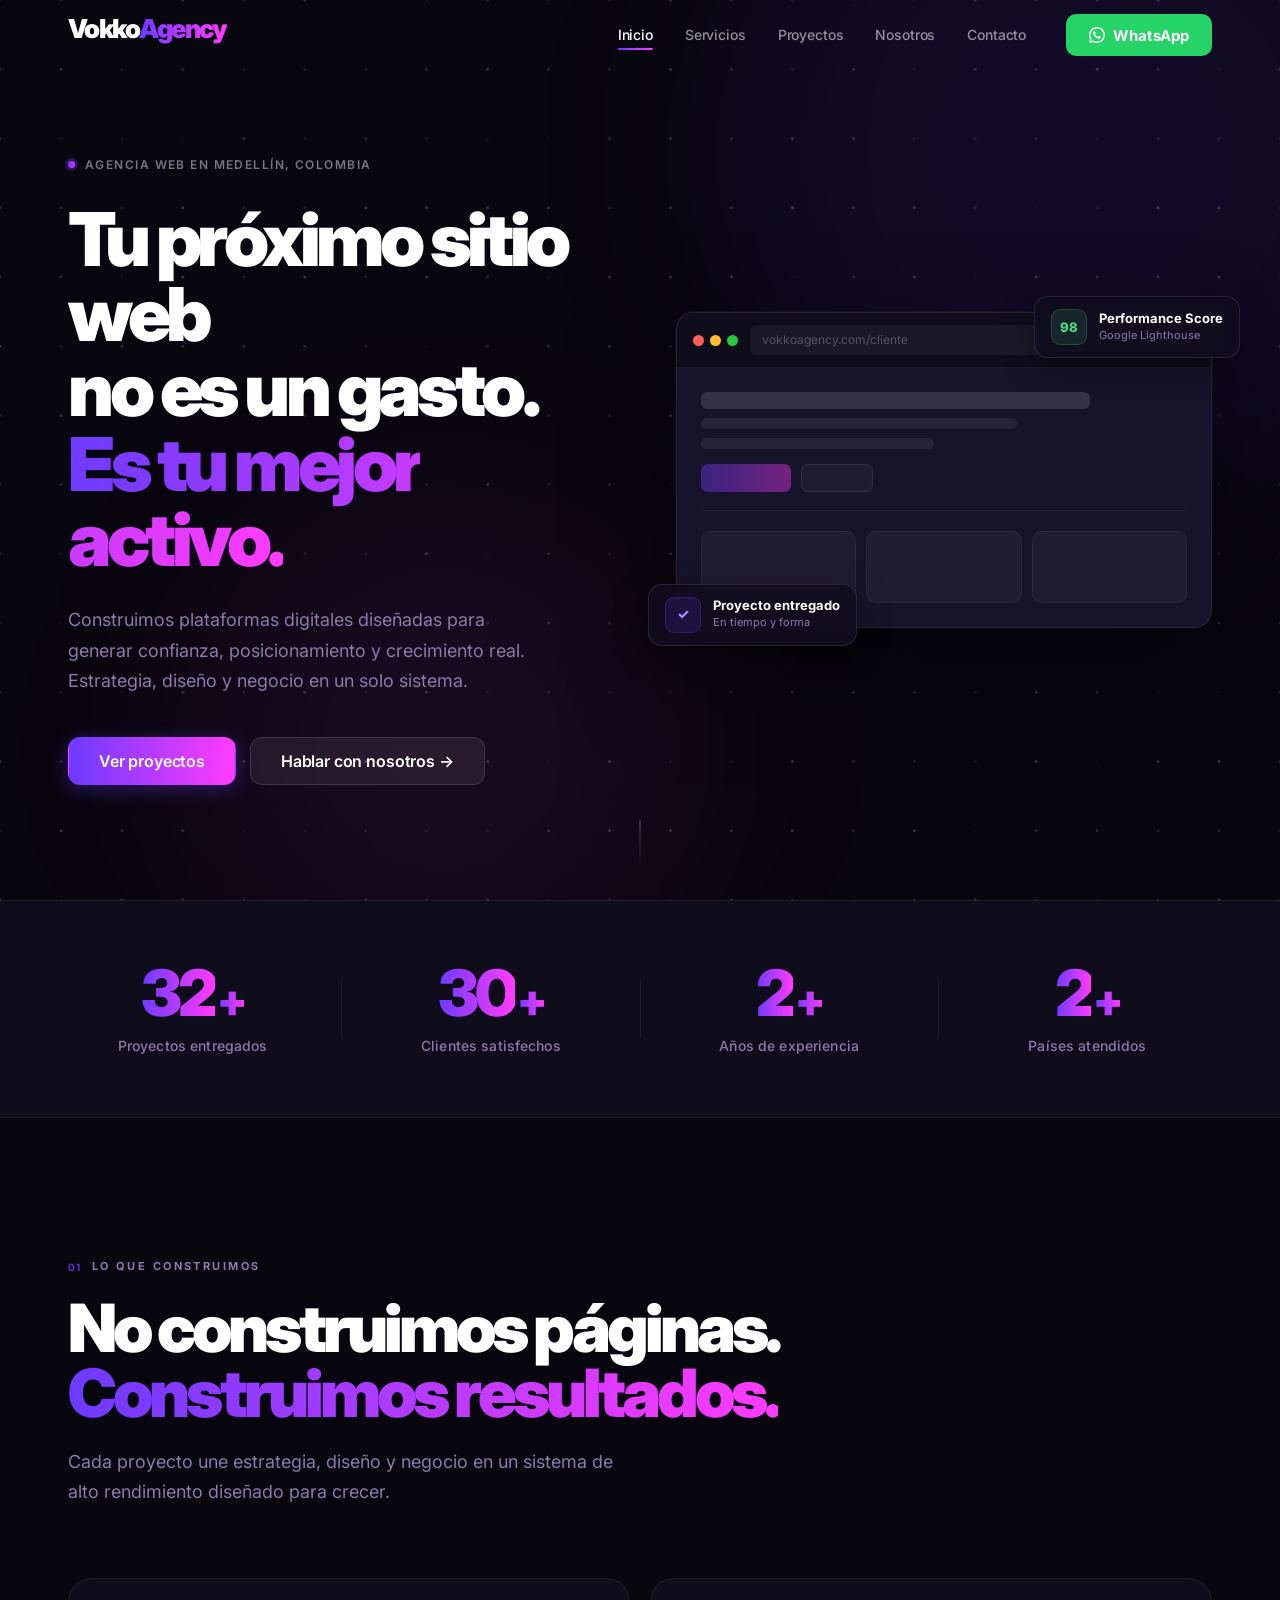
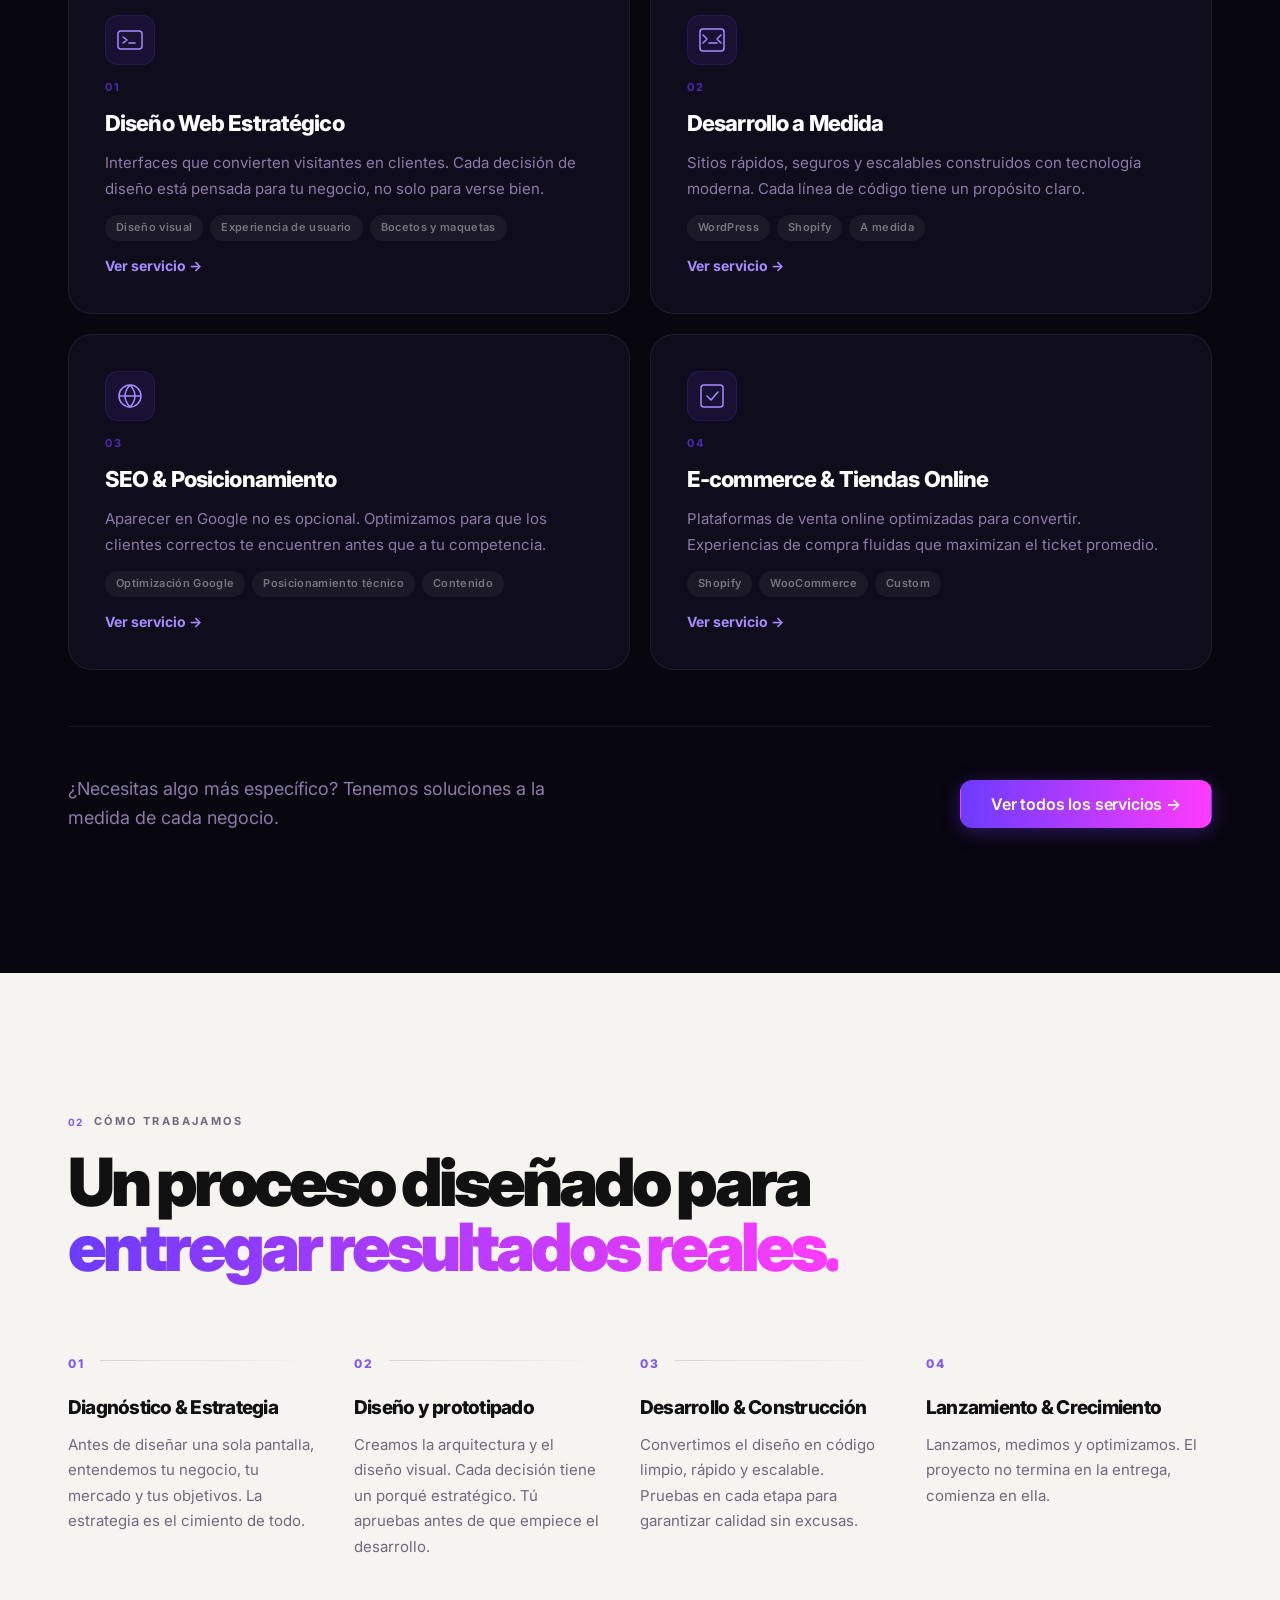
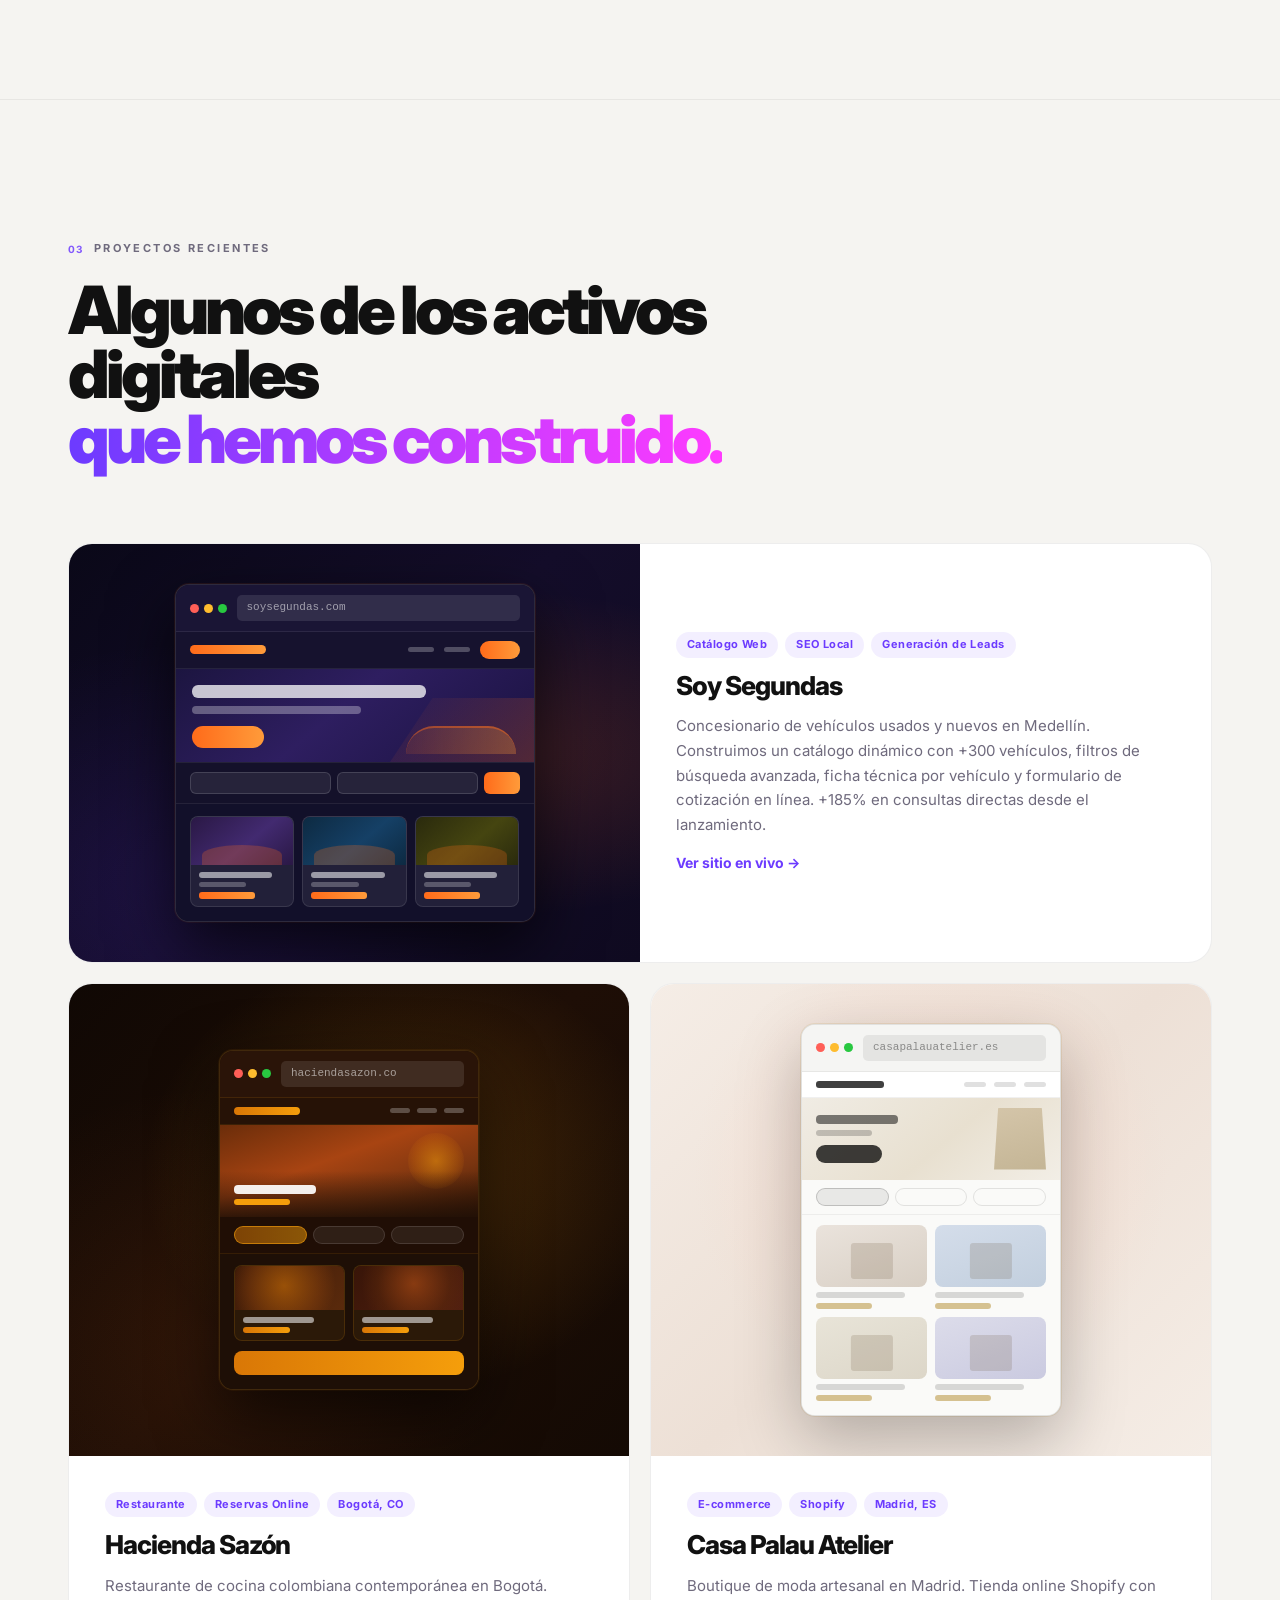
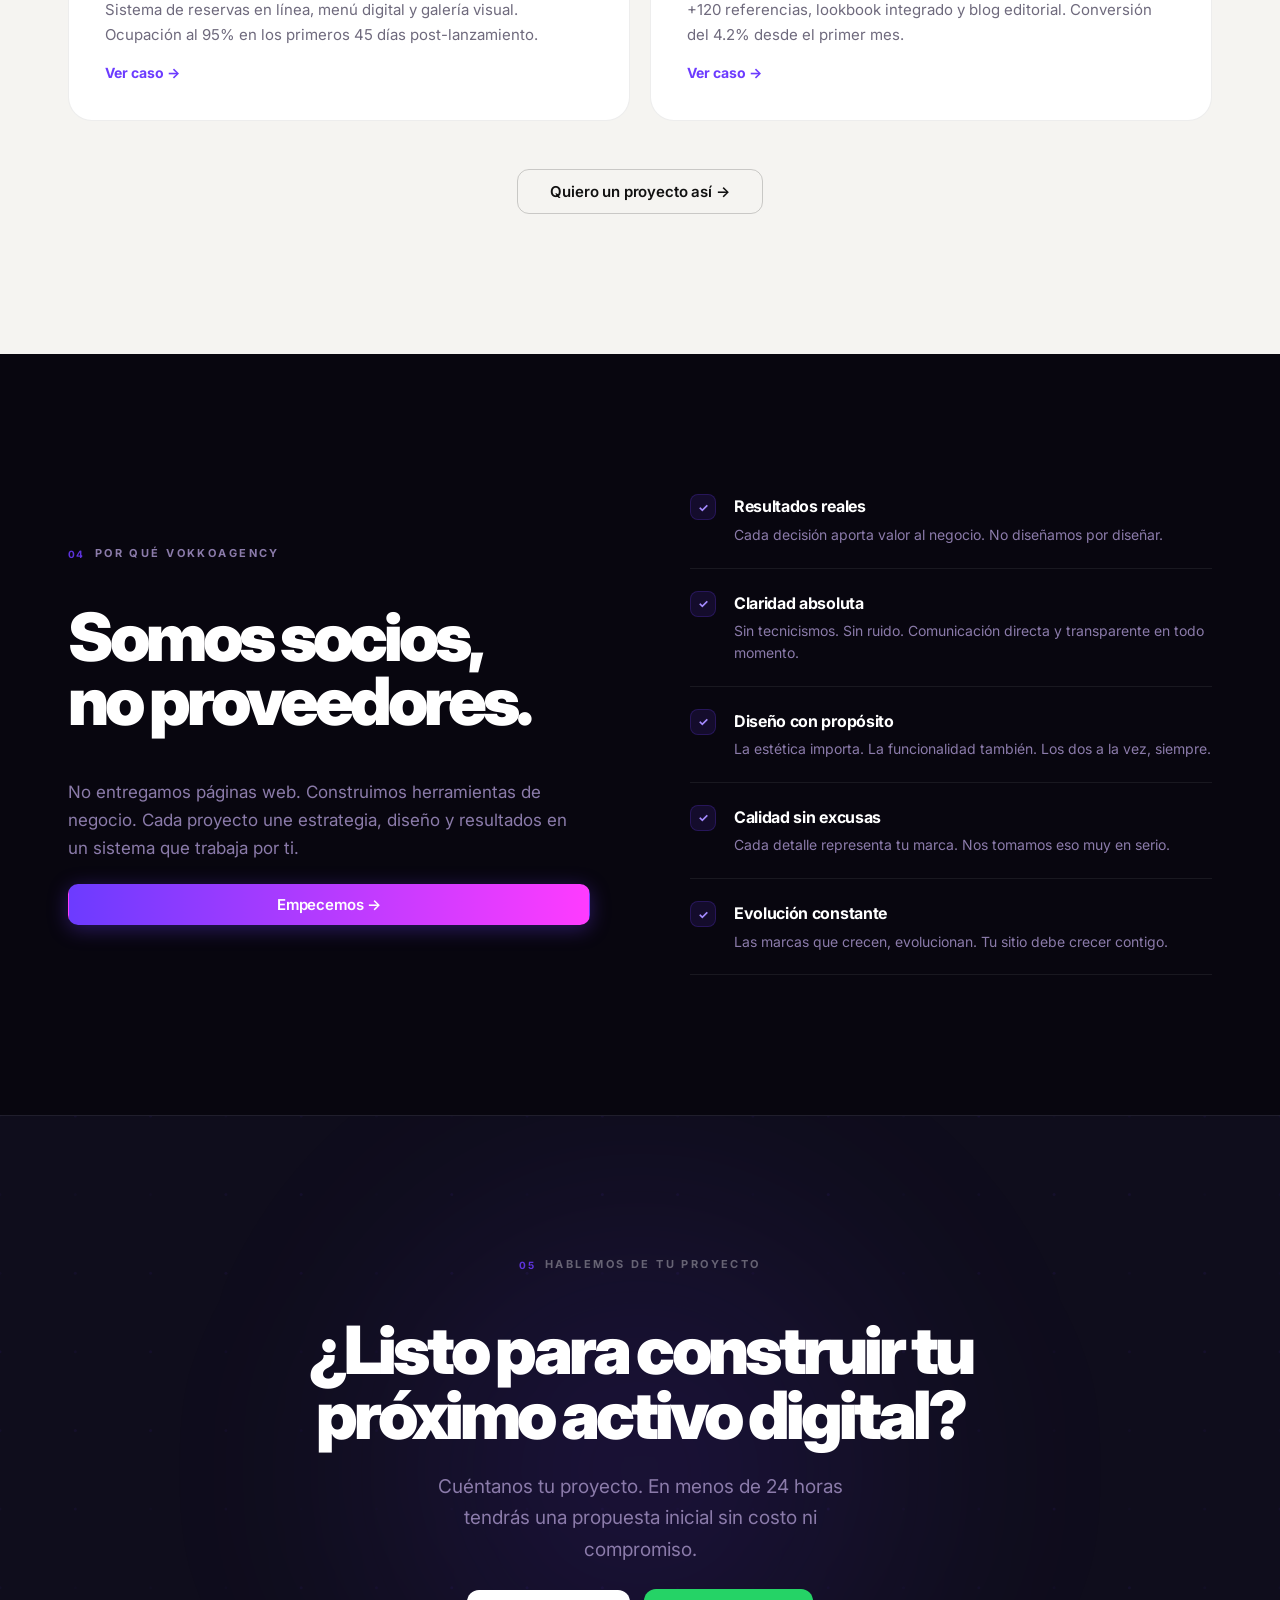
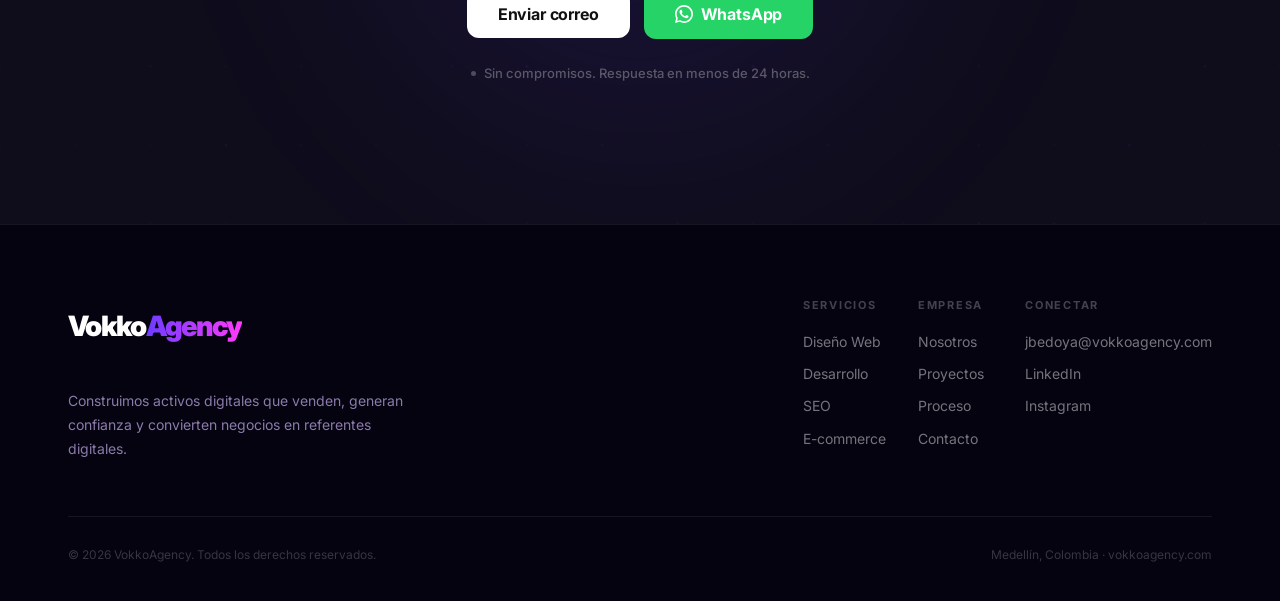
<file: index.html>
<!DOCTYPE html>
<html lang="es">
<head>
  <meta charset="UTF-8" />
  <meta name="viewport" content="width=device-width, initial-scale=1.0" />

  <!-- SEO Primary -->
  <title>VokkoAgency | Diseño y Desarrollo Web en Medellín, Colombia</title>
  <meta name="description" content="VokkoAgency: Diseñamos y construimos sitios web que venden, generan confianza y convierten negocios en referentes digitales. Agencia web líder en Medellín, Colombia y Latinoamérica." />
  <meta name="keywords" content="agencia web medellín, diseño web colombia, desarrollo web profesional, sitios web que convierten, agencia digital colombia, SEO medellín, e-commerce colombia" />
  <meta name="author" content="VokkoAgency" />
  <meta name="robots" content="index, follow" />
  <link rel="canonical" href="https://vokkoagency.com/" />

  <!-- Open Graph -->
  <meta property="og:type" content="website" />
  <meta property="og:url" content="https://vokkoagency.com/" />
  <meta property="og:title" content="VokkoAgency | Diseño y Desarrollo Web en Colombia" />
  <meta property="og:description" content="Construimos plataformas digitales que generan confianza, posicionamiento y crecimiento. Estrategia, diseño y negocio en un solo sistema." />
  <meta property="og:image" content="https://vokkoagency.com/assets/og-image.jpg" />
  <meta property="og:locale" content="es_CO" />
  <meta property="og:site_name" content="VokkoAgency" />

  <!-- Twitter Card -->
  <meta name="twitter:card" content="summary_large_image" />
  <meta name="twitter:title" content="VokkoAgency | Diseño y Desarrollo Web" />
  <meta name="twitter:description" content="Construimos plataformas digitales que generan confianza, posicionamiento y crecimiento." />
  <meta name="twitter:image" content="https://vokkoagency.com/assets/og-image.jpg" />

  <!-- Fonts -->
  <link rel="preconnect" href="https://fonts.googleapis.com" />
  <link rel="preconnect" href="https://fonts.gstatic.com" crossorigin />
  <link href="https://fonts.googleapis.com/css2?family=Inter:wght@300;400;500;600;700;900&display=swap" rel="stylesheet" />

  <!-- Schema.org Structured Data -->
  <script type="application/ld+json">
  {
    "@context": "https://schema.org",
    "@type": "ProfessionalService",
    "name": "VokkoAgency",
    "description": "Agencia de diseño y desarrollo web en Medellín, Colombia. Construimos sitios web que venden, generan confianza y convierten negocios en referentes digitales.",
    "url": "https://vokkoagency.com",
    "email": "jbedoya@vokkoagency.com",
    "areaServed": ["Colombia", "Latinoamérica"],
    "address": {
      "@type": "PostalAddress",
      "addressLocality": "Medellín",
      "addressRegion": "Antioquia",
      "addressCountry": "CO"
    },
    "knowsAbout": ["Diseño Web", "Desarrollo Web", "SEO", "UX/UI", "E-commerce"],
    "serviceType": ["Web Design", "Web Development", "SEO", "E-commerce", "UX/UI Design"],
    "sameAs": [
      "https://www.instagram.com/vokkoagency",
      "https://www.linkedin.com/company/vokkoagency"
    ]
  }
  </script>

  <link rel="stylesheet" href="css/style.css" />
</head>
<body>

  <!-- ====================================================
       NAVIGATION
  ===================================================== -->
  <header class="nav" id="nav" role="banner">
    <div class="nav-inner">
      <a href="index.html" class="nav-logo" aria-label="VokkoAgency — Inicio">
        <span class="logo-vokko">Vokko</span><span class="logo-agency">Agency</span>
      </a>

      <nav class="nav-links" aria-label="Navegación principal">
        <a href="index.html" class="nav-active">Inicio</a>
        <a href="servicios.html">Servicios</a>
        <a href="proyectos.html">Proyectos</a>
        <a href="nosotros.html">Nosotros</a>
        <a href="contacto.html">Contacto</a>
      </nav>

      <div class="nav-actions">
        <a href="https://wa.me/573013296309" class="btn btn-whatsapp" target="_blank" rel="noopener noreferrer">
          <svg width="16" height="16" viewBox="0 0 24 24" fill="currentColor" aria-hidden="true"><path d="M17.472 14.382c-.297-.149-1.758-.867-2.03-.967-.273-.099-.471-.148-.67.15-.197.297-.767.966-.94 1.164-.173.199-.347.223-.644.075-.297-.15-1.255-.463-2.39-1.475-.883-.788-1.48-1.761-1.653-2.059-.173-.297-.018-.458.13-.606.134-.133.298-.347.446-.52.149-.174.198-.298.298-.497.099-.198.05-.371-.025-.52-.075-.149-.669-1.612-.916-2.207-.242-.579-.487-.5-.669-.51-.173-.008-.371-.01-.57-.01-.198 0-.52.074-.792.372-.272.297-1.04 1.016-1.04 2.479 0 1.462 1.065 2.875 1.213 3.074.149.198 2.096 3.2 5.077 4.487.709.306 1.262.489 1.694.625.712.227 1.36.195 1.871.118.571-.085 1.758-.719 2.006-1.413.248-.694.248-1.289.173-1.413-.074-.124-.272-.198-.57-.347z"/><path d="M12.005 0C5.376 0 0 5.372 0 11.997c0 2.117.554 4.104 1.523 5.828L.057 23.925l6.256-1.439A11.938 11.938 0 0012.005 24C18.63 24 24 18.625 24 11.997 24 5.372 18.63 0 12.005 0zm0 21.818a9.814 9.814 0 01-5.003-1.368l-.358-.213-3.714.854.882-3.617-.235-.372A9.79 9.79 0 012.19 11.997c0-5.42 4.399-9.82 9.815-9.82 5.418 0 9.818 4.4 9.818 9.82 0 5.417-4.4 9.821-9.818 9.821z"/></svg>
          WhatsApp
        </a>
      </div>

      <button class="nav-hamburger" id="hamburger" aria-label="Abrir menú" aria-expanded="false">
        <span></span>
        <span></span>
        <span></span>
      </button>
    </div>

    <div class="nav-mobile" id="mobileMenu" role="navigation" aria-label="Menú móvil">
      <a href="index.html">Inicio</a>
      <a href="servicios.html">Servicios</a>
      <a href="proyectos.html">Proyectos</a>
      <a href="nosotros.html">Nosotros</a>
      <a href="contacto.html">Contacto</a>
      <a href="https://wa.me/573013296309" class="btn btn-whatsapp mobile-cta" target="_blank" rel="noopener noreferrer">WhatsApp</a>
    </div>
  </header>

  <!-- ====================================================
       HERO
  ===================================================== -->
  <main>
    <section class="hero" id="inicio" aria-labelledby="hero-heading">
      <div class="hero-bg">
        <div class="hero-dots" id="heroDots" aria-hidden="true"></div>
        <div class="hero-glow hero-glow-1" aria-hidden="true"></div>
        <div class="hero-glow hero-glow-2" aria-hidden="true"></div>
      </div>

      <div class="container">
        <div class="hero-content">
          <div class="hero-eyebrow reveal">
            <span class="dot-pulse" aria-hidden="true"></span>
            Agencia Web en Medellín, Colombia
          </div>

          <h1 class="hero-title reveal" id="hero-heading">
            Tu próximo sitio web<br>
            no es un gasto.<br>
            <span class="text-gradient">Es tu mejor activo.</span>
          </h1>

          <p class="hero-description reveal">
            Construimos plataformas digitales diseñadas para generar confianza, posicionamiento y crecimiento real. Estrategia, diseño y negocio en un solo sistema.
          </p>

          <div class="hero-ctas reveal">
            <a href="proyectos.html" class="btn btn-primary btn-lg">Ver proyectos</a>
            <a href="contacto.html" class="btn btn-ghost btn-lg">Hablar con nosotros →</a>
          </div>
        </div>

        <div class="hero-visual reveal" aria-hidden="true">
          <div class="browser-mockup">
            <div class="browser-bar">
              <div class="browser-dots">
                <span></span><span></span><span></span>
              </div>
              <div class="browser-url">vokkoagency.com/cliente</div>
            </div>
            <div class="browser-content">
              <div class="mock-hero-block">
                <div class="mock-line mock-line-title"></div>
                <div class="mock-line mock-line-sub"></div>
                <div class="mock-line mock-line-sub short"></div>
                <div class="mock-cta-row">
                  <div class="mock-btn mock-btn-primary"></div>
                  <div class="mock-btn mock-btn-ghost"></div>
                </div>
              </div>
              <div class="mock-cards">
                <div class="mock-card"></div>
                <div class="mock-card"></div>
                <div class="mock-card"></div>
              </div>
            </div>
          </div>

          <div class="float-badge float-badge-1">
            <span class="badge-icon badge-icon-check">✓</span>
            <div>
              <div class="badge-label">Proyecto entregado</div>
              <div class="badge-sub">En tiempo y forma</div>
            </div>
          </div>

          <div class="float-badge float-badge-2">
            <span class="badge-icon badge-icon-score">98</span>
            <div>
              <div class="badge-label">Performance Score</div>
              <div class="badge-sub">Google Lighthouse</div>
            </div>
          </div>
        </div>
      </div>

      <div class="hero-scroll-hint" aria-hidden="true">
        <div class="scroll-line"></div>
      </div>
    </section>

    <!-- ====================================================
         STATS BAR
    ===================================================== -->
    <section class="stats-bar" aria-label="Cifras clave">
      <div class="container">
        <div class="stats-grid">

          <div class="stat-item reveal">
            <div class="stat-value">
              <span class="stat-number" data-target="33">0</span><span class="stat-suffix">+</span>
            </div>
            <div class="stat-label">Proyectos entregados</div>
          </div>

          <div class="stat-divider" aria-hidden="true"></div>

          <div class="stat-item reveal">
            <div class="stat-value">
              <span class="stat-number" data-target="31">0</span><span class="stat-suffix">+</span>
            </div>
            <div class="stat-label">Clientes satisfechos</div>
          </div>

          <div class="stat-divider" aria-hidden="true"></div>

          <div class="stat-item reveal">
            <div class="stat-value">
              <span class="stat-number" data-target="3">0</span><span class="stat-suffix">+</span>
            </div>
            <div class="stat-label">Años de experiencia</div>
          </div>

          <div class="stat-divider" aria-hidden="true"></div>

          <div class="stat-item reveal">
            <div class="stat-value">
              <span class="stat-number" data-target="3">0</span><span class="stat-suffix">+</span>
            </div>
            <div class="stat-label">Países atendidos</div>
          </div>

        </div>
      </div>
    </section>

    <!-- ====================================================
         SERVICES
    ===================================================== -->
    <section class="services" id="servicios" aria-labelledby="services-heading">
      <div class="container">
        <div class="section-header reveal">
          <div class="section-eyebrow">
            <span class="eyebrow-number" aria-hidden="true">01</span>
            Lo que construimos
          </div>
          <h2 class="section-title" id="services-heading">
            No construimos páginas.<br>
            <span class="text-gradient">Construimos resultados.</span>
          </h2>
          <p class="section-description">
            Cada proyecto une estrategia, diseño y negocio en un sistema de alto rendimiento diseñado para crecer.
          </p>
        </div>

        <div class="services-grid" role="list">

          <article class="service-card reveal" role="listitem" data-delay="0">
            <div class="service-icon" aria-hidden="true">
              <svg width="28" height="28" viewBox="0 0 28 28" fill="none" xmlns="http://www.w3.org/2000/svg">
                <rect x="2" y="5" width="24" height="18" rx="3" stroke="currentColor" stroke-width="1.5"/>
                <path d="M7 11L11 14L7 17M13 17H19" stroke="currentColor" stroke-width="1.5" stroke-linecap="round" stroke-linejoin="round"/>
              </svg>
            </div>
            <span class="service-number" aria-hidden="true">01</span>
            <h3 class="service-title">Diseño Web Estratégico</h3>
            <p class="service-description">Interfaces que convierten visitantes en clientes. Cada decisión de diseño está pensada para tu negocio, no solo para verse bien.</p>
            <div class="service-tags" aria-label="Especialidades">
              <span>Diseño visual</span>
              <span>Experiencia de usuario</span>
              <span>Bocetos y maquetas</span>
            </div>
            <a href="servicios.html" class="service-link">Ver servicio →</a>
          </article>

          <article class="service-card reveal" role="listitem" data-delay="1">
            <div class="service-icon" aria-hidden="true">
              <svg width="28" height="28" viewBox="0 0 28 28" fill="none" xmlns="http://www.w3.org/2000/svg">
                <path d="M5 9L9 13L5 17M11 17H19M23 9L19 13L23 17" stroke="currentColor" stroke-width="1.5" stroke-linecap="round" stroke-linejoin="round"/>
                <rect x="2" y="3" width="24" height="22" rx="3" stroke="currentColor" stroke-width="1.5"/>
              </svg>
            </div>
            <span class="service-number" aria-hidden="true">02</span>
            <h3 class="service-title">Desarrollo a Medida</h3>
            <p class="service-description">Sitios rápidos, seguros y escalables construidos con tecnología moderna. Cada línea de código tiene un propósito claro.</p>
            <div class="service-tags" aria-label="Plataformas">
              <span>WordPress</span>
              <span>Shopify</span>
              <span>A medida</span>
            </div>
            <a href="servicios.html" class="service-link">Ver servicio →</a>
          </article>

          <article class="service-card reveal" role="listitem" data-delay="2">
            <div class="service-icon" aria-hidden="true">
              <svg width="28" height="28" viewBox="0 0 28 28" fill="none" xmlns="http://www.w3.org/2000/svg">
                <circle cx="14" cy="14" r="11" stroke="currentColor" stroke-width="1.5"/>
                <path d="M14 3C14 3 9 8.5 9 14C9 19.5 14 25 14 25" stroke="currentColor" stroke-width="1.5"/>
                <path d="M14 3C14 3 19 8.5 19 14C19 19.5 14 25 14 25" stroke="currentColor" stroke-width="1.5"/>
                <path d="M3 14H25" stroke="currentColor" stroke-width="1.5"/>
              </svg>
            </div>
            <span class="service-number" aria-hidden="true">03</span>
            <h3 class="service-title">SEO & Posicionamiento</h3>
            <p class="service-description">Aparecer en Google no es opcional. Optimizamos para que los clientes correctos te encuentren antes que a tu competencia.</p>
            <div class="service-tags" aria-label="Especialidades">
              <span>Optimización Google</span>
              <span>Posicionamiento técnico</span>
              <span>Contenido</span>
            </div>
            <a href="servicios.html" class="service-link">Ver servicio →</a>
          </article>

          <article class="service-card reveal" role="listitem" data-delay="3">
            <div class="service-icon" aria-hidden="true">
              <svg width="28" height="28" viewBox="0 0 28 28" fill="none" xmlns="http://www.w3.org/2000/svg">
                <rect x="3" y="3" width="22" height="22" rx="3" stroke="currentColor" stroke-width="1.5"/>
                <path d="M9 14L13 18L20 10" stroke="currentColor" stroke-width="1.5" stroke-linecap="round" stroke-linejoin="round"/>
              </svg>
            </div>
            <span class="service-number" aria-hidden="true">04</span>
            <h3 class="service-title">E-commerce & Tiendas Online</h3>
            <p class="service-description">Plataformas de venta online optimizadas para convertir. Experiencias de compra fluidas que maximizan el ticket promedio.</p>
            <div class="service-tags" aria-label="Plataformas">
              <span>Shopify</span>
              <span>WooCommerce</span>
              <span>Custom</span>
            </div>
            <a href="servicios.html" class="service-link">Ver servicio →</a>
          </article>

        </div>

        <div class="services-footer reveal">
          <p class="services-footer-text">¿Necesitas algo más específico? Tenemos soluciones a la medida de cada negocio.</p>
          <a href="servicios.html" class="btn btn-primary btn-lg">Ver todos los servicios →</a>
        </div>

      </div>
    </section>

    <!-- ====================================================
         PROCESS
    ===================================================== -->
    <section class="process" id="proceso" aria-labelledby="process-heading">
      <div class="container">
        <div class="section-header reveal">
          <div class="section-eyebrow">
            <span class="eyebrow-number" aria-hidden="true">02</span>
            Cómo trabajamos
          </div>
          <h2 class="section-title" id="process-heading">
            Un proceso diseñado para<br>
            <span class="text-gradient">entregar resultados reales.</span>
          </h2>
        </div>

        <ol class="process-steps" aria-label="Pasos del proceso">

          <li class="process-step reveal">
            <div class="step-header">
              <div class="step-number" aria-label="Paso 1">01</div>
              <div class="step-connector" aria-hidden="true"></div>
            </div>
            <div class="step-content">
              <h3 class="step-title">Diagnóstico & Estrategia</h3>
              <p class="step-description">Antes de diseñar una sola pantalla, entendemos tu negocio, tu mercado y tus objetivos. La estrategia es el cimiento de todo.</p>
            </div>
          </li>

          <li class="process-step reveal">
            <div class="step-header">
              <div class="step-number" aria-label="Paso 2">02</div>
              <div class="step-connector" aria-hidden="true"></div>
            </div>
            <div class="step-content">
              <h3 class="step-title">Diseño y prototipado</h3>
              <p class="step-description">Creamos la arquitectura y el diseño visual. Cada decisión tiene un porqué estratégico. Tú apruebas antes de que empiece el desarrollo.</p>
            </div>
          </li>

          <li class="process-step reveal">
            <div class="step-header">
              <div class="step-number" aria-label="Paso 3">03</div>
              <div class="step-connector" aria-hidden="true"></div>
            </div>
            <div class="step-content">
              <h3 class="step-title">Desarrollo & Construcción</h3>
              <p class="step-description">Convertimos el diseño en código limpio, rápido y escalable. Pruebas en cada etapa para garantizar calidad sin excusas.</p>
            </div>
          </li>

          <li class="process-step reveal">
            <div class="step-header">
              <div class="step-number" aria-label="Paso 4">04</div>
            </div>
            <div class="step-content">
              <h3 class="step-title">Lanzamiento & Crecimiento</h3>
              <p class="step-description">Lanzamos, medimos y optimizamos. El proyecto no termina en la entrega, comienza en ella.</p>
            </div>
          </li>

        </ol>
      </div>
    </section>

    <!-- ====================================================
         PROJECTS
    ===================================================== -->
    <section class="projects" id="proyectos" aria-labelledby="projects-heading">
      <div class="container">
        <div class="section-header reveal">
          <div class="section-eyebrow">
            <span class="eyebrow-number" aria-hidden="true">03</span>
            Proyectos recientes
          </div>
          <h2 class="section-title" id="projects-heading">
            Algunos de los activos digitales<br>
            <span class="text-gradient">que hemos construido.</span>
          </h2>
        </div>

        <div class="projects-grid">

          <!-- Proyecto 1: Soy Segundas (REAL) -->
          <article class="project-card project-featured reveal">
            <div class="project-visual pv-segundas" aria-hidden="true">
              <div class="project-mockup pm-segundas">
                <!-- Browser chrome -->
                <div class="pm-bar">
                  <div class="pm-bar-dots"><span></span><span></span><span></span></div>
                  <div class="pm-bar-url">soysegundas.com</div>
                </div>
                <!-- Site navigation -->
                <div class="pm-seg-nav">
                  <div class="pm-seg-logo"></div>
                  <div class="pm-seg-navlinks">
                    <div class="pm-seg-navlink"></div>
                    <div class="pm-seg-navlink"></div>
                    <div class="pm-seg-navbtn"></div>
                  </div>
                </div>
                <!-- Hero section -->
                <div class="pm-car-hero">
                  <div class="pm-car-title"></div>
                  <div class="pm-car-sub"></div>
                  <div class="pm-car-cta"></div>
                </div>
                <!-- Search/filter bar -->
                <div class="pm-seg-search">
                  <div class="pm-seg-filter"></div>
                  <div class="pm-seg-filter"></div>
                  <div class="pm-seg-searchbtn"></div>
                </div>
                <!-- Vehicle cards -->
                <div class="pm-seg-grid">
                  <div class="pm-seg-card">
                    <div class="pm-seg-car-img"></div>
                    <div class="pm-seg-card-info">
                      <div class="pm-seg-car-name"></div>
                      <div class="pm-seg-car-year"></div>
                      <div class="pm-seg-car-price"></div>
                    </div>
                  </div>
                  <div class="pm-seg-card">
                    <div class="pm-seg-car-img pm-seg-car-img-2"></div>
                    <div class="pm-seg-card-info">
                      <div class="pm-seg-car-name"></div>
                      <div class="pm-seg-car-year"></div>
                      <div class="pm-seg-car-price"></div>
                    </div>
                  </div>
                  <div class="pm-seg-card">
                    <div class="pm-seg-car-img pm-seg-car-img-3"></div>
                    <div class="pm-seg-card-info">
                      <div class="pm-seg-car-name"></div>
                      <div class="pm-seg-car-year"></div>
                      <div class="pm-seg-car-price"></div>
                    </div>
                  </div>
                </div>
              </div>
            </div>
            <div class="project-info">
              <div class="project-tags">
                <span>Catálogo Web</span>
                <span>SEO Local</span>
                <span>Generación de Leads</span>
              </div>
              <h3 class="project-title">Soy Segundas</h3>
              <p class="project-desc">Concesionario de vehículos usados y nuevos en Medellín. Construimos un catálogo dinámico con +300 vehículos, filtros de búsqueda avanzada, ficha técnica por vehículo y formulario de cotización en línea. +185% en consultas directas desde el lanzamiento.</p>
              <a href="https://soysegundas.com/" target="_blank" rel="noopener noreferrer" class="project-link">Ver sitio en vivo →</a>
            </div>
          </article>

          <!-- Proyecto 2: Hacienda Sazón (ejemplo de trabajo) -->
          <article class="project-card reveal">
            <div class="project-visual pv-sazon" aria-hidden="true">
              <div class="project-mockup pm-sazon">
                <!-- Browser chrome -->
                <div class="pm-bar pm-bar-dark">
                  <div class="pm-bar-dots"><span></span><span></span><span></span></div>
                  <div class="pm-bar-url">haciendasazon.co</div>
                </div>
                <!-- Restaurant nav -->
                <div class="pm-saz-nav">
                  <div class="pm-saz-logo"></div>
                  <div class="pm-saz-navlinks">
                    <div class="pm-saz-navlink"></div>
                    <div class="pm-saz-navlink"></div>
                    <div class="pm-saz-navlink"></div>
                  </div>
                </div>
                <!-- Hero food image -->
                <div class="pm-saz-hero">
                  <div class="pm-saz-hero-text">
                    <div class="pm-saz-hero-title"></div>
                    <div class="pm-saz-hero-sub"></div>
                  </div>
                </div>
                <!-- Category tabs -->
                <div class="pm-saz-cats">
                  <div class="pm-saz-cat active"></div>
                  <div class="pm-saz-cat"></div>
                  <div class="pm-saz-cat"></div>
                </div>
                <!-- Food cards + Reserve button -->
                <div class="pm-saz-body">
                  <div class="pm-saz-foodgrid">
                    <div class="pm-saz-foodcard">
                      <div class="pm-saz-food-img"></div>
                      <div class="pm-saz-food-info">
                        <div class="pm-saz-food-name"></div>
                        <div class="pm-saz-food-price"></div>
                      </div>
                    </div>
                    <div class="pm-saz-foodcard">
                      <div class="pm-saz-food-img pm-saz-food-img-2"></div>
                      <div class="pm-saz-food-info">
                        <div class="pm-saz-food-name"></div>
                        <div class="pm-saz-food-price"></div>
                      </div>
                    </div>
                  </div>
                  <div class="pm-saz-reserve"></div>
                </div>
              </div>
            </div>
            <div class="project-info">
              <div class="project-tags">
                <span>Restaurante</span>
                <span>Reservas Online</span>
                <span>Bogotá, CO</span>
              </div>
              <h3 class="project-title">Hacienda Sazón</h3>
              <p class="project-desc">Restaurante de cocina colombiana contemporánea en Bogotá. Sistema de reservas en línea, menú digital y galería visual. Ocupación al 95% en los primeros 45 días post-lanzamiento.</p>
              <a href="contacto.html" class="project-link">Ver caso →</a>
            </div>
          </article>

          <!-- Proyecto 3: Casa Palau Atelier (ejemplo de trabajo) -->
          <article class="project-card reveal">
            <div class="project-visual pv-palau" aria-hidden="true">
              <div class="project-mockup pm-palau">
                <!-- Browser chrome -->
                <div class="pm-bar pm-bar-light">
                  <div class="pm-bar-dots pm-bar-dots-light"><span></span><span></span><span></span></div>
                  <div class="pm-bar-url pm-bar-url-light">casapalauatelier.es</div>
                </div>
                <!-- Boutique nav -->
                <div class="pm-pal-nav">
                  <div class="pm-pal-logo"></div>
                  <div class="pm-pal-navlinks">
                    <div class="pm-pal-navlink"></div>
                    <div class="pm-pal-navlink"></div>
                    <div class="pm-pal-navlink"></div>
                  </div>
                </div>
                <!-- Fashion banner -->
                <div class="pm-pal-banner">
                  <div class="pm-pal-banner-text">
                    <div class="pm-pal-banner-title"></div>
                    <div class="pm-pal-banner-sub"></div>
                    <div class="pm-pal-banner-cta"></div>
                  </div>
                </div>
                <!-- Filter bar -->
                <div class="pm-pal-filters">
                  <div class="pm-pal-filter active"></div>
                  <div class="pm-pal-filter"></div>
                  <div class="pm-pal-filter"></div>
                </div>
                <!-- Product grid -->
                <div class="pm-pal-body">
                  <div class="pm-pal-grid">
                    <div class="pm-pal-productcard">
                      <div class="pm-pal-product-img pm-pal-product-img-1"></div>
                      <div class="pm-pal-product-name"></div>
                      <div class="pm-pal-product-price"></div>
                    </div>
                    <div class="pm-pal-productcard">
                      <div class="pm-pal-product-img pm-pal-product-img-2"></div>
                      <div class="pm-pal-product-name"></div>
                      <div class="pm-pal-product-price"></div>
                    </div>
                    <div class="pm-pal-productcard">
                      <div class="pm-pal-product-img pm-pal-product-img-3"></div>
                      <div class="pm-pal-product-name"></div>
                      <div class="pm-pal-product-price"></div>
                    </div>
                    <div class="pm-pal-productcard">
                      <div class="pm-pal-product-img pm-pal-product-img-4"></div>
                      <div class="pm-pal-product-name"></div>
                      <div class="pm-pal-product-price"></div>
                    </div>
                  </div>
                </div>
              </div>
            </div>
            <div class="project-info">
              <div class="project-tags">
                <span>E-commerce</span>
                <span>Shopify</span>
                <span>Madrid, ES</span>
              </div>
              <h3 class="project-title">Casa Palau Atelier</h3>
              <p class="project-desc">Boutique de moda artesanal en Madrid. Tienda online Shopify con +120 referencias, lookbook integrado y blog editorial. Conversión del 4.2% desde el primer mes.</p>
              <a href="contacto.html" class="project-link">Ver caso →</a>
            </div>
          </article>

        </div>

        <div class="projects-cta reveal">
          <a href="contacto.html" class="btn btn-outline">Quiero un proyecto así →</a>
        </div>
      </div>
    </section>

    <!-- ====================================================
         WHY VOKKO
    ===================================================== -->
    <section class="why-vokko" id="nosotros" aria-labelledby="why-heading">
      <div class="container">
        <div class="why-grid">

          <div class="why-left reveal">
            <div class="section-eyebrow">
              <span class="eyebrow-number" aria-hidden="true">04</span>
              Por qué VokkoAgency
            </div>
            <h2 class="section-title" id="why-heading">
              Somos socios,<br>
              no proveedores.
            </h2>
            <p class="section-description">
              No entregamos páginas web. Construimos herramientas de negocio. Cada proyecto une estrategia, diseño y resultados en un sistema que trabaja por ti.
            </p>
            <a href="contacto.html" class="btn btn-primary">Empecemos →</a>
          </div>

          <div class="why-right">
            <ul class="values-list" aria-label="Nuestros valores">

              <li class="value-item reveal">
                <div class="value-check" aria-hidden="true">✓</div>
                <div>
                  <div class="value-name">Resultados reales</div>
                  <div class="value-desc">Cada decisión aporta valor al negocio. No diseñamos por diseñar.</div>
                </div>
              </li>

              <li class="value-item reveal">
                <div class="value-check" aria-hidden="true">✓</div>
                <div>
                  <div class="value-name">Claridad absoluta</div>
                  <div class="value-desc">Sin tecnicismos. Sin ruido. Comunicación directa y transparente en todo momento.</div>
                </div>
              </li>

              <li class="value-item reveal">
                <div class="value-check" aria-hidden="true">✓</div>
                <div>
                  <div class="value-name">Diseño con propósito</div>
                  <div class="value-desc">La estética importa. La funcionalidad también. Los dos a la vez, siempre.</div>
                </div>
              </li>

              <li class="value-item reveal">
                <div class="value-check" aria-hidden="true">✓</div>
                <div>
                  <div class="value-name">Calidad sin excusas</div>
                  <div class="value-desc">Cada detalle representa tu marca. Nos tomamos eso muy en serio.</div>
                </div>
              </li>

              <li class="value-item reveal">
                <div class="value-check" aria-hidden="true">✓</div>
                <div>
                  <div class="value-name">Evolución constante</div>
                  <div class="value-desc">Las marcas que crecen, evolucionan. Tu sitio debe crecer contigo.</div>
                </div>
              </li>

            </ul>
          </div>

        </div>
      </div>
    </section>

    <!-- ====================================================
         CTA SECTION
    ===================================================== -->
    <section class="cta-section" id="contacto" aria-labelledby="cta-heading">
      <div class="cta-bg" aria-hidden="true">
        <div class="cta-glow"></div>
        <div class="cta-dots" id="ctaDots"></div>
      </div>
      <div class="container">
        <div class="cta-content reveal">
          <div class="section-eyebrow eyebrow-muted">
            <span class="eyebrow-number" aria-hidden="true">05</span>
            Hablemos de tu proyecto
          </div>
          <h2 class="cta-title" id="cta-heading">
            ¿Listo para construir tu<br>
            próximo activo digital?
          </h2>
          <p class="cta-description">
            Cuéntanos tu proyecto. En menos de 24 horas tendrás una propuesta inicial sin costo ni compromiso.
          </p>
          <div class="cta-actions">
            <a href="mailto:jbedoya@vokkoagency.com" class="btn btn-white btn-lg">Enviar correo</a>
            <a href="https://wa.me/573013296309" class="btn btn-whatsapp btn-lg" target="_blank" rel="noopener noreferrer">
              <svg width="18" height="18" viewBox="0 0 24 24" fill="currentColor" aria-hidden="true"><path d="M17.472 14.382c-.297-.149-1.758-.867-2.03-.967-.273-.099-.471-.148-.67.15-.197.297-.767.966-.94 1.164-.173.199-.347.223-.644.075-.297-.15-1.255-.463-2.39-1.475-.883-.788-1.48-1.761-1.653-2.059-.173-.297-.018-.458.13-.606.134-.133.298-.347.446-.52.149-.174.198-.298.298-.497.099-.198.05-.371-.025-.52-.075-.149-.669-1.612-.916-2.207-.242-.579-.487-.5-.669-.51-.173-.008-.371-.01-.57-.01-.198 0-.52.074-.792.372-.272.297-1.04 1.016-1.04 2.479 0 1.462 1.065 2.875 1.213 3.074.149.198 2.096 3.2 5.077 4.487.709.306 1.262.489 1.694.625.712.227 1.36.195 1.871.118.571-.085 1.758-.719 2.006-1.413.248-.694.248-1.289.173-1.413-.074-.124-.272-.198-.57-.347z"/><path d="M12.005 0C5.376 0 0 5.372 0 11.997c0 2.117.554 4.104 1.523 5.828L.057 23.925l6.256-1.439A11.938 11.938 0 0012.005 24C18.63 24 24 18.625 24 11.997 24 5.372 18.63 0 12.005 0zm0 21.818a9.814 9.814 0 01-5.003-1.368l-.358-.213-3.714.854.882-3.617-.235-.372A9.79 9.79 0 012.19 11.997c0-5.42 4.399-9.82 9.815-9.82 5.418 0 9.818 4.4 9.818 9.82 0 5.417-4.4 9.821-9.818 9.821z"/></svg>
              WhatsApp
            </a>
          </div>
          <p class="cta-note">
            <span class="dot-dot" aria-hidden="true"></span>
            Sin compromisos. Respuesta en menos de 24 horas.
          </p>
        </div>
      </div>
    </section>

  </main>

  <!-- ====================================================
       FOOTER
  ===================================================== -->
  <footer class="footer" role="contentinfo">
    <div class="container">
      <div class="footer-top">

        <div class="footer-brand">
          <a href="index.html" class="nav-logo footer-logo" aria-label="VokkoAgency">
            <span class="logo-vokko">Vokko</span><span class="logo-agency">Agency</span>
          </a>
          <p class="footer-tagline">
            Construimos activos digitales que venden, generan confianza y convierten negocios en referentes digitales.
          </p>
        </div>

        <nav class="footer-links" aria-label="Links del pie de página">
          <div class="footer-col">
            <div class="footer-col-title">Servicios</div>
            <a href="servicios.html">Diseño Web</a>
            <a href="servicios.html">Desarrollo</a>
            <a href="servicios.html">SEO</a>
            <a href="servicios.html">E-commerce</a>
          </div>
          <div class="footer-col">
            <div class="footer-col-title">Empresa</div>
            <a href="nosotros.html">Nosotros</a>
            <a href="proyectos.html">Proyectos</a>
            <a href="index.html#proceso">Proceso</a>
            <a href="contacto.html">Contacto</a>
          </div>
          <div class="footer-col">
            <div class="footer-col-title">Conectar</div>
            <a href="mailto:jbedoya@vokkoagency.com">jbedoya@vokkoagency.com</a>
            <a href="#" rel="noopener noreferrer">LinkedIn</a>
            <a href="#" rel="noopener noreferrer">Instagram</a>
          </div>
        </nav>

      </div>

      <div class="footer-bottom">
        <p class="footer-legal">© 2026 VokkoAgency. Todos los derechos reservados.</p>
        <p class="footer-location">Medellín, Colombia · vokkoagency.com</p>
      </div>
    </div>
  </footer>

  <script src="js/main.js"></script>
</body>
</html>
</file>
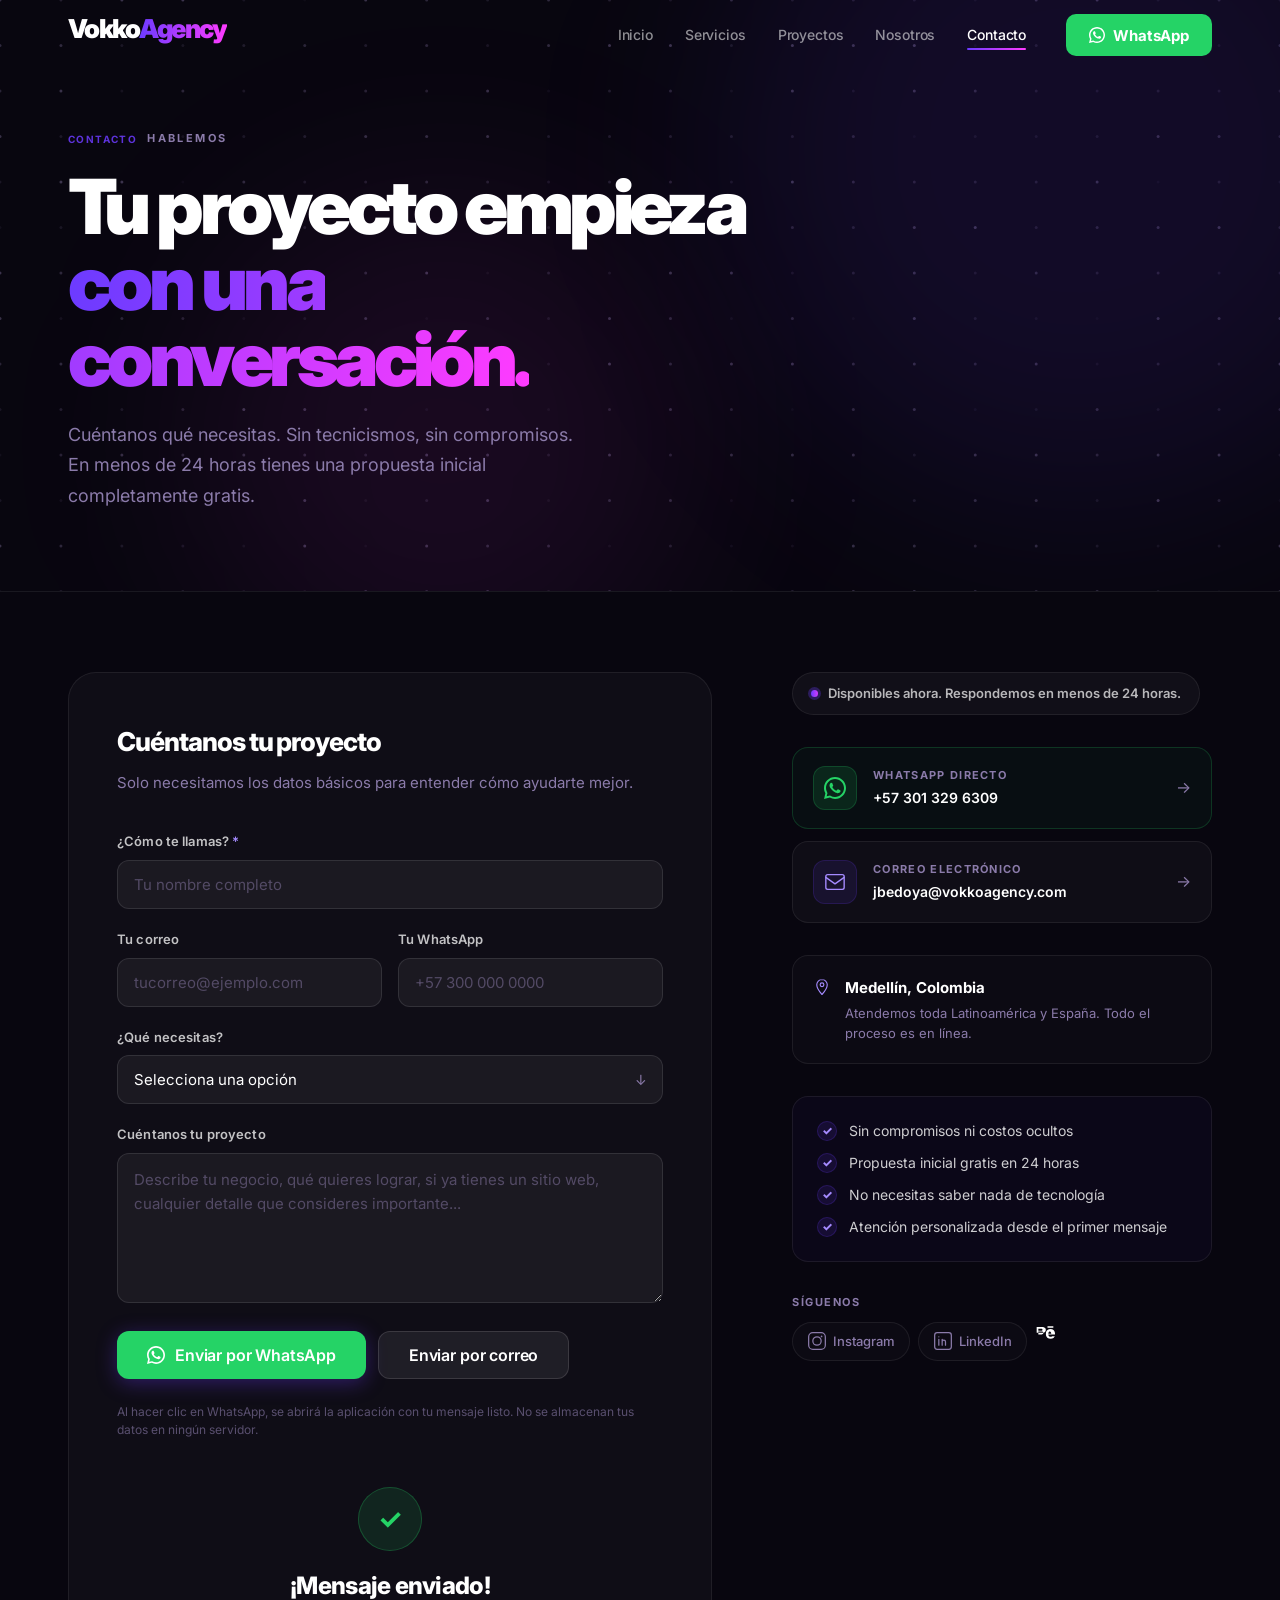
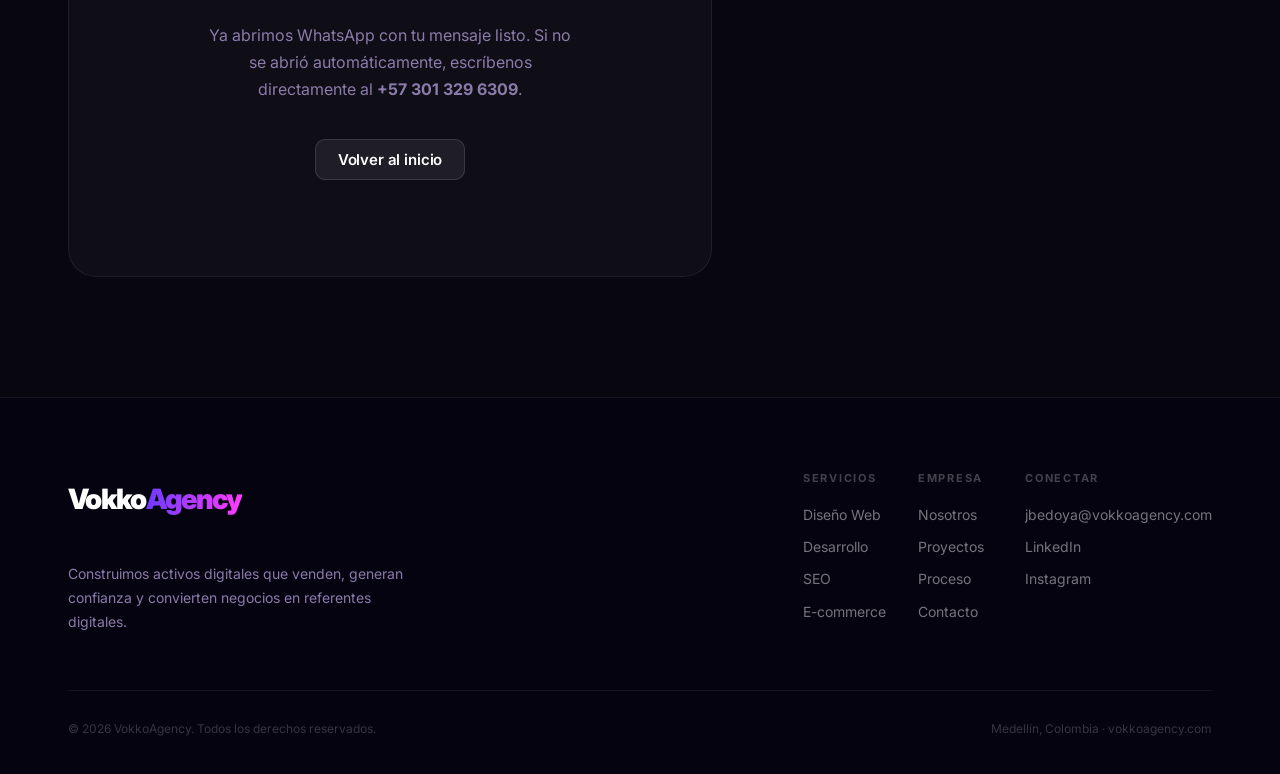
<file: contacto.html>
<!DOCTYPE html>
<html lang="es">
<head>
  <meta charset="UTF-8" />
  <meta name="viewport" content="width=device-width, initial-scale=1.0" />

  <title>Contacto | VokkoAgency · Hablemos de tu Proyecto</title>
  <meta name="description" content="¿Listo para tener el sitio web que tu negocio merece? Cuéntanos tu proyecto. En menos de 24 horas tienes una propuesta inicial sin costo ni compromiso." />
  <meta name="robots" content="index, follow" />
  <link rel="canonical" href="https://vokkoagency.com/contacto.html" />

  <meta property="og:type" content="website" />
  <meta property="og:url" content="https://vokkoagency.com/contacto.html" />
  <meta property="og:title" content="Contacto | VokkoAgency" />
  <meta property="og:description" content="Cuéntanos tu proyecto. En menos de 24 horas tienes una propuesta inicial sin costo ni compromiso." />

  <link rel="preconnect" href="https://fonts.googleapis.com" />
  <link rel="preconnect" href="https://fonts.gstatic.com" crossorigin />
  <link href="https://fonts.googleapis.com/css2?family=Inter:wght@300;400;500;600;700;900&display=swap" rel="stylesheet" />

  <link rel="stylesheet" href="css/style.css" />
  <link rel="stylesheet" href="css/contacto.css" />
</head>
<body>

  <!-- NAV -->
  <header class="nav" id="nav" role="banner">
    <div class="nav-inner">
      <a href="index.html" class="nav-logo" aria-label="VokkoAgency — Inicio">
        <span class="logo-vokko">Vokko</span><span class="logo-agency">Agency</span>
      </a>
      <nav class="nav-links" aria-label="Navegación principal">
        <a href="index.html">Inicio</a>
        <a href="servicios.html">Servicios</a>
        <a href="proyectos.html">Proyectos</a>
        <a href="nosotros.html">Nosotros</a>
        <a href="contacto.html" class="nav-active">Contacto</a>
      </nav>
      <div class="nav-actions">
        <a href="https://wa.me/573013296309" class="btn btn-whatsapp" target="_blank" rel="noopener noreferrer">
          <svg width="16" height="16" viewBox="0 0 24 24" fill="currentColor" aria-hidden="true"><path d="M17.472 14.382c-.297-.149-1.758-.867-2.03-.967-.273-.099-.471-.148-.67.15-.197.297-.767.966-.94 1.164-.173.199-.347.223-.644.075-.297-.15-1.255-.463-2.39-1.475-.883-.788-1.48-1.761-1.653-2.059-.173-.297-.018-.458.13-.606.134-.133.298-.347.446-.52.149-.174.198-.298.298-.497.099-.198.05-.371-.025-.52-.075-.149-.669-1.612-.916-2.207-.242-.579-.487-.5-.669-.51-.173-.008-.371-.01-.57-.01-.198 0-.52.074-.792.372-.272.297-1.04 1.016-1.04 2.479 0 1.462 1.065 2.875 1.213 3.074.149.198 2.096 3.2 5.077 4.487.709.306 1.262.489 1.694.625.712.227 1.36.195 1.871.118.571-.085 1.758-.719 2.006-1.413.248-.694.248-1.289.173-1.413-.074-.124-.272-.198-.57-.347z"/><path d="M12.005 0C5.376 0 0 5.372 0 11.997c0 2.117.554 4.104 1.523 5.828L.057 23.925l6.256-1.439A11.938 11.938 0 0012.005 24C18.63 24 24 18.625 24 11.997 24 5.372 18.63 0 12.005 0zm0 21.818a9.814 9.814 0 01-5.003-1.368l-.358-.213-3.714.854.882-3.617-.235-.372A9.79 9.79 0 012.19 11.997c0-5.42 4.399-9.82 9.815-9.82 5.418 0 9.818 4.4 9.818 9.82 0 5.417-4.4 9.821-9.818 9.821z"/></svg>
          WhatsApp
        </a>
      </div>
      <button class="nav-hamburger" id="hamburger" aria-label="Abrir menú" aria-expanded="false">
        <span></span><span></span><span></span>
      </button>
    </div>
    <div class="nav-mobile" id="mobileMenu" role="navigation" aria-label="Menú móvil">
      <a href="index.html">Inicio</a>
      <a href="servicios.html">Servicios</a>
      <a href="proyectos.html">Proyectos</a>
      <a href="nosotros.html">Nosotros</a>
      <a href="contacto.html">Contacto</a>
      <a href="https://wa.me/573013296309" class="btn btn-whatsapp mobile-cta" target="_blank" rel="noopener noreferrer">WhatsApp</a>
    </div>
  </header>

  <main>

    <!-- =============================================
         HERO
    ============================================== -->
    <section class="contact-hero">
      <div class="hero-bg" aria-hidden="true">
        <div class="hero-dots" id="heroDots"></div>
        <div class="hero-glow hero-glow-1"></div>
        <div class="hero-glow hero-glow-2"></div>
      </div>
      <div class="container">
        <div class="contact-hero-content reveal">
          <div class="section-eyebrow">
            <span class="eyebrow-number">Contacto</span>
            Hablemos
          </div>
          <h1 class="contact-hero-title">
            Tu proyecto empieza<br>
            <span class="text-gradient">con una conversación.</span>
          </h1>
          <p class="contact-hero-desc">
            Cuéntanos qué necesitas. Sin tecnicismos, sin compromisos. En menos de 24 horas tienes una propuesta inicial completamente gratis.
          </p>
        </div>
      </div>
    </section>

    <!-- =============================================
         FORMULARIO + INFO
    ============================================== -->
    <section class="contact-section">
      <div class="container">
        <div class="contact-grid">

          <!-- FORMULARIO -->
          <div class="contact-form-wrap reveal">
            <div class="contact-form-header">
              <h2 class="contact-form-title">Cuéntanos tu proyecto</h2>
              <p class="contact-form-subtitle">Solo necesitamos los datos básicos para entender cómo ayudarte mejor.</p>
            </div>

            <form id="contactForm" class="contact-form" novalidate>

              <div class="form-group">
                <label class="form-label" for="nombre">¿Cómo te llamas? <span class="form-required">*</span></label>
                <input
                  class="form-input"
                  type="text"
                  id="nombre"
                  name="nombre"
                  placeholder="Tu nombre completo"
                  autocomplete="name"
                  required
                />
                <span class="form-error" id="error-nombre">Por favor escribe tu nombre.</span>
              </div>

              <div class="form-row">
                <div class="form-group">
                  <label class="form-label" for="correo">Tu correo</label>
                  <input
                    class="form-input"
                    type="email"
                    id="correo"
                    name="correo"
                    placeholder="tucorreo@ejemplo.com"
                    autocomplete="email"
                  />
                </div>
                <div class="form-group">
                  <label class="form-label" for="whatsapp">Tu WhatsApp</label>
                  <input
                    class="form-input"
                    type="tel"
                    id="whatsapp"
                    name="whatsapp"
                    placeholder="+57 300 000 0000"
                    autocomplete="tel"
                  />
                </div>
              </div>

              <div class="form-group">
                <label class="form-label" for="servicio">¿Qué necesitas?</label>
                <div class="select-wrap">
                  <select class="form-input form-select" id="servicio" name="servicio">
                    <option value="">Selecciona una opción</option>
                    <option value="Diseño web">Diseño web</option>
                    <option value="Desarrollo web">Desarrollo web</option>
                    <option value="Posicionamiento en Google">Posicionamiento en Google</option>
                    <option value="Tienda online">Tienda online</option>
                    <option value="Varias cosas a la vez">Varias cosas a la vez</option>
                    <option value="No estoy seguro/a todavía">No estoy seguro/a todavía</option>
                  </select>
                  <div class="select-arrow" aria-hidden="true">↓</div>
                </div>
              </div>

              <div class="form-group">
                <label class="form-label" for="mensaje">Cuéntanos tu proyecto</label>
                <textarea
                  class="form-input form-textarea"
                  id="mensaje"
                  name="mensaje"
                  rows="5"
                  placeholder="Describe tu negocio, qué quieres lograr, si ya tienes un sitio web, cualquier detalle que consideres importante..."
                ></textarea>
              </div>

              <div class="form-actions">
                <button type="submit" class="btn btn-primary btn-lg form-submit">
                  <svg width="18" height="18" viewBox="0 0 24 24" fill="currentColor" aria-hidden="true"><path d="M17.472 14.382c-.297-.149-1.758-.867-2.03-.967-.273-.099-.471-.148-.67.15-.197.297-.767.966-.94 1.164-.173.199-.347.223-.644.075-.297-.15-1.255-.463-2.39-1.475-.883-.788-1.48-1.761-1.653-2.059-.173-.297-.018-.458.13-.606.134-.133.298-.347.446-.52.149-.174.198-.298.298-.497.099-.198.05-.371-.025-.52-.075-.149-.669-1.612-.916-2.207-.242-.579-.487-.5-.669-.51-.173-.008-.371-.01-.57-.01-.198 0-.52.074-.792.372-.272.297-1.04 1.016-1.04 2.479 0 1.462 1.065 2.875 1.213 3.074.149.198 2.096 3.2 5.077 4.487.709.306 1.262.489 1.694.625.712.227 1.36.195 1.871.118.571-.085 1.758-.719 2.006-1.413.248-.694.248-1.289.173-1.413-.074-.124-.272-.198-.57-.347z"/><path d="M12.005 0C5.376 0 0 5.372 0 11.997c0 2.117.554 4.104 1.523 5.828L.057 23.925l6.256-1.439A11.938 11.938 0 0012.005 24C18.63 24 24 18.625 24 11.997 24 5.372 18.63 0 12.005 0zm0 21.818a9.814 9.814 0 01-5.003-1.368l-.358-.213-3.714.854.882-3.617-.235-.372A9.79 9.79 0 012.19 11.997c0-5.42 4.399-9.82 9.815-9.82 5.418 0 9.818 4.4 9.818 9.82 0 5.417-4.4 9.821-9.818 9.821z"/></svg>
                  Enviar por WhatsApp
                </button>
                <a id="mailtoLink" href="mailto:jbedoya@vokkoagency.com" class="btn btn-ghost btn-lg">
                  Enviar por correo
                </a>
              </div>

              <p class="form-note">Al hacer clic en WhatsApp, se abrirá la aplicación con tu mensaje listo. No se almacenan tus datos en ningún servidor.</p>

            </form>

            <!-- Confirmation message (hidden by default) -->
            <div class="form-success" id="formSuccess" aria-live="polite" hidden>
              <div class="success-icon" aria-hidden="true">✓</div>
              <h3 class="success-title">¡Mensaje enviado!</h3>
              <p class="success-desc">Ya abrimos WhatsApp con tu mensaje listo. Si no se abrió automáticamente, escríbenos directamente al <strong>+57 301 329 6309</strong>.</p>
              <a href="index.html" class="btn btn-ghost" style="margin-top:20px;">Volver al inicio</a>
            </div>

          </div>

          <!-- INFO -->
          <div class="contact-info reveal">

            <div class="info-status">
              <span class="dot-pulse" aria-hidden="true"></span>
              Disponibles ahora. Respondemos en menos de 24 horas.
            </div>

            <div class="info-channels">

              <a href="https://wa.me/573013296309" class="info-channel info-channel-wa" target="_blank" rel="noopener noreferrer" aria-label="Escribir por WhatsApp">
                <div class="info-channel-icon info-icon-wa" aria-hidden="true">
                  <svg width="22" height="22" viewBox="0 0 24 24" fill="currentColor"><path d="M17.472 14.382c-.297-.149-1.758-.867-2.03-.967-.273-.099-.471-.148-.67.15-.197.297-.767.966-.94 1.164-.173.199-.347.223-.644.075-.297-.15-1.255-.463-2.39-1.475-.883-.788-1.48-1.761-1.653-2.059-.173-.297-.018-.458.13-.606.134-.133.298-.347.446-.52.149-.174.198-.298.298-.497.099-.198.05-.371-.025-.52-.075-.149-.669-1.612-.916-2.207-.242-.579-.487-.5-.669-.51-.173-.008-.371-.01-.57-.01-.198 0-.52.074-.792.372-.272.297-1.04 1.016-1.04 2.479 0 1.462 1.065 2.875 1.213 3.074.149.198 2.096 3.2 5.077 4.487.709.306 1.262.489 1.694.625.712.227 1.36.195 1.871.118.571-.085 1.758-.719 2.006-1.413.248-.694.248-1.289.173-1.413-.074-.124-.272-.198-.57-.347z"/><path d="M12.005 0C5.376 0 0 5.372 0 11.997c0 2.117.554 4.104 1.523 5.828L.057 23.925l6.256-1.439A11.938 11.938 0 0012.005 24C18.63 24 24 18.625 24 11.997 24 5.372 18.63 0 12.005 0zm0 21.818a9.814 9.814 0 01-5.003-1.368l-.358-.213-3.714.854.882-3.617-.235-.372A9.79 9.79 0 012.19 11.997c0-5.42 4.399-9.82 9.815-9.82 5.418 0 9.818 4.4 9.818 9.82 0 5.417-4.4 9.821-9.818 9.821z"/></svg>
                </div>
                <div class="info-channel-body">
                  <div class="info-channel-label">WhatsApp directo</div>
                  <div class="info-channel-value">+57 301 329 6309</div>
                </div>
                <div class="info-channel-arrow" aria-hidden="true">→</div>
              </a>

              <a href="mailto:jbedoya@vokkoagency.com" class="info-channel info-channel-email" aria-label="Enviar correo">
                <div class="info-channel-icon info-icon-email" aria-hidden="true">
                  <svg width="22" height="22" viewBox="0 0 24 24" fill="none" stroke="currentColor" stroke-width="1.5" stroke-linecap="round" stroke-linejoin="round"><rect x="2" y="4" width="20" height="16" rx="2"/><path d="M2 7l10 7 10-7"/></svg>
                </div>
                <div class="info-channel-body">
                  <div class="info-channel-label">Correo electrónico</div>
                  <div class="info-channel-value">jbedoya@vokkoagency.com</div>
                </div>
                <div class="info-channel-arrow" aria-hidden="true">→</div>
              </a>

            </div>

            <div class="info-location">
              <div class="info-loc-icon" aria-hidden="true">
                <svg width="18" height="18" viewBox="0 0 24 24" fill="none" stroke="currentColor" stroke-width="1.5" stroke-linecap="round" stroke-linejoin="round"><path d="M12 2C8.13 2 5 5.13 5 9c0 5.25 7 13 7 13s7-7.75 7-13c0-3.87-3.13-7-7-7z"/><circle cx="12" cy="9" r="2.5"/></svg>
              </div>
              <div>
                <div class="info-loc-name">Medellín, Colombia</div>
                <div class="info-loc-sub">Atendemos toda Latinoamérica y España. Todo el proceso es en línea.</div>
              </div>
            </div>

            <div class="info-trust">
              <div class="trust-item">
                <span class="trust-check" aria-hidden="true">✓</span>
                <span>Sin compromisos ni costos ocultos</span>
              </div>
              <div class="trust-item">
                <span class="trust-check" aria-hidden="true">✓</span>
                <span>Propuesta inicial gratis en 24 horas</span>
              </div>
              <div class="trust-item">
                <span class="trust-check" aria-hidden="true">✓</span>
                <span>No necesitas saber nada de tecnología</span>
              </div>
              <div class="trust-item">
                <span class="trust-check" aria-hidden="true">✓</span>
                <span>Atención personalizada desde el primer mensaje</span>
              </div>
            </div>

            <div class="info-social">
              <div class="info-social-label">Síguenos</div>
              <div class="info-social-links">
                <a href="#" class="info-social-link" rel="noopener noreferrer" aria-label="Instagram">
                  <svg width="20" height="20" viewBox="0 0 24 24" fill="none" stroke="currentColor" stroke-width="1.5" stroke-linecap="round" stroke-linejoin="round"><rect x="2" y="2" width="20" height="20" rx="5"/><circle cx="12" cy="12" r="5"/><circle cx="17.5" cy="6.5" r="1" fill="currentColor" stroke="none"/></svg>
                  Instagram
                </a>
                <a href="#" class="info-social-link" rel="noopener noreferrer" aria-label="LinkedIn">
                  <svg width="20" height="20" viewBox="0 0 24 24" fill="none" stroke="currentColor" stroke-width="1.5" stroke-linecap="round" stroke-linejoin="round"><rect x="2" y="2" width="20" height="20" rx="3"/><path d="M7 10v7M7 7v.01M11 17v-4c0-1.1.9-2 2-2s2 .9 2 2v4M11 10v7"/></svg>
                  LinkedIn
                </a>
                  <svg width="20" height="20" viewBox="0 0 24 24" fill="currentColor"><path d="M22 7h-7V5h7v2zm1.726 10c-.442 1.297-2.029 3-5.101 3-3.074 0-5.564-1.729-5.564-5.675 0-3.91 2.325-5.92 5.466-5.92 3.082 0 4.964 1.782 5.375 4.426.078.506.109 1.188.095 2.14H15.97c.13 3.211 3.483 3.312 4.588 2.029H23.726zm-7.726-3h3.543c-.148-1.547-1.045-2.5-1.743-2.5-.83 0-1.573.658-1.8 2.5zM9.621 6.096C11.747 6.557 13 7.74 13 9.456c0 2.56-2.166 3.544-4.543 3.544H2V6h6c1.064 0 1.279.022 1.621.096zM4 8v2.5h3.5C8.604 10.5 9 9.87 9 9.25c0-.621-.396-1.25-1.5-1.25H4zm0 4.5V15h3.892C9.004 15 10 14.386 10 13.25c0-1.135-.996-1.75-2.108-1.75H4z"/></svg>
                </a>
              </div>
            </div>

          </div>

        </div>
      </div>
    </section>

  </main>

  <!-- FOOTER -->
  <footer class="footer" role="contentinfo">
    <div class="container">
      <div class="footer-top">
        <div class="footer-brand">
          <a href="index.html" class="nav-logo footer-logo" aria-label="VokkoAgency">
            <span class="logo-vokko">Vokko</span><span class="logo-agency">Agency</span>
          </a>
          <p class="footer-tagline">Construimos activos digitales que venden, generan confianza y convierten negocios en referentes digitales.</p>
        </div>
        <nav class="footer-links" aria-label="Links del pie de página">
          <div class="footer-col">
            <div class="footer-col-title">Servicios</div>
            <a href="servicios.html">Diseño Web</a>
            <a href="servicios.html">Desarrollo</a>
            <a href="servicios.html">SEO</a>
            <a href="servicios.html">E-commerce</a>
          </div>
          <div class="footer-col">
            <div class="footer-col-title">Empresa</div>
            <a href="nosotros.html">Nosotros</a>
            <a href="proyectos.html">Proyectos</a>
            <a href="index.html#proceso">Proceso</a>
            <a href="contacto.html">Contacto</a>
          </div>
          <div class="footer-col">
            <div class="footer-col-title">Conectar</div>
            <a href="mailto:jbedoya@vokkoagency.com">jbedoya@vokkoagency.com</a>
            <a href="#" rel="noopener noreferrer">LinkedIn</a>
            <a href="#" rel="noopener noreferrer">Instagram</a>
          </div>
        </nav>
      </div>
      <div class="footer-bottom">
        <p class="footer-legal">© 2026 VokkoAgency. Todos los derechos reservados.</p>
        <p class="footer-location">Medellín, Colombia · vokkoagency.com</p>
      </div>
    </div>
  </footer>

  <script src="js/main.js"></script>
  <script src="js/contacto.js"></script>
</body>
</html>
</file>
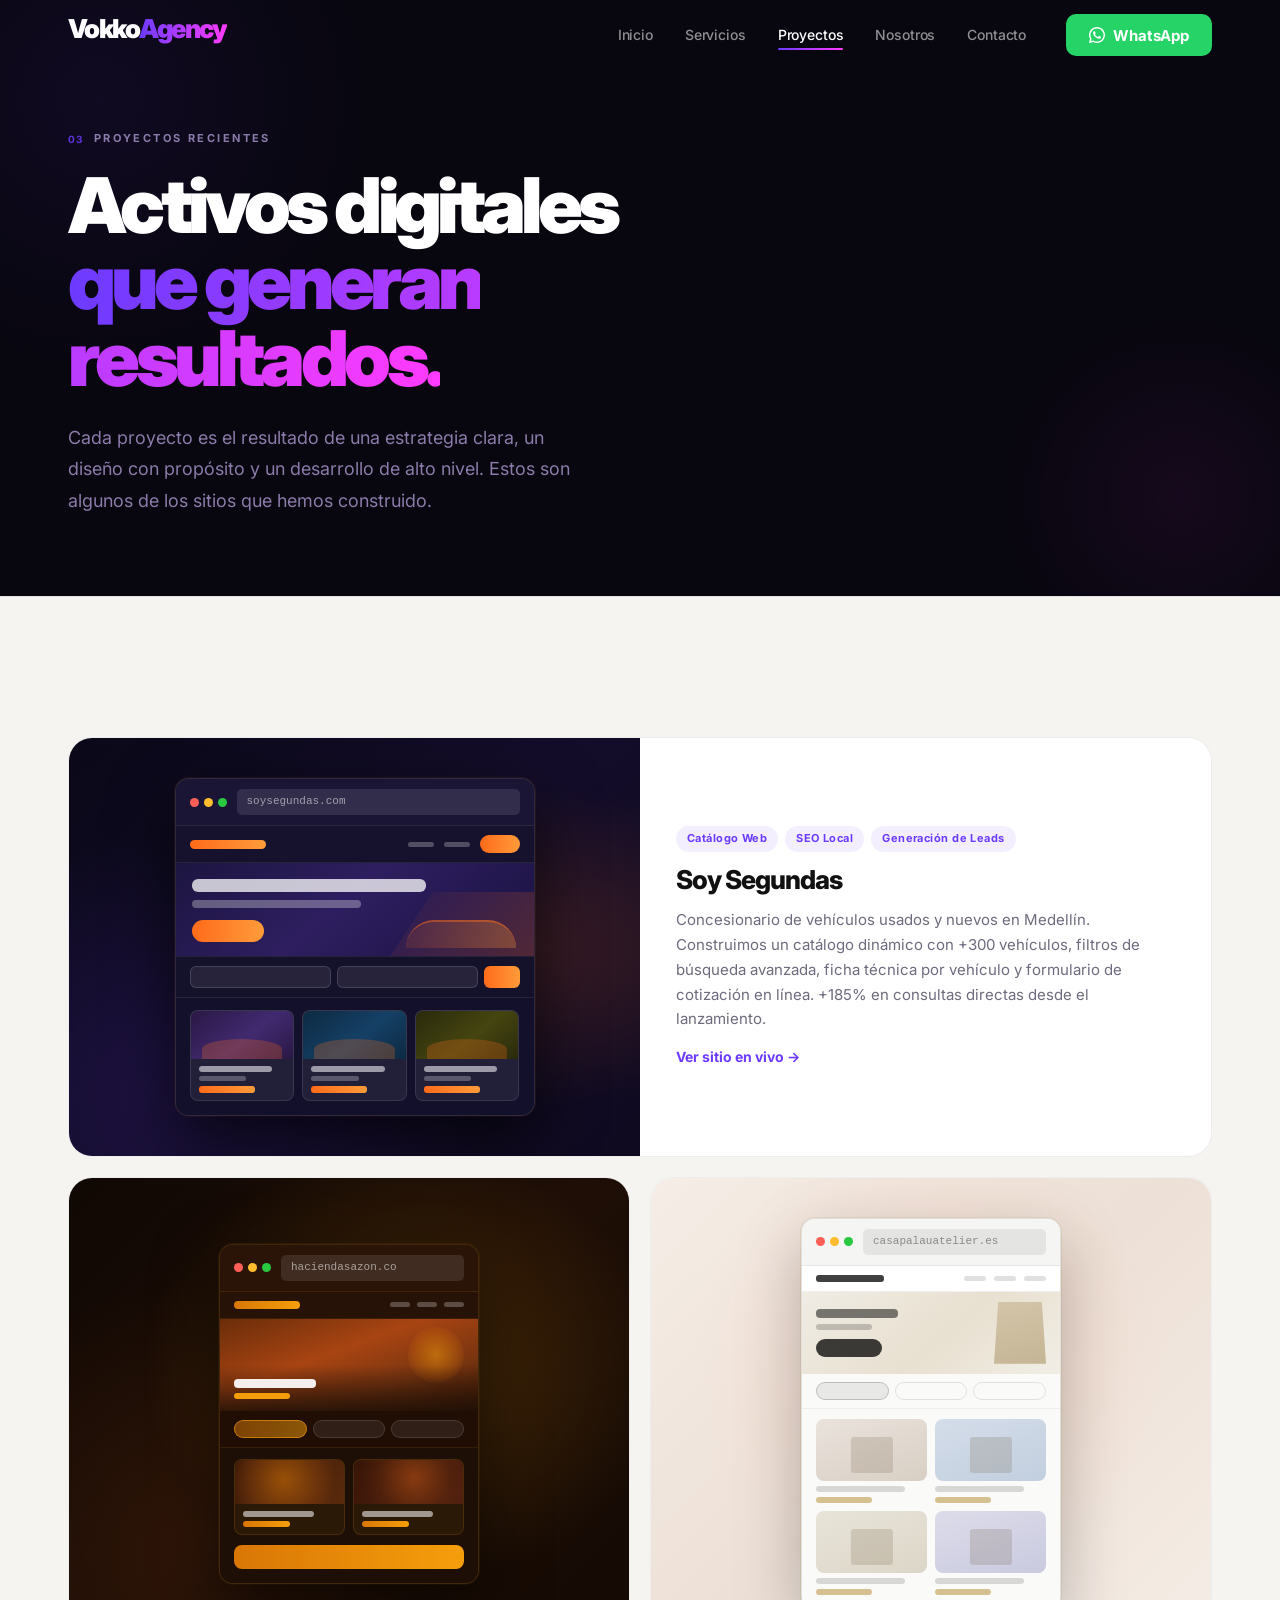
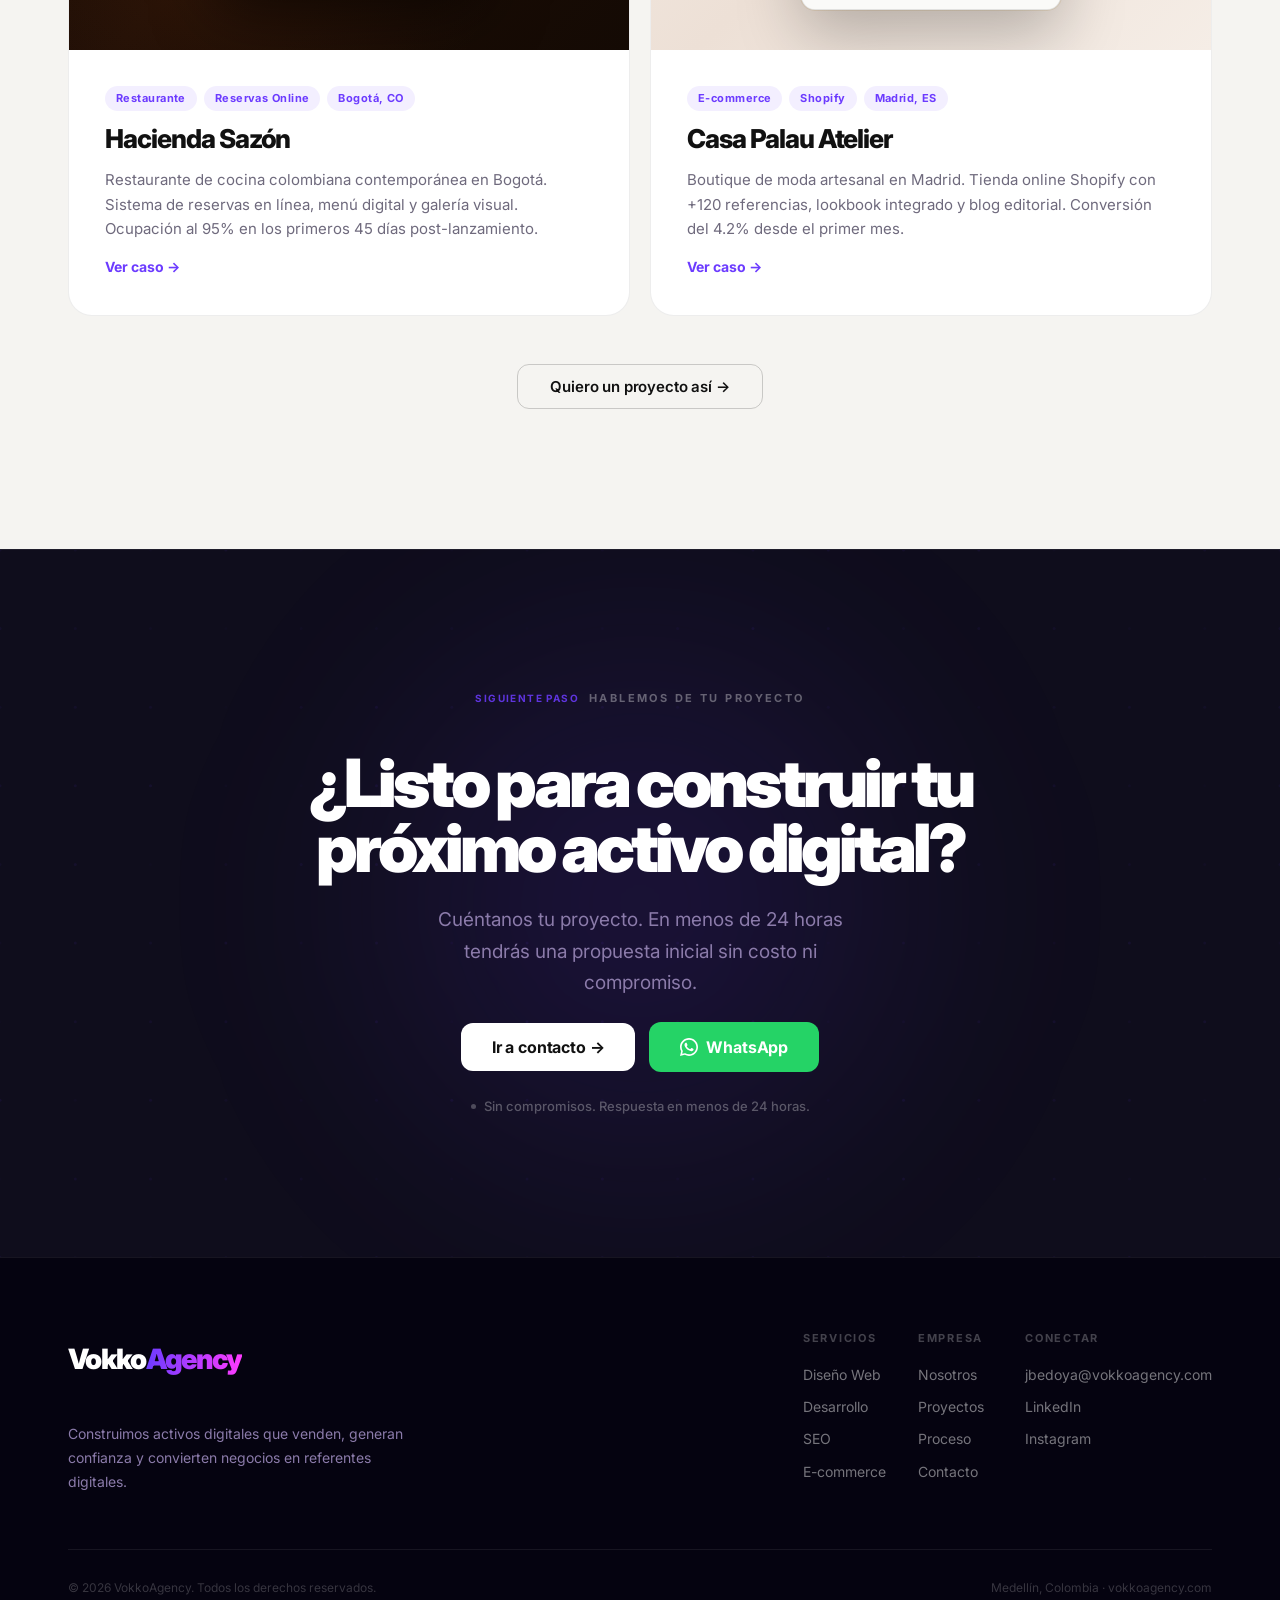
<file: proyectos.html>
<!DOCTYPE html>
<html lang="es">
<head>
  <meta charset="UTF-8" />
  <meta name="viewport" content="width=device-width, initial-scale=1.0" />

  <title>Proyectos | VokkoAgency · Activos digitales que generan resultados</title>
  <meta name="description" content="Conoce los proyectos desarrollados por VokkoAgency: catálogos web, tiendas online, plataformas digitales para restaurantes y negocios en Colombia y Latinoamérica." />
  <meta name="robots" content="index, follow" />
  <link rel="canonical" href="https://vokkoagency.com/proyectos.html" />

  <meta property="og:type" content="website" />
  <meta property="og:url" content="https://vokkoagency.com/proyectos.html" />
  <meta property="og:title" content="Proyectos | VokkoAgency · Activos digitales con resultados" />
  <meta property="og:description" content="Catálogos web, tiendas online y plataformas digitales construidas por VokkoAgency para negocios en Colombia y Latinoamérica." />
  <meta property="og:locale" content="es_CO" />
  <meta property="og:site_name" content="VokkoAgency" />

  <link rel="preconnect" href="https://fonts.googleapis.com" />
  <link rel="preconnect" href="https://fonts.gstatic.com" crossorigin />
  <link href="https://fonts.googleapis.com/css2?family=Inter:wght@300;400;500;600;700;900&display=swap" rel="stylesheet" />

  <link rel="stylesheet" href="css/style.css" />
</head>
<body>

  <!-- NAV -->
  <header class="nav" id="nav" role="banner">
    <div class="nav-inner">
      <a href="index.html" class="nav-logo" aria-label="VokkoAgency — Inicio">
        <span class="logo-vokko">Vokko</span><span class="logo-agency">Agency</span>
      </a>
      <nav class="nav-links" aria-label="Navegación principal">
        <a href="index.html">Inicio</a>
        <a href="servicios.html">Servicios</a>
        <a href="proyectos.html" class="nav-active">Proyectos</a>
        <a href="nosotros.html">Nosotros</a>
        <a href="contacto.html">Contacto</a>
      </nav>
      <div class="nav-actions">
        <a href="https://wa.me/573013296309" class="btn btn-whatsapp" target="_blank" rel="noopener noreferrer">
          <svg width="16" height="16" viewBox="0 0 24 24" fill="currentColor" aria-hidden="true"><path d="M17.472 14.382c-.297-.149-1.758-.867-2.03-.967-.273-.099-.471-.148-.67.15-.197.297-.767.966-.94 1.164-.173.199-.347.223-.644.075-.297-.15-1.255-.463-2.39-1.475-.883-.788-1.48-1.761-1.653-2.059-.173-.297-.018-.458.13-.606.134-.133.298-.347.446-.52.149-.174.198-.298.298-.497.099-.198.05-.371-.025-.52-.075-.149-.669-1.612-.916-2.207-.242-.579-.487-.5-.669-.51-.173-.008-.371-.01-.57-.01-.198 0-.52.074-.792.372-.272.297-1.04 1.016-1.04 2.479 0 1.462 1.065 2.875 1.213 3.074.149.198 2.096 3.2 5.077 4.487.709.306 1.262.489 1.694.625.712.227 1.36.195 1.871.118.571-.085 1.758-.719 2.006-1.413.248-.694.248-1.289.173-1.413-.074-.124-.272-.198-.57-.347z"/><path d="M12.005 0C5.376 0 0 5.372 0 11.997c0 2.117.554 4.104 1.523 5.828L.057 23.925l6.256-1.439A11.938 11.938 0 0012.005 24C18.63 24 24 18.625 24 11.997 24 5.372 18.63 0 12.005 0zm0 21.818a9.814 9.814 0 01-5.003-1.368l-.358-.213-3.714.854.882-3.617-.235-.372A9.79 9.79 0 012.19 11.997c0-5.42 4.399-9.82 9.815-9.82 5.418 0 9.818 4.4 9.818 9.82 0 5.417-4.4 9.821-9.818 9.821z"/></svg>
          WhatsApp
        </a>
      </div>
      <button class="nav-hamburger" id="hamburger" aria-label="Abrir menú" aria-expanded="false">
        <span></span><span></span><span></span>
      </button>
    </div>
    <div class="nav-mobile" id="mobileMenu" role="navigation" aria-label="Menú móvil">
      <a href="index.html">Inicio</a>
      <a href="servicios.html">Servicios</a>
      <a href="proyectos.html" class="nav-active">Proyectos</a>
      <a href="nosotros.html">Nosotros</a>
      <a href="contacto.html">Contacto</a>
      <a href="https://wa.me/573013296309" class="btn btn-whatsapp mobile-cta" target="_blank" rel="noopener noreferrer">WhatsApp</a>
    </div>
  </header>

  <main>

    <!-- ====================================================
         HERO
    ===================================================== -->
    <section class="proy-hero" aria-labelledby="proy-heading">
      <div class="container">
        <div class="proy-hero-content">
          <div class="section-eyebrow reveal">
            <span class="eyebrow-number" aria-hidden="true">03</span>
            Proyectos recientes
          </div>
          <h1 class="proy-hero-title reveal">
            Activos digitales<br>
            <span class="text-gradient">que generan resultados.</span>
          </h1>
          <p class="proy-hero-desc reveal">
            Cada proyecto es el resultado de una estrategia clara, un diseño con propósito y un desarrollo de alto nivel. Estos son algunos de los sitios que hemos construido.
          </p>
        </div>
      </div>
    </section>

    <!-- ====================================================
         PROJECTS GRID
    ===================================================== -->
    <section class="projects" id="proyectos" aria-labelledby="projects-heading">
      <div class="container">

        <div class="projects-grid">

          <!-- Proyecto 1: Soy Segundas (REAL) -->
          <article class="project-card project-featured reveal">
            <div class="project-visual pv-segundas" aria-hidden="true">
              <div class="project-mockup pm-segundas">
                <div class="pm-bar">
                  <div class="pm-bar-dots"><span></span><span></span><span></span></div>
                  <div class="pm-bar-url">soysegundas.com</div>
                </div>
                <div class="pm-seg-nav">
                  <div class="pm-seg-logo"></div>
                  <div class="pm-seg-navlinks">
                    <div class="pm-seg-navlink"></div>
                    <div class="pm-seg-navlink"></div>
                    <div class="pm-seg-navbtn"></div>
                  </div>
                </div>
                <div class="pm-car-hero">
                  <div class="pm-car-title"></div>
                  <div class="pm-car-sub"></div>
                  <div class="pm-car-cta"></div>
                </div>
                <div class="pm-seg-search">
                  <div class="pm-seg-filter"></div>
                  <div class="pm-seg-filter"></div>
                  <div class="pm-seg-searchbtn"></div>
                </div>
                <div class="pm-seg-grid">
                  <div class="pm-seg-card">
                    <div class="pm-seg-car-img"></div>
                    <div class="pm-seg-card-info">
                      <div class="pm-seg-car-name"></div>
                      <div class="pm-seg-car-year"></div>
                      <div class="pm-seg-car-price"></div>
                    </div>
                  </div>
                  <div class="pm-seg-card">
                    <div class="pm-seg-car-img pm-seg-car-img-2"></div>
                    <div class="pm-seg-card-info">
                      <div class="pm-seg-car-name"></div>
                      <div class="pm-seg-car-year"></div>
                      <div class="pm-seg-car-price"></div>
                    </div>
                  </div>
                  <div class="pm-seg-card">
                    <div class="pm-seg-car-img pm-seg-car-img-3"></div>
                    <div class="pm-seg-card-info">
                      <div class="pm-seg-car-name"></div>
                      <div class="pm-seg-car-year"></div>
                      <div class="pm-seg-car-price"></div>
                    </div>
                  </div>
                </div>
              </div>
            </div>
            <div class="project-info">
              <div class="project-tags">
                <span>Catálogo Web</span>
                <span>SEO Local</span>
                <span>Generación de Leads</span>
              </div>
              <h2 class="project-title">Soy Segundas</h2>
              <p class="project-desc">Concesionario de vehículos usados y nuevos en Medellín. Construimos un catálogo dinámico con +300 vehículos, filtros de búsqueda avanzada, ficha técnica por vehículo y formulario de cotización en línea. +185% en consultas directas desde el lanzamiento.</p>
              <a href="https://soysegundas.com/" target="_blank" rel="noopener noreferrer" class="project-link">Ver sitio en vivo →</a>
            </div>
          </article>

          <!-- Proyecto 2: Hacienda Sazón -->
          <article class="project-card reveal">
            <div class="project-visual pv-sazon" aria-hidden="true">
              <div class="project-mockup pm-sazon">
                <div class="pm-bar pm-bar-dark">
                  <div class="pm-bar-dots"><span></span><span></span><span></span></div>
                  <div class="pm-bar-url">haciendasazon.co</div>
                </div>
                <div class="pm-saz-nav">
                  <div class="pm-saz-logo"></div>
                  <div class="pm-saz-navlinks">
                    <div class="pm-saz-navlink"></div>
                    <div class="pm-saz-navlink"></div>
                    <div class="pm-saz-navlink"></div>
                  </div>
                </div>
                <div class="pm-saz-hero">
                  <div class="pm-saz-hero-text">
                    <div class="pm-saz-hero-title"></div>
                    <div class="pm-saz-hero-sub"></div>
                  </div>
                </div>
                <div class="pm-saz-cats">
                  <div class="pm-saz-cat active"></div>
                  <div class="pm-saz-cat"></div>
                  <div class="pm-saz-cat"></div>
                </div>
                <div class="pm-saz-body">
                  <div class="pm-saz-foodgrid">
                    <div class="pm-saz-foodcard">
                      <div class="pm-saz-food-img"></div>
                      <div class="pm-saz-food-info">
                        <div class="pm-saz-food-name"></div>
                        <div class="pm-saz-food-price"></div>
                      </div>
                    </div>
                    <div class="pm-saz-foodcard">
                      <div class="pm-saz-food-img pm-saz-food-img-2"></div>
                      <div class="pm-saz-food-info">
                        <div class="pm-saz-food-name"></div>
                        <div class="pm-saz-food-price"></div>
                      </div>
                    </div>
                  </div>
                  <div class="pm-saz-reserve"></div>
                </div>
              </div>
            </div>
            <div class="project-info">
              <div class="project-tags">
                <span>Restaurante</span>
                <span>Reservas Online</span>
                <span>Bogotá, CO</span>
              </div>
              <h2 class="project-title">Hacienda Sazón</h2>
              <p class="project-desc">Restaurante de cocina colombiana contemporánea en Bogotá. Sistema de reservas en línea, menú digital y galería visual. Ocupación al 95% en los primeros 45 días post-lanzamiento.</p>
              <a href="contacto.html" class="project-link">Ver caso →</a>
            </div>
          </article>

          <!-- Proyecto 3: Casa Palau Atelier -->
          <article class="project-card reveal">
            <div class="project-visual pv-palau" aria-hidden="true">
              <div class="project-mockup pm-palau">
                <div class="pm-bar pm-bar-light">
                  <div class="pm-bar-dots pm-bar-dots-light"><span></span><span></span><span></span></div>
                  <div class="pm-bar-url pm-bar-url-light">casapalauatelier.es</div>
                </div>
                <div class="pm-pal-nav">
                  <div class="pm-pal-logo"></div>
                  <div class="pm-pal-navlinks">
                    <div class="pm-pal-navlink"></div>
                    <div class="pm-pal-navlink"></div>
                    <div class="pm-pal-navlink"></div>
                  </div>
                </div>
                <div class="pm-pal-banner">
                  <div class="pm-pal-banner-text">
                    <div class="pm-pal-banner-title"></div>
                    <div class="pm-pal-banner-sub"></div>
                    <div class="pm-pal-banner-cta"></div>
                  </div>
                </div>
                <div class="pm-pal-filters">
                  <div class="pm-pal-filter active"></div>
                  <div class="pm-pal-filter"></div>
                  <div class="pm-pal-filter"></div>
                </div>
                <div class="pm-pal-body">
                  <div class="pm-pal-grid">
                    <div class="pm-pal-productcard">
                      <div class="pm-pal-product-img pm-pal-product-img-1"></div>
                      <div class="pm-pal-product-name"></div>
                      <div class="pm-pal-product-price"></div>
                    </div>
                    <div class="pm-pal-productcard">
                      <div class="pm-pal-product-img pm-pal-product-img-2"></div>
                      <div class="pm-pal-product-name"></div>
                      <div class="pm-pal-product-price"></div>
                    </div>
                    <div class="pm-pal-productcard">
                      <div class="pm-pal-product-img pm-pal-product-img-3"></div>
                      <div class="pm-pal-product-name"></div>
                      <div class="pm-pal-product-price"></div>
                    </div>
                    <div class="pm-pal-productcard">
                      <div class="pm-pal-product-img pm-pal-product-img-4"></div>
                      <div class="pm-pal-product-name"></div>
                      <div class="pm-pal-product-price"></div>
                    </div>
                  </div>
                </div>
              </div>
            </div>
            <div class="project-info">
              <div class="project-tags">
                <span>E-commerce</span>
                <span>Shopify</span>
                <span>Madrid, ES</span>
              </div>
              <h2 class="project-title">Casa Palau Atelier</h2>
              <p class="project-desc">Boutique de moda artesanal en Madrid. Tienda online Shopify con +120 referencias, lookbook integrado y blog editorial. Conversión del 4.2% desde el primer mes.</p>
              <a href="contacto.html" class="project-link">Ver caso →</a>
            </div>
          </article>

        </div>

        <div class="projects-cta reveal">
          <a href="contacto.html" class="btn btn-outline">Quiero un proyecto así →</a>
        </div>
      </div>
    </section>

    <!-- ====================================================
         CTA
    ===================================================== -->
    <section class="cta-section" id="contacto" aria-labelledby="cta-proy-heading">
      <div class="cta-bg" aria-hidden="true">
        <div class="cta-glow"></div>
        <div class="cta-dots" id="ctaDots"></div>
      </div>
      <div class="container">
        <div class="cta-content reveal">
          <div class="section-eyebrow eyebrow-muted">
            <span class="eyebrow-number" aria-hidden="true">Siguiente paso</span>
            Hablemos de tu proyecto
          </div>
          <h2 class="cta-title" id="cta-proy-heading">
            ¿Listo para construir tu<br>
            próximo activo digital?
          </h2>
          <p class="cta-description">
            Cuéntanos tu proyecto. En menos de 24 horas tendrás una propuesta inicial sin costo ni compromiso.
          </p>
          <div class="cta-actions">
            <a href="contacto.html" class="btn btn-white btn-lg">Ir a contacto →</a>
            <a href="https://wa.me/573013296309" class="btn btn-whatsapp btn-lg" target="_blank" rel="noopener noreferrer">
              <svg width="18" height="18" viewBox="0 0 24 24" fill="currentColor" aria-hidden="true"><path d="M17.472 14.382c-.297-.149-1.758-.867-2.03-.967-.273-.099-.471-.148-.67.15-.197.297-.767.966-.94 1.164-.173.199-.347.223-.644.075-.297-.15-1.255-.463-2.39-1.475-.883-.788-1.48-1.761-1.653-2.059-.173-.297-.018-.458.13-.606.134-.133.298-.347.446-.52.149-.174.198-.298.298-.497.099-.198.05-.371-.025-.52-.075-.149-.669-1.612-.916-2.207-.242-.579-.487-.5-.669-.51-.173-.008-.371-.01-.57-.01-.198 0-.52.074-.792.372-.272.297-1.04 1.016-1.04 2.479 0 1.462 1.065 2.875 1.213 3.074.149.198 2.096 3.2 5.077 4.487.709.306 1.262.489 1.694.625.712.227 1.36.195 1.871.118.571-.085 1.758-.719 2.006-1.413.248-.694.248-1.289.173-1.413-.074-.124-.272-.198-.57-.347z"/><path d="M12.005 0C5.376 0 0 5.372 0 11.997c0 2.117.554 4.104 1.523 5.828L.057 23.925l6.256-1.439A11.938 11.938 0 0012.005 24C18.63 24 24 18.625 24 11.997 24 5.372 18.63 0 12.005 0zm0 21.818a9.814 9.814 0 01-5.003-1.368l-.358-.213-3.714.854.882-3.617-.235-.372A9.79 9.79 0 012.19 11.997c0-5.42 4.399-9.82 9.815-9.82 5.418 0 9.818 4.4 9.818 9.82 0 5.417-4.4 9.821-9.818 9.821z"/></svg>
              WhatsApp
            </a>
          </div>
          <p class="cta-note">
            <span class="dot-dot" aria-hidden="true"></span>
            Sin compromisos. Respuesta en menos de 24 horas.
          </p>
        </div>
      </div>
    </section>

  </main>

  <!-- FOOTER -->
  <footer class="footer" role="contentinfo">
    <div class="container">
      <div class="footer-top">
        <div class="footer-brand">
          <a href="index.html" class="nav-logo footer-logo" aria-label="VokkoAgency">
            <span class="logo-vokko">Vokko</span><span class="logo-agency">Agency</span>
          </a>
          <p class="footer-tagline">Construimos activos digitales que venden, generan confianza y convierten negocios en referentes digitales.</p>
        </div>
        <nav class="footer-links" aria-label="Links del pie de página">
          <div class="footer-col">
            <div class="footer-col-title">Servicios</div>
            <a href="servicios.html">Diseño Web</a>
            <a href="servicios.html">Desarrollo</a>
            <a href="servicios.html">SEO</a>
            <a href="servicios.html">E-commerce</a>
          </div>
          <div class="footer-col">
            <div class="footer-col-title">Empresa</div>
            <a href="nosotros.html">Nosotros</a>
            <a href="proyectos.html">Proyectos</a>
            <a href="index.html#proceso">Proceso</a>
            <a href="contacto.html">Contacto</a>
          </div>
          <div class="footer-col">
            <div class="footer-col-title">Conectar</div>
            <a href="mailto:jbedoya@vokkoagency.com">jbedoya@vokkoagency.com</a>
            <a href="#" rel="noopener noreferrer">LinkedIn</a>
            <a href="#" rel="noopener noreferrer">Instagram</a>
          </div>
        </nav>
      </div>
      <div class="footer-bottom">
        <p class="footer-legal">© 2026 VokkoAgency. Todos los derechos reservados.</p>
        <p class="footer-location">Medellín, Colombia · vokkoagency.com</p>
      </div>
    </div>
  </footer>

  <script src="js/main.js"></script>
</body>
</html>
</file>
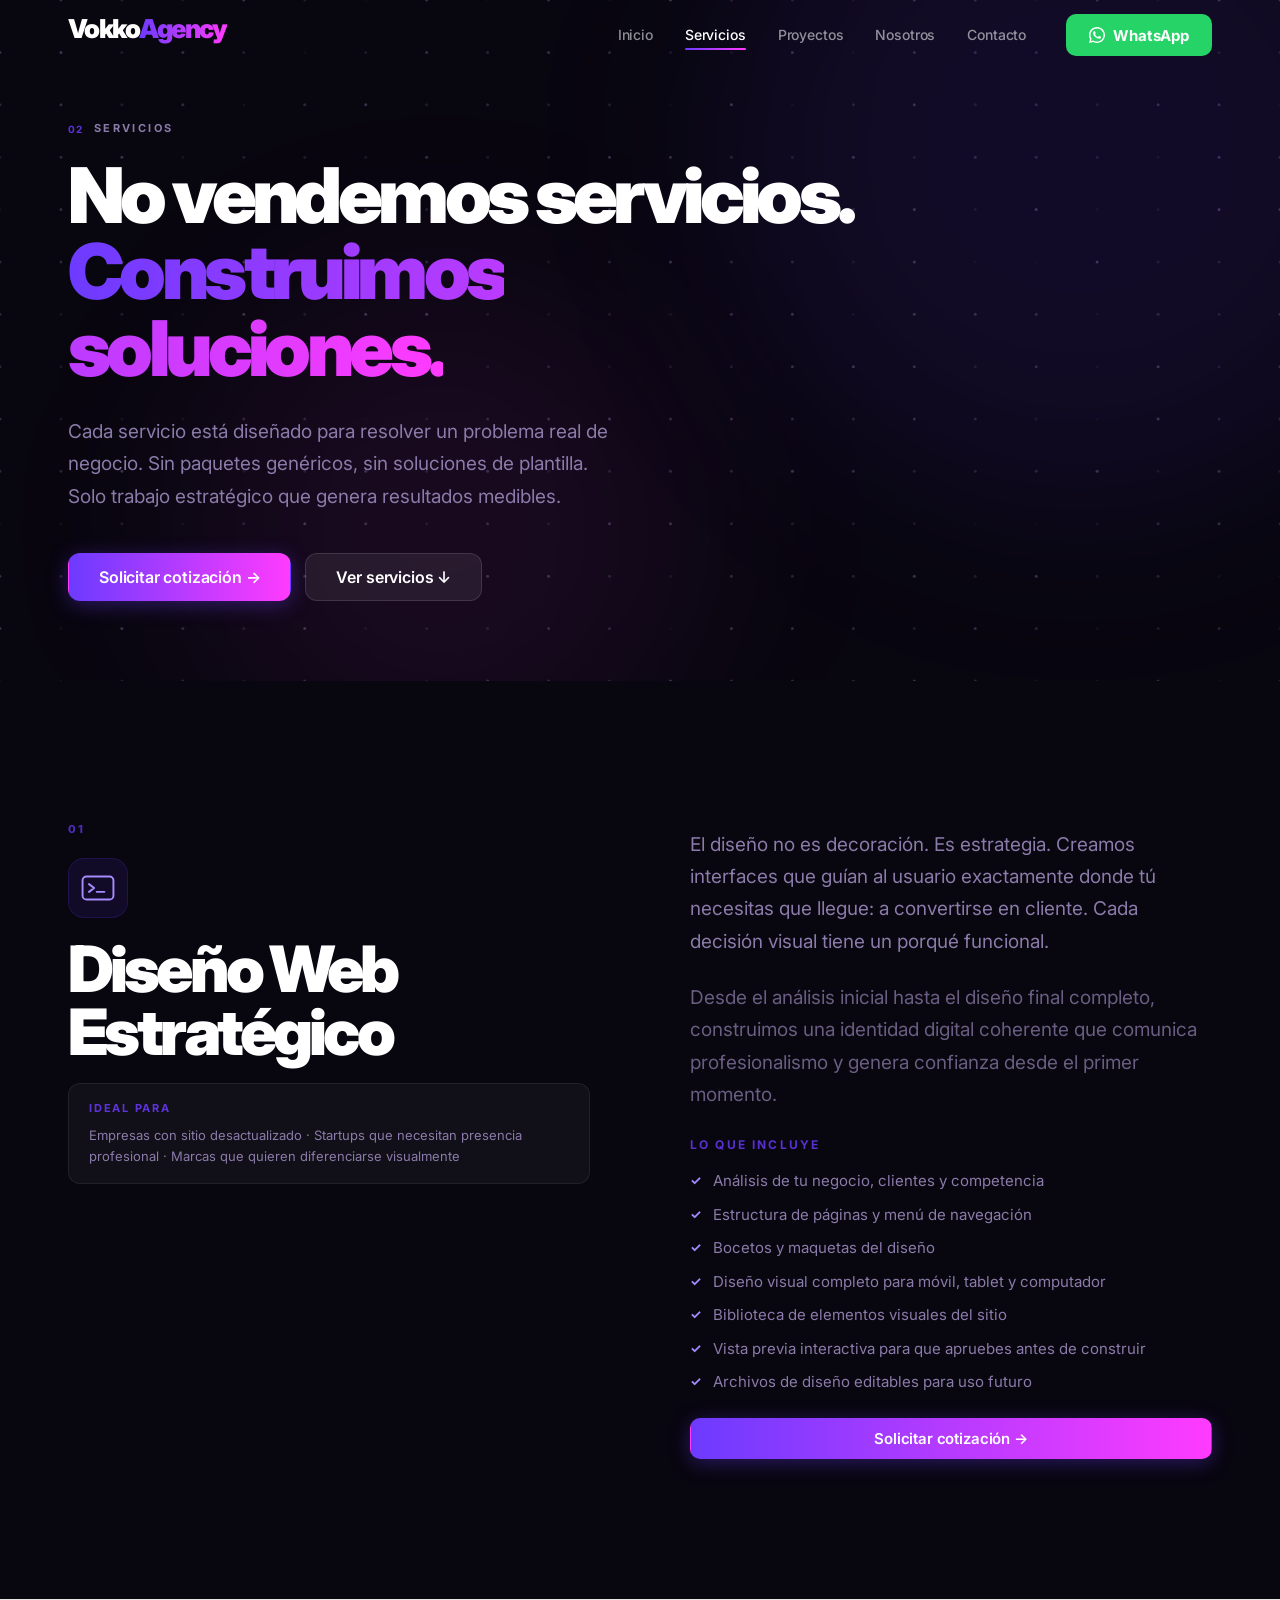
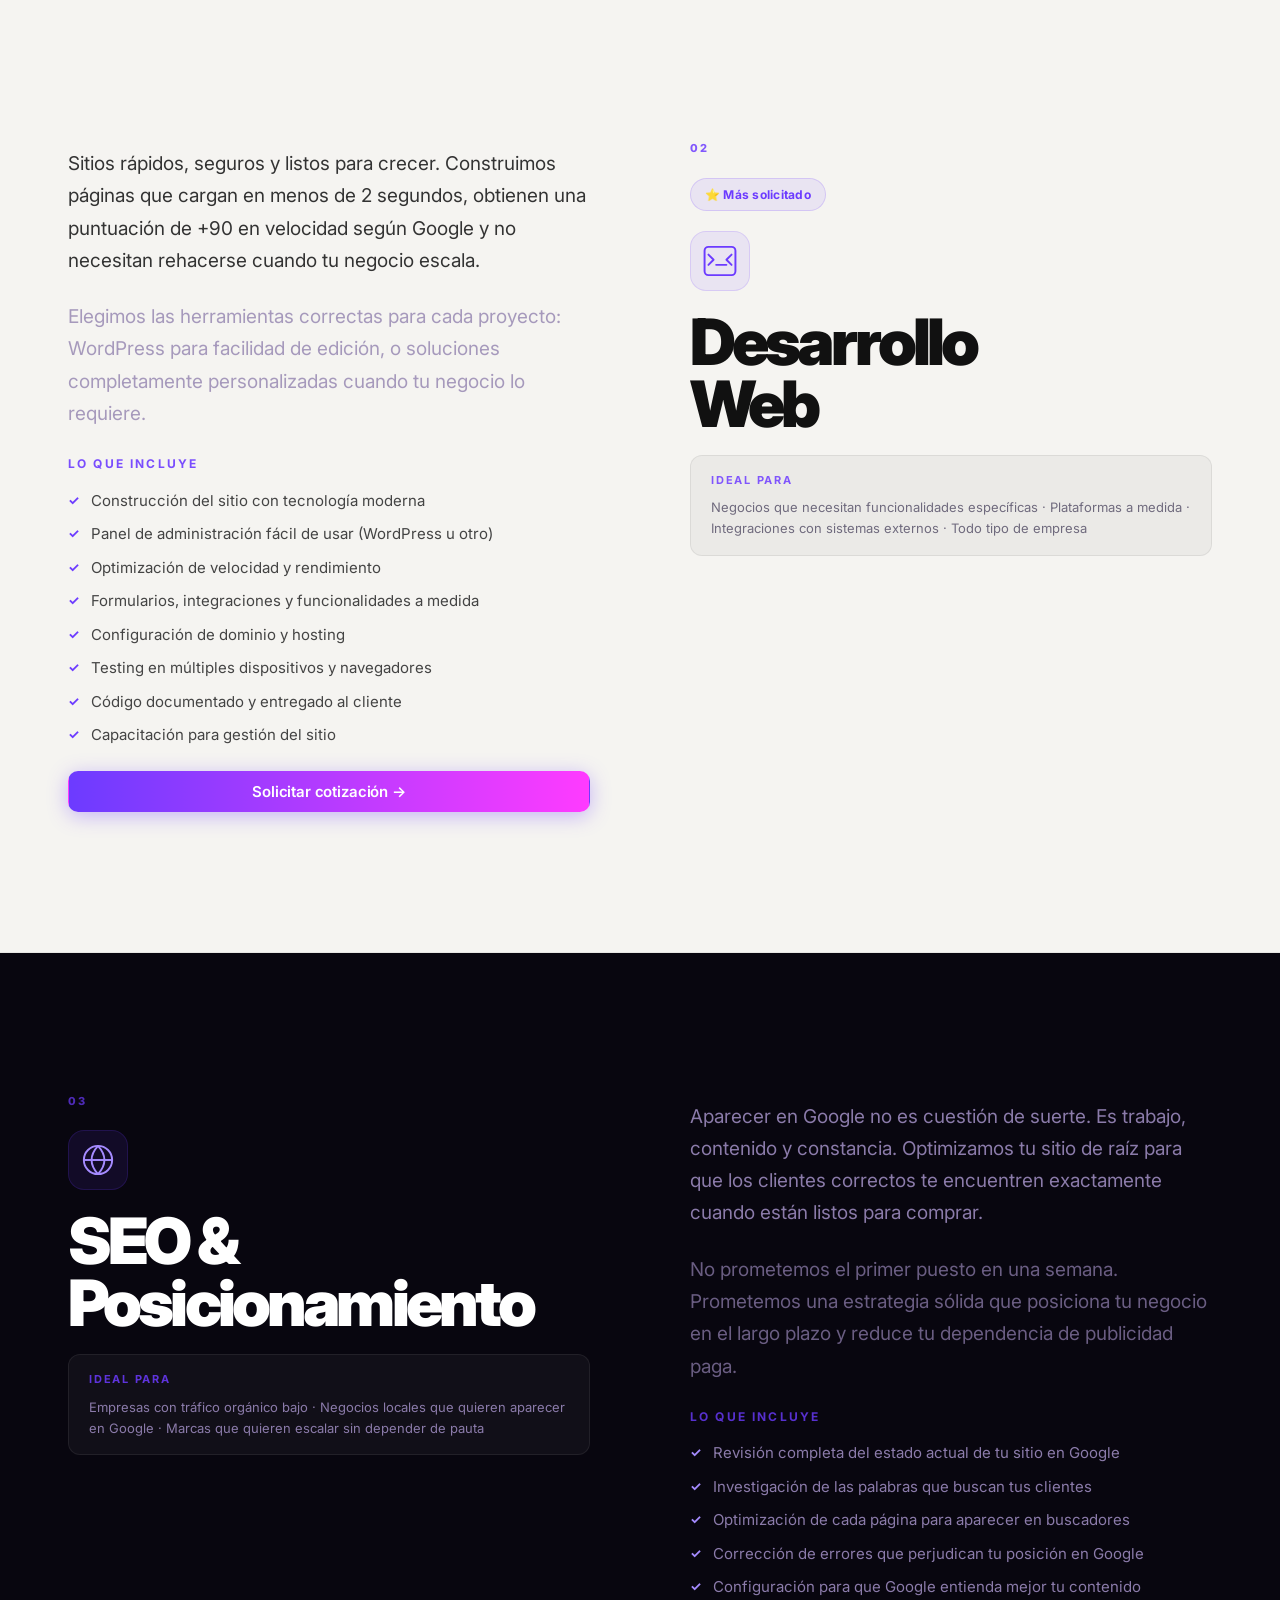
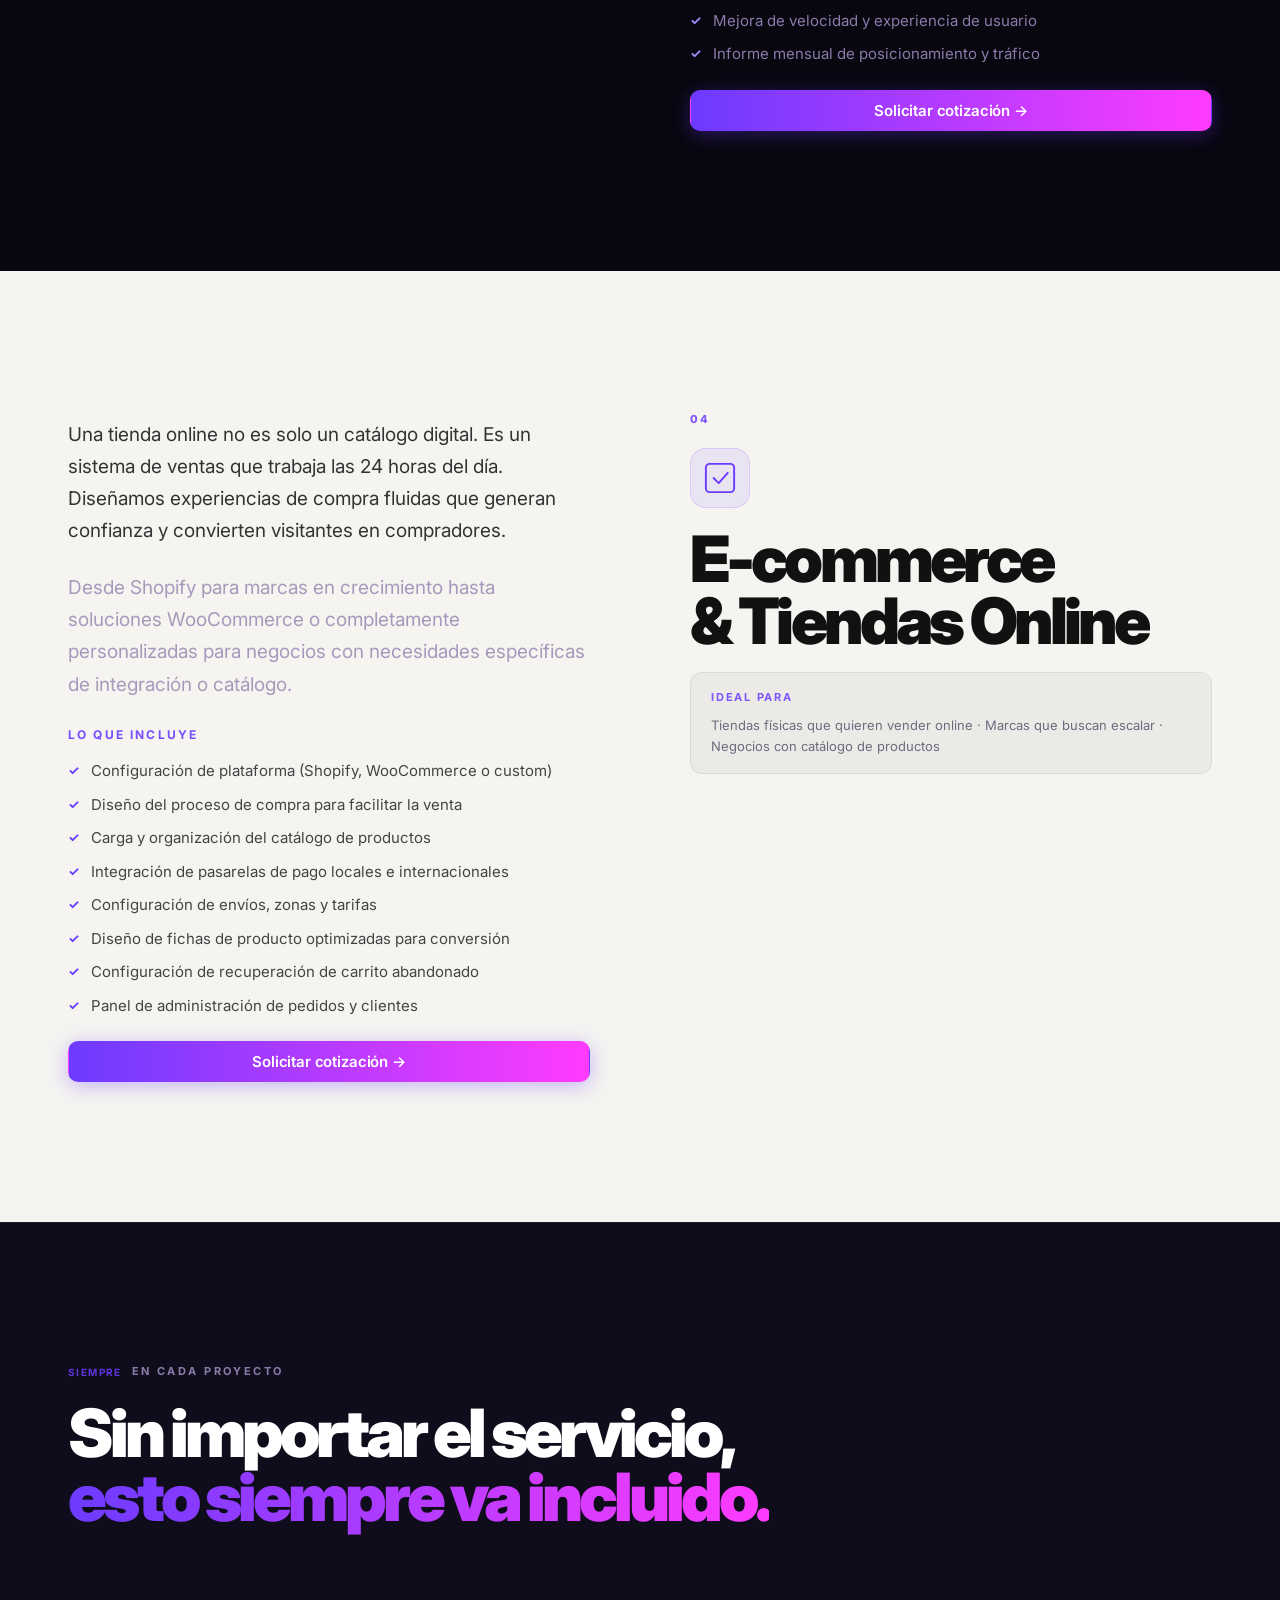
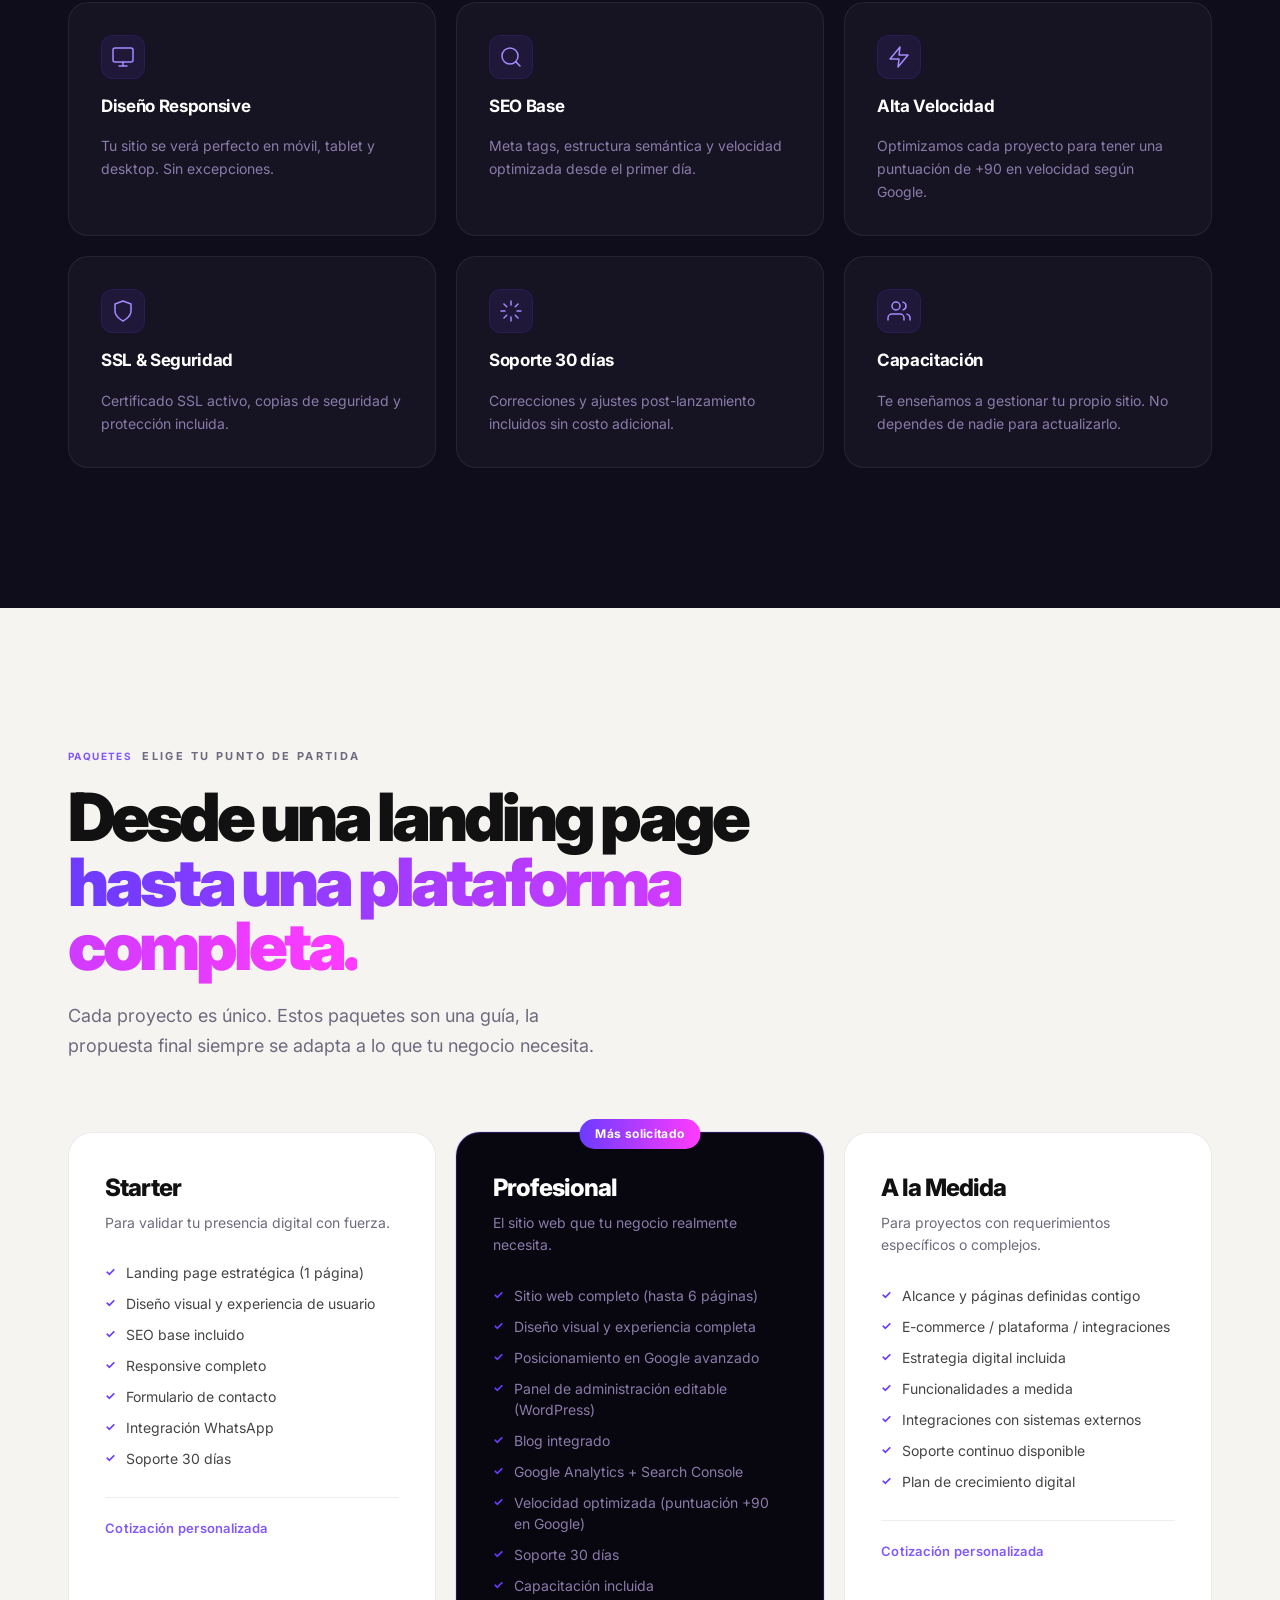
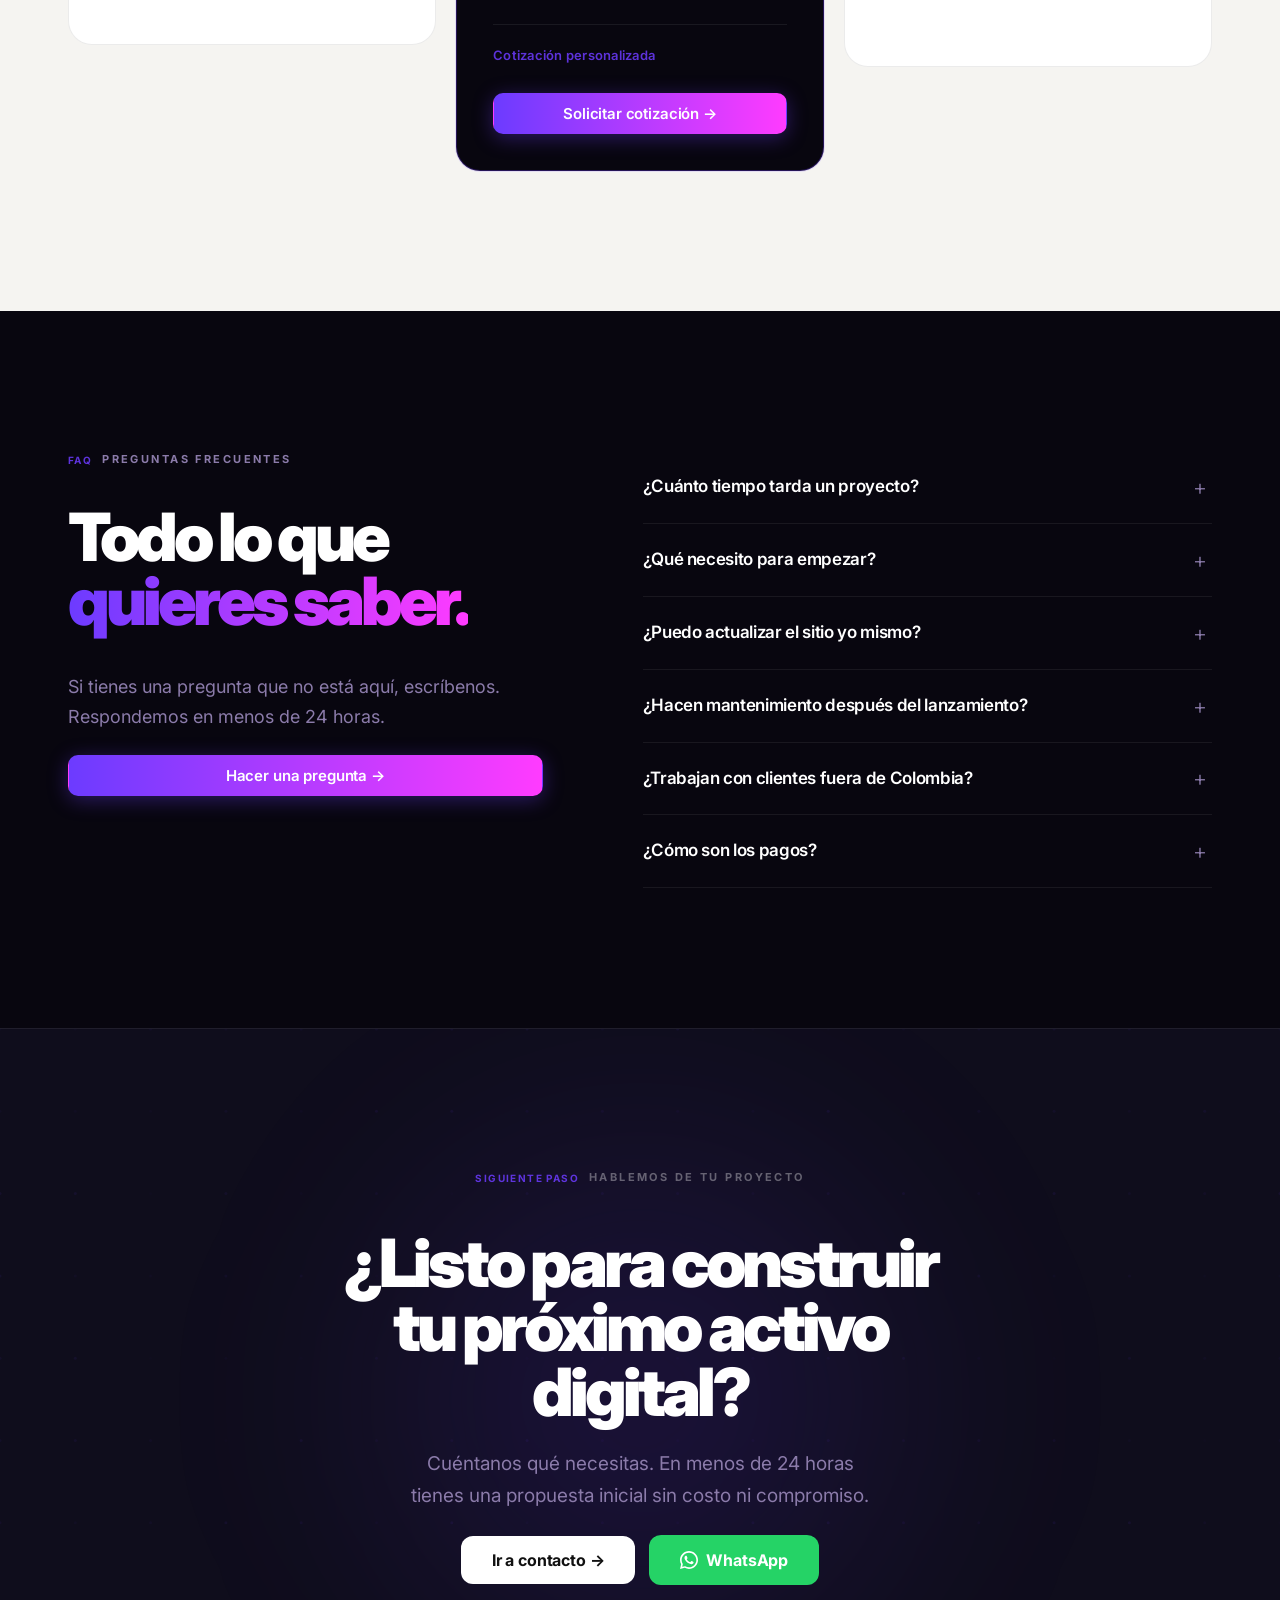
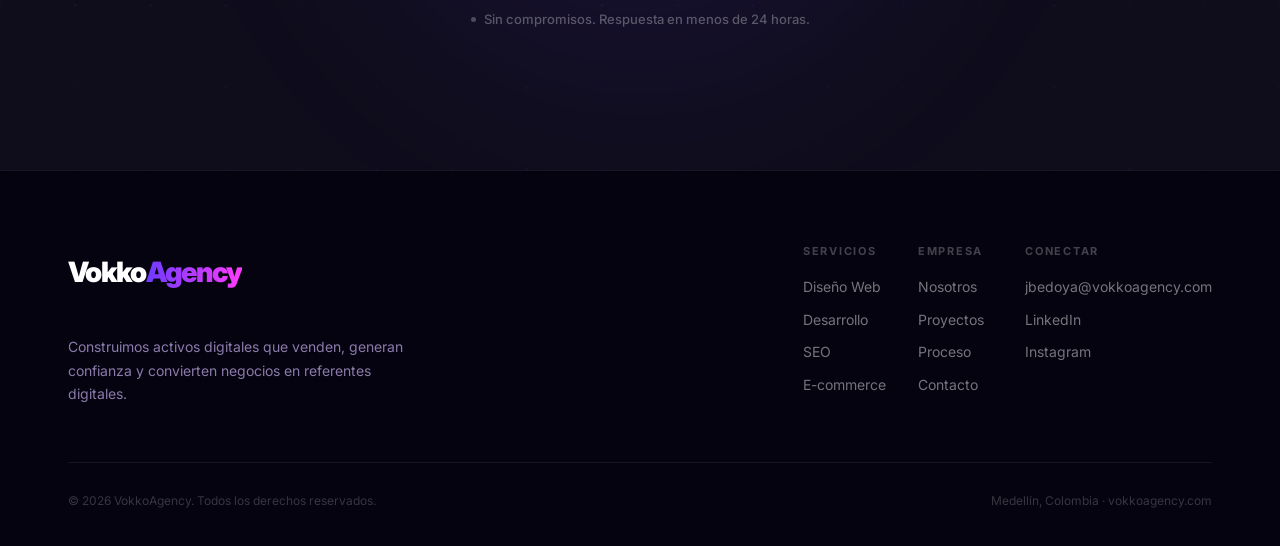
<file: servicios.html>
<!DOCTYPE html>
<html lang="es">
<head>
  <meta charset="UTF-8" />
  <meta name="viewport" content="width=device-width, initial-scale=1.0" />

  <title>Servicios | VokkoAgency · Diseño y Desarrollo Web en Colombia</title>
  <meta name="description" content="Diseño web estratégico, desarrollo web a medida, SEO y e-commerce. Descubre todos los servicios de VokkoAgency y construye el activo digital que tu negocio necesita." />
  <meta name="robots" content="index, follow" />
  <link rel="canonical" href="https://vokkoagency.com/servicios.html" />

  <meta property="og:type" content="website" />
  <meta property="og:url" content="https://vokkoagency.com/servicios.html" />
  <meta property="og:title" content="Servicios | VokkoAgency" />
  <meta property="og:description" content="Diseño web, desarrollo a medida, SEO y e-commerce. Soluciones digitales que generan resultados reales." />

  <link rel="preconnect" href="https://fonts.googleapis.com" />
  <link rel="preconnect" href="https://fonts.gstatic.com" crossorigin />
  <link href="https://fonts.googleapis.com/css2?family=Inter:wght@300;400;500;600;700;900&display=swap" rel="stylesheet" />

  <link rel="stylesheet" href="css/style.css" />
  <link rel="stylesheet" href="css/servicios.css" />
</head>
<body>

  <!-- NAV -->
  <header class="nav" id="nav" role="banner">
    <div class="nav-inner">
      <a href="index.html" class="nav-logo" aria-label="VokkoAgency — Inicio">
        <span class="logo-vokko">Vokko</span><span class="logo-agency">Agency</span>
      </a>
      <nav class="nav-links" aria-label="Navegación principal">
        <a href="index.html">Inicio</a>
        <a href="servicios.html" class="nav-active">Servicios</a>
        <a href="proyectos.html">Proyectos</a>
        <a href="nosotros.html">Nosotros</a>
        <a href="contacto.html">Contacto</a>
      </nav>
      <div class="nav-actions">
        <a href="https://wa.me/573013296309" class="btn btn-whatsapp" target="_blank" rel="noopener noreferrer">
          <svg width="16" height="16" viewBox="0 0 24 24" fill="currentColor" aria-hidden="true"><path d="M17.472 14.382c-.297-.149-1.758-.867-2.03-.967-.273-.099-.471-.148-.67.15-.197.297-.767.966-.94 1.164-.173.199-.347.223-.644.075-.297-.15-1.255-.463-2.39-1.475-.883-.788-1.48-1.761-1.653-2.059-.173-.297-.018-.458.13-.606.134-.133.298-.347.446-.52.149-.174.198-.298.298-.497.099-.198.05-.371-.025-.52-.075-.149-.669-1.612-.916-2.207-.242-.579-.487-.5-.669-.51-.173-.008-.371-.01-.57-.01-.198 0-.52.074-.792.372-.272.297-1.04 1.016-1.04 2.479 0 1.462 1.065 2.875 1.213 3.074.149.198 2.096 3.2 5.077 4.487.709.306 1.262.489 1.694.625.712.227 1.36.195 1.871.118.571-.085 1.758-.719 2.006-1.413.248-.694.248-1.289.173-1.413-.074-.124-.272-.198-.57-.347z"/><path d="M12.005 0C5.376 0 0 5.372 0 11.997c0 2.117.554 4.104 1.523 5.828L.057 23.925l6.256-1.439A11.938 11.938 0 0012.005 24C18.63 24 24 18.625 24 11.997 24 5.372 18.63 0 12.005 0zm0 21.818a9.814 9.814 0 01-5.003-1.368l-.358-.213-3.714.854.882-3.617-.235-.372A9.79 9.79 0 012.19 11.997c0-5.42 4.399-9.82 9.815-9.82 5.418 0 9.818 4.4 9.818 9.82 0 5.417-4.4 9.821-9.818 9.821z"/></svg>
          WhatsApp
        </a>
      </div>
      <button class="nav-hamburger" id="hamburger" aria-label="Abrir menú" aria-expanded="false">
        <span></span><span></span><span></span>
      </button>
    </div>
    <div class="nav-mobile" id="mobileMenu" role="navigation">
      <a href="index.html">Inicio</a>
      <a href="servicios.html">Servicios</a>
      <a href="proyectos.html">Proyectos</a>
      <a href="nosotros.html">Nosotros</a>
      <a href="contacto.html">Contacto</a>
      <a href="https://wa.me/573013296309" class="btn btn-whatsapp mobile-cta" target="_blank" rel="noopener noreferrer">WhatsApp</a>
    </div>
  </header>

  <main>

    <!-- =============================================
         HERO
    ============================================== -->
    <section class="svc-hero">
      <div class="hero-bg" aria-hidden="true">
        <div class="hero-dots" id="heroDots"></div>
        <div class="hero-glow hero-glow-1"></div>
        <div class="hero-glow hero-glow-2"></div>
      </div>
      <div class="container">
        <div class="svc-hero-content reveal">
          <div class="section-eyebrow">
            <span class="eyebrow-number">02</span>
            Servicios
          </div>
          <h1 class="svc-hero-title">
            No vendemos servicios.<br>
            <span class="text-gradient">Construimos soluciones.</span>
          </h1>
          <p class="svc-hero-desc">
            Cada servicio está diseñado para resolver un problema real de negocio. Sin paquetes genéricos, sin soluciones de plantilla. Solo trabajo estratégico que genera resultados medibles.
          </p>
          <div class="svc-hero-ctas">
            <a href="contacto.html" class="btn btn-primary btn-lg">Solicitar cotización →</a>
            <a href="#servicios-detalle" class="btn btn-ghost btn-lg">Ver servicios ↓</a>
          </div>
        </div>
      </div>
    </section>

    <!-- =============================================
         SERVICIOS EN DETALLE
    ============================================== -->
    <div id="servicios-detalle">

      <!-- 01 — Diseño Web Estratégico -->
      <section class="svc-detail svc-dark" id="diseno-web" aria-labelledby="svc1-title">
        <div class="container">
          <div class="svc-detail-grid">
            <div class="svc-detail-left reveal">
              <div class="svc-number" aria-hidden="true">01</div>
              <div class="svc-icon-lg" aria-hidden="true">
                <svg width="36" height="36" viewBox="0 0 28 28" fill="none" xmlns="http://www.w3.org/2000/svg">
                  <rect x="2" y="5" width="24" height="18" rx="3" stroke="currentColor" stroke-width="1.5"/>
                  <path d="M7 11L11 14L7 17M13 17H19" stroke="currentColor" stroke-width="1.5" stroke-linecap="round" stroke-linejoin="round"/>
                </svg>
              </div>
              <h2 class="svc-detail-title" id="svc1-title">Diseño Web<br>Estratégico</h2>
              <div class="svc-for">
                <div class="svc-for-label">Ideal para</div>
                <div class="svc-for-text">Empresas con sitio desactualizado · Startups que necesitan presencia profesional · Marcas que quieren diferenciarse visualmente</div>
              </div>
            </div>
            <div class="svc-detail-right reveal">
              <p class="svc-detail-desc">
                El diseño no es decoración. Es estrategia. Creamos interfaces que guían al usuario exactamente donde tú necesitas que llegue: a convertirse en cliente. Cada decisión visual tiene un porqué funcional.
              </p>
              <p class="svc-detail-desc secondary">
                Desde el análisis inicial hasta el diseño final completo, construimos una identidad digital coherente que comunica profesionalismo y genera confianza desde el primer momento.
              </p>
              <div class="svc-includes">
                <div class="svc-includes-title">Lo que incluye</div>
                <ul class="svc-includes-list">
                  <li><span>✓</span> Análisis de tu negocio, clientes y competencia</li>
                  <li><span>✓</span> Estructura de páginas y menú de navegación</li>
                  <li><span>✓</span> Bocetos y maquetas del diseño</li>
                  <li><span>✓</span> Diseño visual completo para móvil, tablet y computador</li>
                  <li><span>✓</span> Biblioteca de elementos visuales del sitio</li>
                  <li><span>✓</span> Vista previa interactiva para que apruebes antes de construir</li>
                  <li><span>✓</span> Archivos de diseño editables para uso futuro</li>
                </ul>
              </div>
              <a href="contacto.html" class="btn btn-primary">Solicitar cotización →</a>
            </div>
          </div>
        </div>
      </section>

      <!-- 02 — Desarrollo Web (DESTACADO) -->
      <section class="svc-detail svc-light svc-featured" id="desarrollo-web" aria-labelledby="svc2-title">
        <div class="container">
          <div class="svc-detail-grid svc-grid-alt">
            <div class="svc-detail-left reveal">
              <div class="svc-number svc-number-dark" aria-hidden="true">02</div>
              <div class="svc-featured-badge">⭐ Más solicitado</div>
              <div class="svc-icon-lg svc-icon-dark" aria-hidden="true">
                <svg width="36" height="36" viewBox="0 0 28 28" fill="none" xmlns="http://www.w3.org/2000/svg">
                  <path d="M5 9L9 13L5 17M11 17H19M23 9L19 13L23 17" stroke="currentColor" stroke-width="1.5" stroke-linecap="round" stroke-linejoin="round"/>
                  <rect x="2" y="3" width="24" height="22" rx="3" stroke="currentColor" stroke-width="1.5"/>
                </svg>
              </div>
              <h2 class="svc-detail-title svc-title-dark" id="svc2-title">Desarrollo<br>Web</h2>
              <div class="svc-for svc-for-dark">
                <div class="svc-for-label">Ideal para</div>
                <div class="svc-for-text">Negocios que necesitan funcionalidades específicas · Plataformas a medida · Integraciones con sistemas externos · Todo tipo de empresa</div>
              </div>
            </div>
            <div class="svc-detail-right reveal">
              <p class="svc-detail-desc svc-desc-dark">
                Sitios rápidos, seguros y listos para crecer. Construimos páginas que cargan en menos de 2 segundos, obtienen una puntuación de +90 en velocidad según Google y no necesitan rehacerse cuando tu negocio escala.
              </p>
              <p class="svc-detail-desc secondary svc-desc-dark-muted">
                Elegimos las herramientas correctas para cada proyecto: WordPress para facilidad de edición, o soluciones completamente personalizadas cuando tu negocio lo requiere.
              </p>
              <div class="svc-includes svc-includes-dark">
                <div class="svc-includes-title">Lo que incluye</div>
                <ul class="svc-includes-list">
                  <li><span>✓</span> Construcción del sitio con tecnología moderna</li>
                  <li><span>✓</span> Panel de administración fácil de usar (WordPress u otro)</li>
                  <li><span>✓</span> Optimización de velocidad y rendimiento</li>
                  <li><span>✓</span> Formularios, integraciones y funcionalidades a medida</li>
                  <li><span>✓</span> Configuración de dominio y hosting</li>
                  <li><span>✓</span> Testing en múltiples dispositivos y navegadores</li>
                  <li><span>✓</span> Código documentado y entregado al cliente</li>
                  <li><span>✓</span> Capacitación para gestión del sitio</li>
                </ul>
              </div>
              <a href="contacto.html" class="btn btn-primary">Solicitar cotización →</a>
            </div>
          </div>
        </div>
      </section>

      <!-- 03 — SEO & Posicionamiento -->
      <section class="svc-detail svc-dark" id="seo" aria-labelledby="svc3-title">
        <div class="container">
          <div class="svc-detail-grid">
            <div class="svc-detail-left reveal">
              <div class="svc-number" aria-hidden="true">03</div>
              <div class="svc-icon-lg" aria-hidden="true">
                <svg width="36" height="36" viewBox="0 0 28 28" fill="none" xmlns="http://www.w3.org/2000/svg">
                  <circle cx="14" cy="14" r="11" stroke="currentColor" stroke-width="1.5"/>
                  <path d="M14 3C14 3 9 8.5 9 14C9 19.5 14 25 14 25" stroke="currentColor" stroke-width="1.5"/>
                  <path d="M14 3C14 3 19 8.5 19 14C19 19.5 14 25 14 25" stroke="currentColor" stroke-width="1.5"/>
                  <path d="M3 14H25" stroke="currentColor" stroke-width="1.5"/>
                </svg>
              </div>
              <h2 class="svc-detail-title" id="svc3-title">SEO &<br>Posicionamiento</h2>
              <div class="svc-for">
                <div class="svc-for-label">Ideal para</div>
                <div class="svc-for-text">Empresas con tráfico orgánico bajo · Negocios locales que quieren aparecer en Google · Marcas que quieren escalar sin depender de pauta</div>
              </div>
            </div>
            <div class="svc-detail-right reveal">
              <p class="svc-detail-desc">
                Aparecer en Google no es cuestión de suerte. Es trabajo, contenido y constancia. Optimizamos tu sitio de raíz para que los clientes correctos te encuentren exactamente cuando están listos para comprar.
              </p>
              <p class="svc-detail-desc secondary">
                No prometemos el primer puesto en una semana. Prometemos una estrategia sólida que posiciona tu negocio en el largo plazo y reduce tu dependencia de publicidad paga.
              </p>
              <div class="svc-includes">
                <div class="svc-includes-title">Lo que incluye</div>
                <ul class="svc-includes-list">
                  <li><span>✓</span> Revisión completa del estado actual de tu sitio en Google</li>
                  <li><span>✓</span> Investigación de las palabras que buscan tus clientes</li>
                  <li><span>✓</span> Optimización de cada página para aparecer en buscadores</li>
                  <li><span>✓</span> Corrección de errores que perjudican tu posición en Google</li>
                  <li><span>✓</span> Configuración para que Google entienda mejor tu contenido</li>
                  <li><span>✓</span> Mejora de velocidad y experiencia de usuario</li>
                  <li><span>✓</span> Informe mensual de posicionamiento y tráfico</li>
                </ul>
              </div>
              <a href="contacto.html" class="btn btn-primary">Solicitar cotización →</a>
            </div>
          </div>
        </div>
      </section>

      <!-- 04 — E-commerce -->
      <section class="svc-detail svc-light" id="ecommerce" aria-labelledby="svc4-title">
        <div class="container">
          <div class="svc-detail-grid svc-grid-alt">
            <div class="svc-detail-left reveal">
              <div class="svc-number svc-number-dark" aria-hidden="true">04</div>
              <div class="svc-icon-lg svc-icon-dark" aria-hidden="true">
                <svg width="36" height="36" viewBox="0 0 28 28" fill="none" xmlns="http://www.w3.org/2000/svg">
                  <rect x="3" y="3" width="22" height="22" rx="3" stroke="currentColor" stroke-width="1.5"/>
                  <path d="M9 14L13 18L20 10" stroke="currentColor" stroke-width="1.5" stroke-linecap="round" stroke-linejoin="round"/>
                </svg>
              </div>
              <h2 class="svc-detail-title svc-title-dark" id="svc4-title">E-commerce<br>&amp; Tiendas Online</h2>
              <div class="svc-for svc-for-dark">
                <div class="svc-for-label">Ideal para</div>
                <div class="svc-for-text">Tiendas físicas que quieren vender online · Marcas que buscan escalar · Negocios con catálogo de productos</div>
              </div>
            </div>
            <div class="svc-detail-right reveal">
              <p class="svc-detail-desc svc-desc-dark">
                Una tienda online no es solo un catálogo digital. Es un sistema de ventas que trabaja las 24 horas del día. Diseñamos experiencias de compra fluidas que generan confianza y convierten visitantes en compradores.
              </p>
              <p class="svc-detail-desc secondary svc-desc-dark-muted">
                Desde Shopify para marcas en crecimiento hasta soluciones WooCommerce o completamente personalizadas para negocios con necesidades específicas de integración o catálogo.
              </p>
              <div class="svc-includes svc-includes-dark">
                <div class="svc-includes-title">Lo que incluye</div>
                <ul class="svc-includes-list">
                  <li><span>✓</span> Configuración de plataforma (Shopify, WooCommerce o custom)</li>
                  <li><span>✓</span> Diseño del proceso de compra para facilitar la venta</li>
                  <li><span>✓</span> Carga y organización del catálogo de productos</li>
                  <li><span>✓</span> Integración de pasarelas de pago locales e internacionales</li>
                  <li><span>✓</span> Configuración de envíos, zonas y tarifas</li>
                  <li><span>✓</span> Diseño de fichas de producto optimizadas para conversión</li>
                  <li><span>✓</span> Configuración de recuperación de carrito abandonado</li>
                  <li><span>✓</span> Panel de administración de pedidos y clientes</li>
                </ul>
              </div>
              <a href="contacto.html" class="btn btn-primary">Solicitar cotización →</a>
            </div>
          </div>
        </div>
      </section>

    </div><!-- /servicios-detalle -->

    <!-- =============================================
         LO QUE SIEMPRE INCLUIMOS
    ============================================== -->
    <section class="always-includes" aria-labelledby="always-heading">
      <div class="container">
        <div class="section-header reveal">
          <div class="section-eyebrow">
            <span class="eyebrow-number">Siempre</span>
            En cada proyecto
          </div>
          <h2 class="section-title" id="always-heading">
            Sin importar el servicio,<br>
            <span class="text-gradient">esto siempre va incluido.</span>
          </h2>
        </div>
        <div class="always-grid">

          <div class="always-card reveal">
            <div class="always-icon" aria-hidden="true">
              <svg width="24" height="24" viewBox="0 0 24 24" fill="none"><rect x="2" y="3" width="20" height="14" rx="2" stroke="currentColor" stroke-width="1.5"/><path d="M8 21h8M12 17v4" stroke="currentColor" stroke-width="1.5" stroke-linecap="round"/></svg>
            </div>
            <h3 class="always-title">Diseño Responsive</h3>
            <p class="always-desc">Tu sitio se verá perfecto en móvil, tablet y desktop. Sin excepciones.</p>
          </div>

          <div class="always-card reveal">
            <div class="always-icon" aria-hidden="true">
              <svg width="24" height="24" viewBox="0 0 24 24" fill="none"><circle cx="11" cy="11" r="8" stroke="currentColor" stroke-width="1.5"/><path d="M21 21l-4.35-4.35" stroke="currentColor" stroke-width="1.5" stroke-linecap="round"/></svg>
            </div>
            <h3 class="always-title">SEO Base</h3>
            <p class="always-desc">Meta tags, estructura semántica y velocidad optimizada desde el primer día.</p>
          </div>

          <div class="always-card reveal">
            <div class="always-icon" aria-hidden="true">
              <svg width="24" height="24" viewBox="0 0 24 24" fill="none"><path d="M13 2L3 14h9l-1 8 10-12h-9l1-8z" stroke="currentColor" stroke-width="1.5" stroke-linejoin="round"/></svg>
            </div>
            <h3 class="always-title">Alta Velocidad</h3>
            <p class="always-desc">Optimizamos cada proyecto para tener una puntuación de +90 en velocidad según Google.</p>
          </div>

          <div class="always-card reveal">
            <div class="always-icon" aria-hidden="true">
              <svg width="24" height="24" viewBox="0 0 24 24" fill="none"><path d="M12 22s8-4 8-10V5l-8-3-8 3v7c0 6 8 10 8 10z" stroke="currentColor" stroke-width="1.5" stroke-linejoin="round"/></svg>
            </div>
            <h3 class="always-title">SSL & Seguridad</h3>
            <p class="always-desc">Certificado SSL activo, copias de seguridad y protección incluida.</p>
          </div>

          <div class="always-card reveal">
            <div class="always-icon" aria-hidden="true">
              <svg width="24" height="24" viewBox="0 0 24 24" fill="none"><path d="M12 2v4M12 18v4M4.93 4.93l2.83 2.83M16.24 16.24l2.83 2.83M2 12h4M18 12h4M4.93 19.07l2.83-2.83M16.24 7.76l2.83-2.83" stroke="currentColor" stroke-width="1.5" stroke-linecap="round"/></svg>
            </div>
            <h3 class="always-title">Soporte 30 días</h3>
            <p class="always-desc">Correcciones y ajustes post-lanzamiento incluidos sin costo adicional.</p>
          </div>

          <div class="always-card reveal">
            <div class="always-icon" aria-hidden="true">
              <svg width="24" height="24" viewBox="0 0 24 24" fill="none"><path d="M17 21v-2a4 4 0 00-4-4H5a4 4 0 00-4 4v2" stroke="currentColor" stroke-width="1.5" stroke-linecap="round"/><circle cx="9" cy="7" r="4" stroke="currentColor" stroke-width="1.5"/><path d="M23 21v-2a4 4 0 00-3-3.87M16 3.13a4 4 0 010 7.75" stroke="currentColor" stroke-width="1.5" stroke-linecap="round"/></svg>
            </div>
            <h3 class="always-title">Capacitación</h3>
            <p class="always-desc">Te enseñamos a gestionar tu propio sitio. No dependes de nadie para actualizarlo.</p>
          </div>

        </div>
      </div>
    </section>

    <!-- =============================================
         PAQUETES
    ============================================== -->
    <section class="packages-section" id="paquetes" aria-labelledby="packages-heading">
      <div class="container">
        <div class="section-header reveal">
          <div class="section-eyebrow">
            <span class="eyebrow-number">Paquetes</span>
            Elige tu punto de partida
          </div>
          <h2 class="section-title" id="packages-heading">
            Desde una landing page<br>
            <span class="text-gradient">hasta una plataforma completa.</span>
          </h2>
          <p class="section-description">
            Cada proyecto es único. Estos paquetes son una guía, la propuesta final siempre se adapta a lo que tu negocio necesita.
          </p>
        </div>

        <div class="packages-grid">

          <article class="package-card reveal">
            <div class="package-header">
              <div class="package-name">Starter</div>
              <div class="package-desc">Para validar tu presencia digital con fuerza.</div>
            </div>
            <ul class="package-features">
              <li><span>✓</span> Landing page estratégica (1 página)</li>
              <li><span>✓</span> Diseño visual y experiencia de usuario</li>
              <li><span>✓</span> SEO base incluido</li>
              <li><span>✓</span> Responsive completo</li>
              <li><span>✓</span> Formulario de contacto</li>
              <li><span>✓</span> Integración WhatsApp</li>
              <li><span>✓</span> Soporte 30 días</li>
            </ul>
            <div class="package-pricing">
              <div class="package-price-label">Cotización personalizada</div>
            </div>
            <a href="contacto.html" class="btn btn-ghost package-btn">Solicitar cotización →</a>
          </article>

          <article class="package-card package-featured reveal">
            <div class="package-badge">Más solicitado</div>
            <div class="package-header">
              <div class="package-name">Profesional</div>
              <div class="package-desc">El sitio web que tu negocio realmente necesita.</div>
            </div>
            <ul class="package-features">
              <li><span>✓</span> Sitio web completo (hasta 6 páginas)</li>
              <li><span>✓</span> Diseño visual y experiencia completa</li>
              <li><span>✓</span> Posicionamiento en Google avanzado</li>
              <li><span>✓</span> Panel de administración editable (WordPress)</li>
              <li><span>✓</span> Blog integrado</li>
              <li><span>✓</span> Google Analytics + Search Console</li>
              <li><span>✓</span> Velocidad optimizada (puntuación +90 en Google)</li>
              <li><span>✓</span> Soporte 30 días</li>
              <li><span>✓</span> Capacitación incluida</li>
            </ul>
            <div class="package-pricing">
              <div class="package-price-label">Cotización personalizada</div>
            </div>
            <a href="contacto.html" class="btn btn-primary package-btn">Solicitar cotización →</a>
          </article>

          <article class="package-card reveal">
            <div class="package-header">
              <div class="package-name">A la Medida</div>
              <div class="package-desc">Para proyectos con requerimientos específicos o complejos.</div>
            </div>
            <ul class="package-features">
              <li><span>✓</span> Alcance y páginas definidas contigo</li>
              <li><span>✓</span> E-commerce / plataforma / integraciones</li>
              <li><span>✓</span> Estrategia digital incluida</li>
              <li><span>✓</span> Funcionalidades a medida</li>
              <li><span>✓</span> Integraciones con sistemas externos</li>
              <li><span>✓</span> Soporte continuo disponible</li>
              <li><span>✓</span> Plan de crecimiento digital</li>
            </ul>
            <div class="package-pricing">
              <div class="package-price-label">Cotización personalizada</div>
            </div>
            <a href="contacto.html" class="btn btn-ghost package-btn">Solicitar cotización →</a>
          </article>

        </div>
      </div>
    </section>

    <!-- =============================================
         FAQ
    ============================================== -->
    <section class="faq-section" aria-labelledby="faq-heading">
      <div class="container">
        <div class="faq-inner">
          <div class="faq-left reveal">
            <div class="section-eyebrow">
              <span class="eyebrow-number">FAQ</span>
              Preguntas frecuentes
            </div>
            <h2 class="section-title" id="faq-heading">
              Todo lo que<br>
              <span class="text-gradient">quieres saber.</span>
            </h2>
            <p class="section-description">
              Si tienes una pregunta que no está aquí, escríbenos. Respondemos en menos de 24 horas.
            </p>
            <a href="contacto.html" class="btn btn-primary" style="margin-top:8px;">Hacer una pregunta →</a>
          </div>

          <div class="faq-right">
            <div class="faq-list" id="faqList">

              <div class="faq-item reveal" data-faq>
                <button class="faq-question" aria-expanded="false">
                  <span>¿Cuánto tiempo tarda un proyecto?</span>
                  <div class="faq-icon" aria-hidden="true">+</div>
                </button>
                <div class="faq-answer">
                  <p>Depende del alcance. Una landing page puede estar lista en 1–2 semanas. Un sitio web completo toma entre 3–6 semanas. Un e-commerce o plataforma personalizada puede tomar 6–12 semanas. En la cotización te damos el cronograma exacto para tu proyecto.</p>
                </div>
              </div>

              <div class="faq-item reveal" data-faq>
                <button class="faq-question" aria-expanded="false">
                  <span>¿Qué necesito para empezar?</span>
                  <div class="faq-icon" aria-hidden="true">+</div>
                </button>
                <div class="faq-answer">
                  <p>Solo necesitas contarnos sobre tu negocio y lo que quieres lograr. Nosotros te guiamos en todo el proceso: desde definir el alcance, hasta la elección de dominio, hosting y herramientas. No necesitas saber nada técnico.</p>
                </div>
              </div>

              <div class="faq-item reveal" data-faq>
                <button class="faq-question" aria-expanded="false">
                  <span>¿Puedo actualizar el sitio yo mismo?</span>
                  <div class="faq-icon" aria-hidden="true">+</div>
                </button>
                <div class="faq-answer">
                  <p>Sí, siempre. Entregamos todos los proyectos con un panel de administración fácil de usar y una capacitación completa para que puedas actualizar textos, imágenes, productos o noticias sin depender de nosotros. Tu sitio es tuyo.</p>
                </div>
              </div>

              <div class="faq-item reveal" data-faq>
                <button class="faq-question" aria-expanded="false">
                  <span>¿Hacen mantenimiento después del lanzamiento?</span>
                  <div class="faq-icon" aria-hidden="true">+</div>
                </button>
                <div class="faq-answer">
                  <p>Sí. Los 30 días posteriores al lanzamiento están incluidos sin costo. Para proyectos que quieran soporte continuo, tenemos planes de mantenimiento mensual que incluyen actualizaciones, seguridad, copias de seguridad y ajustes menores.</p>
                </div>
              </div>

              <div class="faq-item reveal" data-faq>
                <button class="faq-question" aria-expanded="false">
                  <span>¿Trabajan con clientes fuera de Colombia?</span>
                  <div class="faq-icon" aria-hidden="true">+</div>
                </button>
                <div class="faq-answer">
                  <p>Sí. Trabajamos con clientes en toda Latinoamérica y España. Todo el proceso es completamente remoto: reuniones por videollamada, entregas digitales y pagos internacionales. La distancia no afecta el resultado.</p>
                </div>
              </div>

              <div class="faq-item reveal" data-faq>
                <button class="faq-question" aria-expanded="false">
                  <span>¿Cómo son los pagos?</span>
                  <div class="faq-icon" aria-hidden="true">+</div>
                </button>
                <div class="faq-answer">
                  <p>Trabajamos con un esquema en dos partes: 50% al inicio del proyecto y 50% al momento de la entrega final. Aceptamos transferencia bancaria, PSE y pagos internacionales. Todo queda formalizado con contrato.</p>
                </div>
              </div>

            </div>
          </div>
        </div>
      </div>
    </section>

    <!-- =============================================
         CTA FINAL
    ============================================== -->
    <section class="cta-section" id="contacto" aria-labelledby="cta-heading">
      <div class="cta-bg" aria-hidden="true">
        <div class="cta-glow"></div>
        <div class="cta-dots" id="ctaDots"></div>
      </div>
      <div class="container">
        <div class="cta-content reveal">
          <div class="section-eyebrow eyebrow-muted">
            <span class="eyebrow-number">Siguiente paso</span>
            Hablemos de tu proyecto
          </div>
          <h2 class="cta-title" id="cta-heading">
            ¿Listo para construir<br>
            tu próximo activo digital?
          </h2>
          <p class="cta-description">
            Cuéntanos qué necesitas. En menos de 24 horas tienes una propuesta inicial sin costo ni compromiso.
          </p>
          <div class="cta-actions">
            <a href="contacto.html" class="btn btn-white btn-lg">Ir a contacto →</a>
            <a href="https://wa.me/573013296309" class="btn btn-whatsapp btn-lg" target="_blank" rel="noopener noreferrer">
              <svg width="18" height="18" viewBox="0 0 24 24" fill="currentColor" aria-hidden="true"><path d="M17.472 14.382c-.297-.149-1.758-.867-2.03-.967-.273-.099-.471-.148-.67.15-.197.297-.767.966-.94 1.164-.173.199-.347.223-.644.075-.297-.15-1.255-.463-2.39-1.475-.883-.788-1.48-1.761-1.653-2.059-.173-.297-.018-.458.13-.606.134-.133.298-.347.446-.52.149-.174.198-.298.298-.497.099-.198.05-.371-.025-.52-.075-.149-.669-1.612-.916-2.207-.242-.579-.487-.5-.669-.51-.173-.008-.371-.01-.57-.01-.198 0-.52.074-.792.372-.272.297-1.04 1.016-1.04 2.479 0 1.462 1.065 2.875 1.213 3.074.149.198 2.096 3.2 5.077 4.487.709.306 1.262.489 1.694.625.712.227 1.36.195 1.871.118.571-.085 1.758-.719 2.006-1.413.248-.694.248-1.289.173-1.413-.074-.124-.272-.198-.57-.347z"/><path d="M12.005 0C5.376 0 0 5.372 0 11.997c0 2.117.554 4.104 1.523 5.828L.057 23.925l6.256-1.439A11.938 11.938 0 0012.005 24C18.63 24 24 18.625 24 11.997 24 5.372 18.63 0 12.005 0zm0 21.818a9.814 9.814 0 01-5.003-1.368l-.358-.213-3.714.854.882-3.617-.235-.372A9.79 9.79 0 012.19 11.997c0-5.42 4.399-9.82 9.815-9.82 5.418 0 9.818 4.4 9.818 9.82 0 5.417-4.4 9.821-9.818 9.821z"/></svg>
              WhatsApp
            </a>
          </div>
          <p class="cta-note">
            <span class="dot-dot" aria-hidden="true"></span>
            Sin compromisos. Respuesta en menos de 24 horas.
          </p>
        </div>
      </div>
    </section>

  </main>

  <!-- FOOTER -->
  <footer class="footer" role="contentinfo">
    <div class="container">
      <div class="footer-top">
        <div class="footer-brand">
          <a href="index.html" class="nav-logo footer-logo" aria-label="VokkoAgency">
            <span class="logo-vokko">Vokko</span><span class="logo-agency">Agency</span>
          </a>
          <p class="footer-tagline">Construimos activos digitales que venden, generan confianza y convierten negocios en referentes digitales.</p>
        </div>
        <nav class="footer-links" aria-label="Links del pie de página">
          <div class="footer-col">
            <div class="footer-col-title">Servicios</div>
            <a href="#diseno-web">Diseño Web</a>
            <a href="#desarrollo-web">Desarrollo</a>
            <a href="#seo">SEO</a>
            <a href="#ecommerce">E-commerce</a>
          </div>
          <div class="footer-col">
            <div class="footer-col-title">Empresa</div>
            <a href="nosotros.html">Nosotros</a>
            <a href="proyectos.html">Proyectos</a>
            <a href="index.html#proceso">Proceso</a>
            <a href="contacto.html">Contacto</a>
          </div>
          <div class="footer-col">
            <div class="footer-col-title">Conectar</div>
            <a href="mailto:jbedoya@vokkoagency.com">jbedoya@vokkoagency.com</a>
            <a href="#" rel="noopener noreferrer">LinkedIn</a>
            <a href="#" rel="noopener noreferrer">Instagram</a>
          </div>
        </nav>
      </div>
      <div class="footer-bottom">
        <p class="footer-legal">© 2026 VokkoAgency. Todos los derechos reservados.</p>
        <p class="footer-location">Medellín, Colombia · vokkoagency.com</p>
      </div>
    </div>
  </footer>

  <script src="js/main.js"></script>
  <script src="js/servicios.js"></script>
</body>
</html>
</file>
<file: css/style.css>
/* =====================================================
   VOKKOAGENCY — style.css
   Modern Agency Website · 2026
   ===================================================== */

/* Reset */
*, *::before, *::after {
  margin: 0;
  padding: 0;
  box-sizing: border-box;
}

/* Design Tokens */
:root {
  --c-bg:        #08060F;
  --c-surface:   #0F0D1C;
  --c-surface-2: #17132A;
  --c-border:    rgba(255,255,255,0.07);
  --c-white:     #FFFFFF;
  --c-muted:     #8B7BAA;
  --c-light-bg:  #F5F4F1;
  --c-light-text:#111111;
  --c-light-sub: #6F6A7D;
  --c-purple:    #6C3BFF;
  --c-pink:      #FF3BFF;

  --gradient:    linear-gradient(90deg, #6C3BFF 0%, #FF3BFF 100%);

  --font: 'Inter', -apple-system, BlinkMacSystemFont, sans-serif;

  --pad-section: 140px;
  --pad-x:       48px;
  --max-w:       1240px;

  --ease-out: cubic-bezier(0.22, 1, 0.36, 1);
  --ease-in:  cubic-bezier(0.55, 0, 1, 0.45);
}

/* Base */
html {
  scroll-behavior: smooth;
}

body {
  font-family: var(--font);
  background: var(--c-bg);
  color: var(--c-white);
  -webkit-font-smoothing: antialiased;
  -moz-osx-font-smoothing: grayscale;
  overflow-x: hidden;
  line-height: 1.6;
}

a { text-decoration: none; color: inherit; }
img { max-width: 100%; height: auto; display: block; }
ul, ol { list-style: none; }

/* =====================================================
   UTILITIES
   ===================================================== */

.container {
  width: 100%;
  max-width: var(--max-w);
  margin: 0 auto;
  padding: 0 var(--pad-x);
}

.text-gradient {
  background: var(--gradient);
  -webkit-background-clip: text;
  -webkit-text-fill-color: transparent;
  background-clip: text;
}

/* Scroll-reveal base state */
.reveal {
  opacity: 0;
  transform: translateY(28px);
  transition: opacity 0.75s var(--ease-out), transform 0.75s var(--ease-out);
}

.reveal.visible {
  opacity: 1;
  transform: translateY(0);
}

/* Staggered delays via data-delay attribute (set in JS) */
.reveal[data-delay="1"] { transition-delay: 0.1s; }
.reveal[data-delay="2"] { transition-delay: 0.2s; }
.reveal[data-delay="3"] { transition-delay: 0.3s; }

/* =====================================================
   BUTTONS
   ===================================================== */

.btn {
  display: inline-flex;
  align-items: center;
  justify-content: center;
  gap: 6px;
  padding: 12px 22px;
  border-radius: 10px;
  font-family: var(--font);
  font-size: 15px;
  font-weight: 600;
  letter-spacing: -0.01em;
  cursor: pointer;
  transition: transform 0.2s var(--ease-out), box-shadow 0.2s var(--ease-out), background 0.2s, border-color 0.2s;
  border: 1.5px solid transparent;
  white-space: nowrap;
  line-height: 1;
}

.btn-lg {
  padding: 15px 30px;
  font-size: 16px;
  border-radius: 12px;
}

.btn-primary {
  background: var(--gradient);
  color: #FFFFFF;
  border-color: transparent;
  box-shadow: 0 4px 20px rgba(108,59,255,0.35);
}
.btn-primary:hover {
  transform: translateY(-2px);
  box-shadow: 0 8px 32px rgba(108,59,255,0.5);
}

.btn-ghost {
  background: rgba(255,255,255,0.07);
  color: #FFFFFF;
  border-color: rgba(255,255,255,0.12);
}
.btn-ghost:hover {
  background: rgba(255,255,255,0.12);
  border-color: rgba(255,255,255,0.2);
}

.btn-white {
  background: #FFFFFF;
  color: #111111;
  font-weight: 700;
  border-color: transparent;
}
.btn-white:hover {
  transform: translateY(-2px);
  box-shadow: 0 8px 28px rgba(255,255,255,0.18);
}

.btn-outline {
  background: transparent;
  color: var(--c-light-text);
  border-color: rgba(0,0,0,0.18);
  font-weight: 600;
  padding: 14px 32px;
  border-radius: 12px;
}
.btn-outline:hover {
  background: var(--c-light-text);
  color: #FFFFFF;
  border-color: var(--c-light-text);
}

.btn-whatsapp {
  background: #25D366;
  color: #FFFFFF;
  border-color: transparent;
  font-weight: 700;
  gap: 8px;
}
.btn-whatsapp:hover {
  background: #1ebe5b;
  transform: translateY(-2px);
  box-shadow: 0 8px 28px rgba(37,211,102,0.35);
}

/* =====================================================
   NAVIGATION
   ===================================================== */

.nav {
  position: fixed;
  top: 0;
  left: 0;
  right: 0;
  z-index: 999;
  transition: background 0.4s var(--ease-out), border-color 0.4s;
  border-bottom: 1px solid transparent;
}

.nav.scrolled {
  background: rgba(8,6,15,0.85);
  backdrop-filter: blur(24px);
  -webkit-backdrop-filter: blur(24px);
  border-color: var(--c-border);
}

.nav-inner {
  max-width: var(--max-w);
  margin: 0 auto;
  padding: 0 var(--pad-x);
  height: 70px;
  display: flex;
  align-items: center;
  gap: 40px;
}

.nav-logo {
  font-family: var(--font);
  font-weight: 900;
  font-size: 26px;
  letter-spacing: -0.06em;
  display: inline-flex;
  align-items: baseline;
  flex-shrink: 0;
  line-height: 1.5;
  padding: 6px 4px 10px 0;
}

.logo-vokko { color: #FFFFFF; }
.logo-agency {
  background: var(--gradient);
  -webkit-background-clip: text;
  -webkit-text-fill-color: transparent;
  background-clip: text;
  padding-bottom: 10px;
}

.nav-links {
  display: flex;
  align-items: center;
  gap: 32px;
  margin-left: auto;
}

.nav-links a {
  font-size: 14px;
  font-weight: 500;
  color: rgba(255,255,255,0.55);
  transition: color 0.2s;
  letter-spacing: -0.01em;
}
.nav-links a:hover { color: #FFFFFF; }

.nav-links a.nav-active {
  color: #FFFFFF;
  position: relative;
}
.nav-links a.nav-active::after {
  content: '';
  position: absolute;
  bottom: -4px;
  left: 0;
  right: 0;
  height: 2px;
  background: var(--gradient);
  border-radius: 2px;
}

.nav-actions { flex-shrink: 0; }

.nav-hamburger {
  display: none;
  flex-direction: column;
  gap: 5px;
  background: none;
  border: none;
  cursor: pointer;
  padding: 8px;
  margin-left: auto;
}

.nav-hamburger span {
  display: block;
  width: 22px;
  height: 1.5px;
  background: rgba(255,255,255,0.75);
  border-radius: 2px;
  transition: all 0.3s;
}

.nav-mobile {
  display: none;
  flex-direction: column;
  background: rgba(8,6,15,0.96);
  backdrop-filter: blur(24px);
  border-bottom: 1px solid var(--c-border);
  padding: 8px var(--pad-x) 20px;
}

.nav-mobile.open { display: flex; }

.nav-mobile a {
  padding: 14px 0;
  font-size: 16px;
  font-weight: 500;
  color: rgba(255,255,255,0.7);
  border-bottom: 1px solid var(--c-border);
  transition: color 0.2s;
}
.nav-mobile a:hover { color: #FFFFFF; }

.mobile-cta {
  margin-top: 16px;
  border: none !important;
  border-radius: 12px !important;
  text-align: center;
  justify-content: center;
}

/* =====================================================
   SECTION COMMON
   ===================================================== */

.section-eyebrow {
  display: flex;
  align-items: center;
  gap: 10px;
  font-size: 11px;
  font-weight: 700;
  letter-spacing: 0.22em;
  text-transform: uppercase;
  color: var(--c-muted);
  margin-bottom: 20px;
}

.eyebrow-muted { color: rgba(255,255,255,0.35); }

.eyebrow-number {
  color: rgba(108,59,255,0.85);
  font-size: 10px;
  letter-spacing: 0.14em;
}

.section-header {
  max-width: 820px;
  margin-bottom: 72px;
}

.section-title {
  font-size: clamp(40px, 5.2vw, 70px);
  font-weight: 900;
  letter-spacing: -0.06em;
  line-height: 0.97;
  margin-bottom: 22px;
}

.section-description {
  font-size: 18px;
  line-height: 1.65;
  color: var(--c-muted);
  font-weight: 400;
  max-width: 560px;
}

/* =====================================================
   HERO
   ===================================================== */

.hero {
  min-height: 100vh;
  display: flex;
  align-items: center;
  padding: 120px 0 80px;
  position: relative;
  overflow: hidden;
}

.hero-bg {
  position: absolute;
  inset: 0;
  pointer-events: none;
  z-index: 0;
}

.hero-dots {
  position: absolute;
  inset: 0;
}

.hero-glow {
  position: absolute;
  border-radius: 50%;
  filter: blur(100px);
}

.hero-glow-1 {
  width: 700px;
  height: 700px;
  background: rgba(108,59,255,0.1);
  top: -200px;
  right: -150px;
}

.hero-glow-2 {
  width: 500px;
  height: 500px;
  background: rgba(255,59,255,0.07);
  bottom: -100px;
  left: 15%;
}

.hero .container {
  display: grid;
  grid-template-columns: 1fr 1fr;
  gap: 72px;
  align-items: center;
  position: relative;
  z-index: 2;
}

.hero-content {
  display: flex;
  flex-direction: column;
}

.hero-eyebrow {
  display: flex;
  align-items: center;
  gap: 10px;
  font-size: 12px;
  font-weight: 600;
  letter-spacing: 0.12em;
  color: rgba(255,255,255,0.45);
  text-transform: uppercase;
  margin-bottom: 28px;
}

.dot-pulse {
  width: 7px;
  height: 7px;
  border-radius: 50%;
  background: var(--gradient);
  flex-shrink: 0;
  position: relative;
}
.dot-pulse::after {
  content: '';
  position: absolute;
  inset: -3px;
  border-radius: 50%;
  background: rgba(108,59,255,0.3);
  animation: pulse 2s ease-in-out infinite;
}
@keyframes pulse {
  0%, 100% { transform: scale(1); opacity: 0.6; }
  50% { transform: scale(1.8); opacity: 0; }
}

.hero-title {
  font-size: clamp(44px, 5.8vw, 78px);
  font-weight: 900;
  letter-spacing: -0.06em;
  line-height: 1.01;
  color: #FFFFFF;
  margin-bottom: 28px;
}

.hero-description {
  font-size: 18px;
  line-height: 1.7;
  color: var(--c-muted);
  margin-bottom: 40px;
  max-width: 460px;
  font-weight: 400;
}

.hero-ctas {
  display: flex;
  align-items: center;
  gap: 14px;
  flex-wrap: wrap;
}

/* Browser Mockup */
.hero-visual {
  position: relative;
}

.browser-mockup {
  background: var(--c-surface-2);
  border-radius: 18px;
  border: 1px solid var(--c-border);
  overflow: hidden;
  box-shadow: 0 40px 100px rgba(0,0,0,0.5), 0 0 0 1px rgba(255,255,255,0.03);
  animation: float 7s ease-in-out infinite;
}

@keyframes float {
  0%, 100% { transform: translateY(0); }
  50% { transform: translateY(-14px); }
}

.browser-bar {
  background: var(--c-surface);
  padding: 12px 16px;
  display: flex;
  align-items: center;
  gap: 12px;
  border-bottom: 1px solid rgba(255,255,255,0.05);
}

.browser-dots {
  display: flex;
  gap: 6px;
  flex-shrink: 0;
}

.browser-dots span {
  width: 11px;
  height: 11px;
  border-radius: 50%;
}
.browser-dots span:nth-child(1) { background: #FF5F57; }
.browser-dots span:nth-child(2) { background: #FEBC2E; }
.browser-dots span:nth-child(3) { background: #28C840; }

.browser-url {
  background: rgba(255,255,255,0.05);
  border-radius: 6px;
  padding: 5px 12px;
  font-size: 12px;
  color: rgba(255,255,255,0.25);
  flex: 1;
}

.browser-content {
  padding: 24px;
  display: flex;
  flex-direction: column;
  gap: 20px;
}

.mock-hero-block {
  display: flex;
  flex-direction: column;
  gap: 9px;
  padding-bottom: 18px;
  border-bottom: 1px solid rgba(255,255,255,0.04);
}

.mock-line {
  height: 11px;
  border-radius: 6px;
  background: rgba(255,255,255,0.07);
}

.mock-line-title {
  height: 17px;
  width: 80%;
  background: rgba(255,255,255,0.13);
}

.mock-line-sub { width: 65%; }
.mock-line-sub.short { width: 48%; }

.mock-cta-row {
  display: flex;
  gap: 10px;
  margin-top: 6px;
}

.mock-btn {
  height: 28px;
  border-radius: 7px;
}

.mock-btn-primary {
  width: 90px;
  background: linear-gradient(90deg, rgba(108,59,255,0.4), rgba(255,59,255,0.4));
}

.mock-btn-ghost {
  width: 72px;
  background: rgba(255,255,255,0.04);
  border: 1px solid rgba(255,255,255,0.08);
}

.mock-cards {
  display: grid;
  grid-template-columns: repeat(3, 1fr);
  gap: 10px;
}

.mock-card {
  height: 72px;
  border-radius: 10px;
  background: rgba(255,255,255,0.04);
  border: 1px solid rgba(255,255,255,0.05);
}

/* Floating badges */
.float-badge {
  position: absolute;
  background: rgba(17,14,32,0.9);
  backdrop-filter: blur(16px);
  border: 1px solid rgba(255,255,255,0.1);
  border-radius: 14px;
  padding: 12px 16px;
  display: flex;
  align-items: center;
  gap: 12px;
  box-shadow: 0 8px 32px rgba(0,0,0,0.4);
}

.float-badge-1 {
  bottom: -18px;
  left: -28px;
  animation: floatBadge1 7s ease-in-out infinite;
}

.float-badge-2 {
  top: -16px;
  right: -28px;
  animation: floatBadge2 8s ease-in-out infinite;
}

@keyframes floatBadge1 {
  0%, 100% { transform: translateY(0) rotate(-1.5deg); }
  50% { transform: translateY(-10px) rotate(0deg); }
}

@keyframes floatBadge2 {
  0%, 100% { transform: translateY(0) rotate(1.5deg); }
  50% { transform: translateY(-8px) rotate(0deg); }
}

.badge-icon {
  width: 36px;
  height: 36px;
  border-radius: 9px;
  display: flex;
  align-items: center;
  justify-content: center;
  font-size: 14px;
  font-weight: 800;
  flex-shrink: 0;
}

.badge-icon-check {
  background: rgba(108,59,255,0.15);
  color: #A58BFF;
  border: 1px solid rgba(108,59,255,0.25);
}

.badge-icon-score {
  background: rgba(74,222,128,0.12);
  color: #4ADE80;
  border: 1px solid rgba(74,222,128,0.2);
  font-size: 13px;
}

.badge-label {
  font-size: 13px;
  font-weight: 700;
  color: #FFFFFF;
  white-space: nowrap;
  line-height: 1.3;
}

.badge-sub {
  font-size: 11px;
  color: var(--c-muted);
  white-space: nowrap;
}

.hero-scroll-hint {
  position: absolute;
  bottom: 36px;
  left: 50%;
  transform: translateX(-50%);
  z-index: 2;
}

.scroll-line {
  width: 1px;
  height: 44px;
  background: linear-gradient(to bottom, rgba(255,255,255,0.35), transparent);
  animation: scrollAnim 2.2s ease-in-out infinite;
}

@keyframes scrollAnim {
  0% { transform: scaleY(0); transform-origin: top; opacity: 0; }
  30% { opacity: 1; }
  100% { transform: scaleY(1); transform-origin: top; opacity: 0; }
}

/* =====================================================
   STATS BAR
   ===================================================== */

.stats-bar {
  padding: 60px 0;
  background: var(--c-surface);
  border-top: 1px solid var(--c-border);
  border-bottom: 1px solid var(--c-border);
}

.stats-grid {
  display: flex;
  align-items: center;
  justify-content: space-between;
  gap: 24px;
}

.stat-item {
  display: flex;
  flex-direction: column;
  align-items: center;
  text-align: center;
  gap: 10px;
  flex: 1;
}

.stat-value {
  display: flex;
  align-items: baseline;
  gap: 2px;
}

.stat-number,
.stat-suffix {
  font-size: clamp(44px, 5vw, 68px);
  font-weight: 900;
  letter-spacing: -0.06em;
  line-height: 1;
  background: var(--gradient);
  -webkit-background-clip: text;
  -webkit-text-fill-color: transparent;
  background-clip: text;
  display: inline-block;
}

.stat-suffix {
  font-size: clamp(32px, 3.5vw, 48px);
}

.stat-label {
  font-size: 14px;
  font-weight: 500;
  color: var(--c-muted);
  letter-spacing: 0.01em;
}

.stat-divider {
  width: 1px;
  height: 56px;
  background: var(--c-border);
  flex-shrink: 0;
}

/* =====================================================
   SERVICES
   ===================================================== */

.services {
  padding: var(--pad-section) 0;
  background: var(--c-bg);
}

.services-grid {
  display: grid;
  grid-template-columns: repeat(2, 1fr);
  gap: 20px;
}

.services-footer {
  display: flex;
  align-items: center;
  justify-content: space-between;
  gap: 32px;
  margin-top: 56px;
  padding-top: 48px;
  border-top: 1px solid var(--c-border);
  flex-wrap: wrap;
}

.services-footer-text {
  font-size: 18px;
  color: var(--c-muted);
  max-width: 480px;
  line-height: 1.6;
}

.service-card {
  background: var(--c-surface);
  border: 1px solid var(--c-border);
  border-radius: 24px;
  padding: 36px;
  display: flex;
  flex-direction: column;
  gap: 14px;
  position: relative;
  overflow: hidden;
  transition: border-color 0.35s, transform 0.35s var(--ease-out), box-shadow 0.35s;
}

.service-card::before {
  content: '';
  position: absolute;
  inset: 0;
  background: radial-gradient(circle at top left, rgba(108,59,255,0.07), transparent 55%);
  opacity: 0;
  transition: opacity 0.35s;
}

.service-card:hover {
  border-color: rgba(108,59,255,0.28);
  transform: translateY(-5px);
  box-shadow: 0 20px 56px rgba(0,0,0,0.35);
}

.service-card:hover::before { opacity: 1; }

.service-icon {
  width: 50px;
  height: 50px;
  background: rgba(108,59,255,0.1);
  border-radius: 13px;
  display: flex;
  align-items: center;
  justify-content: center;
  color: #A58BFF;
  border: 1px solid rgba(108,59,255,0.18);
  position: relative;
  z-index: 1;
}

.service-number {
  font-size: 11px;
  font-weight: 700;
  letter-spacing: 0.16em;
  color: rgba(108,59,255,0.65);
  position: relative;
  z-index: 1;
}

.service-title {
  font-size: 22px;
  font-weight: 800;
  letter-spacing: -0.04em;
  color: #FFFFFF;
  line-height: 1.15;
  position: relative;
  z-index: 1;
}

.service-description {
  font-size: 15px;
  line-height: 1.7;
  color: var(--c-muted);
  font-weight: 400;
  flex: 1;
  position: relative;
  z-index: 1;
}

.service-tags {
  display: flex;
  flex-wrap: wrap;
  gap: 7px;
  position: relative;
  z-index: 1;
}

.service-tags span {
  font-size: 11px;
  font-weight: 600;
  padding: 4px 11px;
  border-radius: 100px;
  background: rgba(255,255,255,0.05);
  color: rgba(255,255,255,0.4);
  letter-spacing: 0.03em;
}

.service-link {
  font-size: 14px;
  font-weight: 700;
  color: #A58BFF;
  transition: color 0.2s;
  position: relative;
  z-index: 1;
}
.service-link:hover { color: #FFFFFF; }

/* =====================================================
   PROCESS
   ===================================================== */

.process {
  padding: var(--pad-section) 0;
  background: var(--c-light-bg);
}

.process .section-eyebrow { color: var(--c-light-sub); }
.process .section-title { color: var(--c-light-text); }

.process-steps {
  display: grid;
  grid-template-columns: repeat(4, 1fr);
  gap: 0;
}

.process-step {
  padding-right: 40px;
  position: relative;
}

.process-step:last-child { padding-right: 0; }

.step-header {
  display: flex;
  align-items: flex-start;
  gap: 0;
  margin-bottom: 24px;
  position: relative;
}

.step-number {
  font-size: 12px;
  font-weight: 800;
  letter-spacing: 0.14em;
  color: rgba(108,59,255,0.85);
  flex-shrink: 0;
  padding-top: 2px;
}

.step-connector {
  flex: 1;
  height: 1px;
  background: linear-gradient(to right, rgba(0,0,0,0.12), transparent);
  margin-top: 8px;
  margin-left: 16px;
}

.step-title {
  font-size: 19px;
  font-weight: 800;
  letter-spacing: -0.04em;
  color: var(--c-light-text);
  margin-bottom: 12px;
  line-height: 1.2;
}

.step-description {
  font-size: 15px;
  line-height: 1.7;
  color: var(--c-light-sub);
  font-weight: 400;
}

/* =====================================================
   PROJECTS
   ===================================================== */

.projects {
  padding: var(--pad-section) 0;
  background: var(--c-light-bg);
  border-top: 1px solid rgba(0,0,0,0.06);
}

.projects .section-eyebrow { color: var(--c-light-sub); }
.projects .section-title { color: var(--c-light-text); }

.projects-grid {
  display: grid;
  grid-template-columns: 1fr 1fr;
  gap: 20px;
  margin-bottom: 48px;
}

.project-card {
  background: #FFFFFF;
  border: 1px solid rgba(0,0,0,0.07);
  border-radius: 24px;
  overflow: hidden;
  transition: transform 0.4s var(--ease-out), box-shadow 0.4s;
}

.project-card:hover {
  transform: translateY(-5px);
  box-shadow: 0 24px 64px rgba(0,0,0,0.1);
}

/* Featured card spans both columns, side-by-side layout */
.project-featured {
  grid-column: 1 / -1;
  display: grid;
  grid-template-columns: 1fr 1fr;
}

.project-visual {
  background: var(--c-surface-2);
  padding: 40px;
  display: flex;
  align-items: center;
  justify-content: center;
  min-height: 280px;
  position: relative;
  overflow: hidden;
}

/* ── Themed project-visual backgrounds ── */
.pv-segundas {
  background: radial-gradient(ellipse at 75% 50%, rgba(255,107,26,0.18) 0%, transparent 55%),
              radial-gradient(ellipse at 20% 80%, rgba(108,59,255,0.12) 0%, transparent 50%),
              linear-gradient(135deg, #0A0818 0%, #140D2A 50%, #0F0A20 100%);
}

.pv-sazon {
  background: radial-gradient(ellipse at 60% 40%, rgba(245,158,11,0.2) 0%, transparent 55%),
              radial-gradient(ellipse at 25% 75%, rgba(180,80,20,0.12) 0%, transparent 50%),
              linear-gradient(135deg, #100804 0%, #1E0E06 50%, #140A04 100%);
}

.pv-palau {
  background: radial-gradient(ellipse at 50% 40%, rgba(255,200,180,0.35) 0%, transparent 60%),
              linear-gradient(135deg, #F5EDE6 0%, #EDE0D6 50%, #F5EDE6 100%);
}

.project-card:not(.project-featured) {
  display: flex;
  flex-direction: column;
}

.project-card:not(.project-featured) .project-visual {
  min-height: 200px;
  flex: 1;
}

.project-info {
  padding: 36px;
  display: flex;
  flex-direction: column;
  gap: 14px;
  justify-content: center;
}

.project-tags {
  display: flex;
  flex-wrap: wrap;
  gap: 7px;
}

.project-tags span {
  font-size: 11px;
  font-weight: 700;
  padding: 4px 11px;
  border-radius: 100px;
  background: rgba(108,59,255,0.08);
  color: var(--c-purple);
  letter-spacing: 0.04em;
}

.project-title {
  font-size: 26px;
  font-weight: 800;
  letter-spacing: -0.04em;
  color: var(--c-light-text);
  line-height: 1.1;
}

.project-desc {
  font-size: 15px;
  line-height: 1.65;
  color: var(--c-light-sub);
}

.project-link {
  font-size: 14px;
  font-weight: 700;
  color: var(--c-purple);
  transition: color 0.2s;
}
.project-link:hover { color: var(--c-pink); }

/* Project mockup skeletons */
.project-mockup {
  width: 100%;
  max-width: 300px;
  background: #0D0A1A;
  border-radius: 12px;
  overflow: hidden;
  border: 1px solid rgba(255,255,255,0.06);
}

.pm-light {
  background: #FFFFFF;
  border-color: rgba(0,0,0,0.06);
}

.pm-dark { background: #0D0A1A; }

.pm-bar {
  height: 30px;
  background: rgba(255,255,255,0.04);
  border-bottom: 1px solid rgba(255,255,255,0.04);
}

.pm-bar-light {
  background: #F0EFF0;
  border-color: rgba(0,0,0,0.05);
}

.pm-body {
  padding: 18px;
  display: flex;
  flex-direction: column;
  gap: 10px;
}

.pm-block {
  height: 11px;
  border-radius: 6px;
  background: rgba(255,255,255,0.08);
}

.pm-light .pm-block { background: rgba(0,0,0,0.07); }

.pm-title { height: 16px; width: 78%; background: rgba(255,255,255,0.14); }
.pm-light .pm-title { background: rgba(0,0,0,0.12); }
.pm-sub { width: 60%; }
.pm-sub.short { width: 40%; }
.pm-cta { width: 35%; height: 24px; border-radius: 6px; background: rgba(108,59,255,0.45); }
.pm-cta-sm { width: 30%; height: 22px; border-radius: 6px; background: rgba(108,59,255,0.35); }

.pm-grid-3 {
  display: grid;
  grid-template-columns: repeat(3,1fr);
  gap: 8px;
  margin-top: 4px;
}

.pm-grid-2 {
  display: grid;
  grid-template-columns: repeat(2,1fr);
  gap: 8px;
}

.pm-card-sm {
  height: 56px;
  background: rgba(255,255,255,0.04);
  border-radius: 8px;
  border: 1px solid rgba(255,255,255,0.05);
}

.pm-img {
  height: 64px;
  background: rgba(0,0,0,0.06);
  border-radius: 8px;
}

/* ── Soy Segundas mockup ── */
.pm-segundas {
  background: #100D22;
  border: 1px solid rgba(255,255,255,0.12);
  border-radius: 14px;
  overflow: hidden;
  width: 100%;
  max-width: 360px;
  box-shadow: 0 24px 64px rgba(0,0,0,0.7), 0 0 0 1px rgba(255,107,26,0.1);
}

.pm-bar-dots {
  display: flex;
  gap: 5px;
  flex-shrink: 0;
}

.pm-bar-dots span {
  width: 9px;
  height: 9px;
  border-radius: 50%;
}
.pm-bar-dots span:nth-child(1) { background: #FF5F57; }
.pm-bar-dots span:nth-child(2) { background: #FEBC2E; }
.pm-bar-dots span:nth-child(3) { background: #28C840; }

.pm-bar-dots-light span:nth-child(1) { background: #FF5F57; }
.pm-bar-dots-light span:nth-child(2) { background: #FEBC2E; }
.pm-bar-dots-light span:nth-child(3) { background: #28C840; }

.pm-bar-url {
  background: rgba(255,255,255,0.1);
  border-radius: 5px;
  padding: 4px 10px;
  font-size: 11px;
  color: rgba(255,255,255,0.55);
  flex: 1;
  font-family: monospace;
}

.pm-bar-url-light {
  background: rgba(0,0,0,0.07);
  color: rgba(0,0,0,0.4);
}

.pm-segundas .pm-bar {
  height: auto;
  background: #1A1535;
  border-bottom: 1px solid rgba(255,255,255,0.08);
  display: flex;
  align-items: center;
  gap: 10px;
  padding: 10px 14px;
}

.pm-bar-dark {
  height: auto;
  background: #2A1408 !important;
  border-bottom: 1px solid rgba(245,158,11,0.12) !important;
  display: flex !important;
  align-items: center !important;
  gap: 10px !important;
  padding: 10px 14px !important;
}

/* Soy Segundas — site nav */
.pm-seg-nav {
  background: #16122E;
  padding: 9px 14px;
  display: flex;
  align-items: center;
  justify-content: space-between;
  border-bottom: 1px solid rgba(255,255,255,0.07);
}

.pm-seg-logo {
  width: 76px;
  height: 9px;
  background: linear-gradient(90deg, #FF6B1A 0%, #FF9B3A 100%);
  border-radius: 5px;
}

.pm-seg-navlinks {
  display: flex;
  gap: 10px;
  align-items: center;
}

.pm-seg-navlink {
  width: 26px;
  height: 5px;
  background: rgba(255,255,255,0.25);
  border-radius: 3px;
}

.pm-seg-navbtn {
  width: 40px;
  height: 18px;
  background: linear-gradient(90deg, #FF6B1A, #FF9B3A);
  border-radius: 9px;
}

/* Soy Segundas — hero section */
.pm-car-hero {
  background: linear-gradient(140deg, #1C1540 0%, #2E1E60 45%, #1A1240 100%);
  padding: 16px 16px 14px;
  position: relative;
  overflow: hidden;
  min-height: 90px;
}

.pm-car-hero::before {
  content: '';
  position: absolute;
  bottom: -4px;
  right: -4px;
  width: 150px;
  height: 68px;
  background: linear-gradient(135deg, transparent 0%, rgba(255,107,26,0.25) 100%);
  clip-path: polygon(30% 0%, 100% 0%, 100% 100%, 0% 100%);
}

.pm-car-hero::after {
  content: '';
  position: absolute;
  bottom: 8px;
  right: 18px;
  width: 110px;
  height: 28px;
  background: linear-gradient(90deg, rgba(255,107,26,0.12) 0%, rgba(255,155,58,0.3) 100%);
  border-radius: 55px 55px 0 0;
  border-top: 2px solid rgba(255,107,26,0.45);
}

.pm-car-title {
  width: 72%;
  height: 13px;
  background: rgba(255,255,255,0.75);
  border-radius: 6px;
  margin-bottom: 8px;
}

.pm-car-sub {
  width: 52%;
  height: 8px;
  background: rgba(255,255,255,0.3);
  border-radius: 4px;
  margin-bottom: 12px;
}

.pm-car-cta {
  width: 72px;
  height: 22px;
  background: linear-gradient(90deg, #FF6B1A, #FF9B3A);
  border-radius: 11px;
}

/* Soy Segundas — search bar */
.pm-seg-search {
  display: flex;
  gap: 6px;
  padding: 9px 14px;
  background: #14112A;
  border-top: 1px solid rgba(255,255,255,0.07);
  border-bottom: 1px solid rgba(255,255,255,0.07);
}

.pm-seg-filter {
  flex: 1;
  height: 22px;
  background: rgba(255,255,255,0.08);
  border: 1px solid rgba(255,255,255,0.14);
  border-radius: 6px;
}

.pm-seg-searchbtn {
  width: 36px;
  height: 22px;
  background: linear-gradient(90deg, #FF6B1A, #FF9B3A);
  border-radius: 6px;
  flex-shrink: 0;
}

/* Soy Segundas — vehicle grid */
.pm-seg-grid {
  display: grid;
  grid-template-columns: repeat(3, 1fr);
  gap: 8px;
  padding: 12px 14px 14px;
  background: #12102A;
}

.pm-seg-card {
  background: rgba(255,255,255,0.07);
  border: 1px solid rgba(255,255,255,0.1);
  border-radius: 8px;
  overflow: hidden;
}

.pm-seg-car-img {
  height: 48px;
  background: linear-gradient(140deg, #2A1845 0%, #422A70 55%, #2A1845 100%);
  position: relative;
  overflow: hidden;
}

.pm-seg-car-img::after {
  content: '';
  position: absolute;
  bottom: 0;
  left: 50%;
  transform: translateX(-50%);
  width: 78%;
  height: 20px;
  background: rgba(255,107,26,0.25);
  border-radius: 50% 50% 0 0;
}

.pm-seg-car-img-2 {
  background: linear-gradient(140deg, #0D2A42 0%, #154066 55%, #0D2A42 100%);
}

.pm-seg-car-img-3 {
  background: linear-gradient(140deg, #2A2A0D 0%, #454510 55%, #2A2A0D 100%);
}

.pm-seg-card-info {
  padding: 7px 8px;
}

.pm-seg-car-name {
  width: 85%;
  height: 6px;
  background: rgba(255,255,255,0.55);
  border-radius: 3px;
  margin-bottom: 4px;
}

.pm-seg-car-year {
  width: 55%;
  height: 5px;
  background: rgba(255,255,255,0.25);
  border-radius: 3px;
  margin-bottom: 5px;
}

.pm-seg-car-price {
  width: 65%;
  height: 7px;
  background: linear-gradient(90deg, #FF6B1A, #FF9B3A);
  border-radius: 3px;
}

/* ── Hacienda Sazón mockup ── */
.pm-sazon {
  background: #1E0F06;
  border: 1px solid rgba(255,180,50,0.15);
  border-radius: 14px;
  overflow: hidden;
  width: 100%;
  max-width: 260px;
  box-shadow: 0 24px 64px rgba(0,0,0,0.6), 0 0 0 1px rgba(245,158,11,0.08);
}

/* Sazón — site nav */
.pm-saz-nav {
  background: #261206;
  padding: 9px 14px;
  display: flex;
  align-items: center;
  justify-content: space-between;
  border-bottom: 1px solid rgba(245,158,11,0.1);
}

.pm-saz-logo {
  width: 66px;
  height: 8px;
  background: linear-gradient(90deg, #D97706, #F59E0B);
  border-radius: 4px;
}

.pm-saz-navlinks {
  display: flex;
  gap: 7px;
}

.pm-saz-navlink {
  width: 20px;
  height: 5px;
  background: rgba(255,255,255,0.25);
  border-radius: 3px;
}

/* Sazón — hero food image */
.pm-saz-hero {
  height: 92px;
  background: linear-gradient(160deg, #6B2D0A 0%, #A84412 40%, #7A3510 70%, #3D1A06 100%);
  position: relative;
  overflow: hidden;
  display: flex;
  align-items: flex-end;
  padding: 0 14px 12px;
}

.pm-saz-hero::before {
  content: '';
  position: absolute;
  top: 8px;
  right: 14px;
  width: 56px;
  height: 56px;
  background: radial-gradient(circle, rgba(245,158,11,0.5) 0%, rgba(217,119,6,0.25) 55%, transparent 80%);
  border-radius: 50%;
}

.pm-saz-hero::after {
  content: '';
  position: absolute;
  inset: 0;
  background: linear-gradient(to top, rgba(30,15,6,0.85) 0%, transparent 50%);
}

.pm-saz-hero-text {
  position: relative;
  z-index: 2;
}

.pm-saz-hero-title {
  width: 82px;
  height: 9px;
  background: rgba(255,255,255,0.92);
  border-radius: 4px;
  margin-bottom: 5px;
}

.pm-saz-hero-sub {
  width: 56px;
  height: 6px;
  background: #F59E0B;
  border-radius: 3px;
}

/* Sazón — category tabs */
.pm-saz-cats {
  display: flex;
  gap: 6px;
  padding: 9px 14px;
  background: #200E05;
  border-bottom: 1px solid rgba(245,158,11,0.1);
}

.pm-saz-cat {
  height: 18px;
  border-radius: 9px;
  background: rgba(255,255,255,0.07);
  border: 1px solid rgba(255,255,255,0.12);
  flex: 1;
}

.pm-saz-cat.active {
  background: linear-gradient(90deg, rgba(217,119,6,0.5), rgba(245,158,11,0.5));
  border-color: rgba(245,158,11,0.6);
}

/* Sazón — food cards */
.pm-saz-body {
  padding: 11px 14px 14px;
  background: #1E0F06;
}

.pm-saz-foodgrid {
  display: grid;
  grid-template-columns: 1fr 1fr;
  gap: 8px;
  margin-bottom: 10px;
}

.pm-saz-foodcard {
  background: rgba(255,180,50,0.06);
  border: 1px solid rgba(245,158,11,0.15);
  border-radius: 8px;
  overflow: hidden;
}

.pm-saz-food-img {
  height: 44px;
  background: radial-gradient(circle at 45% 45%, rgba(217,119,6,0.55) 0%, rgba(151,73,12,0.35) 55%, transparent 80%),
              linear-gradient(135deg, #3D1A08 0%, #5A2A0C 100%);
}

.pm-saz-food-img-2 {
  background: radial-gradient(circle at 55% 40%, rgba(180,80,20,0.6) 0%, rgba(100,45,10,0.35) 55%, transparent 80%),
              linear-gradient(135deg, #381508 0%, #522010 100%);
}

.pm-saz-food-info {
  padding: 7px 8px;
}

.pm-saz-food-name {
  width: 76%;
  height: 6px;
  background: rgba(255,255,255,0.55);
  border-radius: 3px;
  margin-bottom: 4px;
}

.pm-saz-food-price {
  width: 50%;
  height: 6px;
  background: linear-gradient(90deg, #D97706, #F59E0B);
  border-radius: 3px;
}

.pm-saz-reserve {
  width: 100%;
  height: 24px;
  background: linear-gradient(90deg, #D97706, #F59E0B);
  border-radius: 8px;
}

/* ── Casa Palau Atelier mockup ── */
.pm-palau {
  background: #FAFAF8;
  border: 1px solid rgba(0,0,0,0.1);
  border-radius: 14px;
  overflow: hidden;
  width: 100%;
  max-width: 260px;
  box-shadow: 0 24px 64px rgba(0,0,0,0.25), 0 0 0 1px rgba(185,148,60,0.15);
}

/* Palau — browser bar */
.pm-palau .pm-bar-light {
  background: #F5F5F3;
  border-bottom: 1px solid rgba(0,0,0,0.06);
  display: flex;
  align-items: center;
  gap: 10px;
  padding: 10px 14px;
  height: auto;
}

/* Palau — site nav */
.pm-pal-nav {
  background: #FFFFFF;
  padding: 9px 14px;
  display: flex;
  align-items: center;
  justify-content: space-between;
  border-bottom: 1px solid rgba(0,0,0,0.06);
}

.pm-pal-logo {
  width: 68px;
  height: 7px;
  background: rgba(0,0,0,0.75);
  border-radius: 3px;
}

.pm-pal-navlinks {
  display: flex;
  gap: 8px;
}

.pm-pal-navlink {
  width: 22px;
  height: 5px;
  background: rgba(0,0,0,0.12);
  border-radius: 3px;
}

/* Palau — fashion banner */
.pm-pal-banner {
  height: 82px;
  background: linear-gradient(140deg, #F0ECE4 0%, #E8E0D0 55%, #F2EEE6 100%);
  position: relative;
  overflow: hidden;
  display: flex;
  align-items: center;
  padding: 0 14px;
}

.pm-pal-banner::before {
  content: '';
  position: absolute;
  right: 14px;
  top: 50%;
  transform: translateY(-50%);
  width: 52px;
  height: 62px;
  background: linear-gradient(165deg, #D4C5A9 0%, #C4B595 100%);
  border-radius: 5px 5px 0 0;
  clip-path: polygon(8% 0%, 92% 0%, 100% 100%, 0% 100%);
}

.pm-pal-banner-text {
  z-index: 2;
}

.pm-pal-banner-title {
  width: 82px;
  height: 9px;
  background: rgba(0,0,0,0.5);
  border-radius: 4px;
  margin-bottom: 6px;
}

.pm-pal-banner-sub {
  width: 56px;
  height: 6px;
  background: rgba(0,0,0,0.2);
  border-radius: 3px;
  margin-bottom: 9px;
}

.pm-pal-banner-cta {
  width: 66px;
  height: 18px;
  background: rgba(0,0,0,0.75);
  border-radius: 9px;
}

/* Palau — filter bar */
.pm-pal-filters {
  display: flex;
  gap: 6px;
  padding: 8px 14px;
  background: #FAFAF8;
  border-bottom: 1px solid rgba(0,0,0,0.05);
}

.pm-pal-filter {
  height: 18px;
  border-radius: 9px;
  border: 1px solid rgba(0,0,0,0.1);
  background: transparent;
  flex: 1;
}

.pm-pal-filter.active {
  background: rgba(0,0,0,0.07);
  border-color: rgba(0,0,0,0.18);
}

/* Palau — product grid */
.pm-pal-body {
  padding: 10px 14px 14px;
  background: #FAFAF8;
}

.pm-pal-grid {
  display: grid;
  grid-template-columns: 1fr 1fr;
  gap: 8px;
}

.pm-pal-productcard {
  display: flex;
  flex-direction: column;
  gap: 5px;
}

.pm-pal-product-img {
  height: 62px;
  border-radius: 8px;
  position: relative;
  overflow: hidden;
}

.pm-pal-product-img::after {
  content: '';
  position: absolute;
  bottom: 8px;
  left: 50%;
  transform: translateX(-50%);
  width: 38%;
  height: 58%;
  background: rgba(100,80,50,0.18);
  border-radius: 3px;
}

.pm-pal-product-img-1 {
  background: linear-gradient(160deg, #EAE3DC 0%, #D8CFC4 100%);
}

.pm-pal-product-img-2 {
  background: linear-gradient(160deg, #D4DDEA 0%, #C2CFDE 100%);
}

.pm-pal-product-img-3 {
  background: linear-gradient(160deg, #E8E4D8 0%, #DCD6C8 100%);
}

.pm-pal-product-img-4 {
  background: linear-gradient(160deg, #DCDCEA 0%, #CACAE0 100%);
}

.pm-pal-product-name {
  width: 80%;
  height: 6px;
  background: rgba(0,0,0,0.14);
  border-radius: 3px;
}

.pm-pal-product-price {
  width: 50%;
  height: 6px;
  background: rgba(185,148,60,0.55);
  border-radius: 3px;
}

.projects-cta {
  text-align: center;
}

/* =====================================================
   WHY VOKKO
   ===================================================== */

.why-vokko {
  padding: var(--pad-section) 0;
  background: var(--c-bg);
}

.why-grid {
  display: grid;
  grid-template-columns: 1fr 1fr;
  gap: 100px;
  align-items: center;
}

.why-left {
  display: flex;
  flex-direction: column;
  gap: 22px;
}

.why-left .section-title { color: #FFFFFF; }
.why-left .section-description { color: var(--c-muted); font-size: 17px; }

.values-list {
  display: flex;
  flex-direction: column;
}

.value-item {
  display: flex;
  align-items: flex-start;
  gap: 18px;
  padding: 22px 0;
  border-bottom: 1px solid var(--c-border);
}

.value-item:first-child { padding-top: 0; }

.value-check {
  width: 26px;
  height: 26px;
  border-radius: 8px;
  background: rgba(108,59,255,0.12);
  border: 1px solid rgba(108,59,255,0.22);
  display: flex;
  align-items: center;
  justify-content: center;
  font-size: 12px;
  color: #A58BFF;
  flex-shrink: 0;
  font-weight: 700;
}

.value-name {
  font-size: 16px;
  font-weight: 700;
  color: #FFFFFF;
  margin-bottom: 4px;
  letter-spacing: -0.02em;
}

.value-desc {
  font-size: 14px;
  color: var(--c-muted);
  line-height: 1.55;
}

/* =====================================================
   CTA SECTION
   ===================================================== */

.cta-section {
  padding: var(--pad-section) 0;
  position: relative;
  overflow: hidden;
  background: var(--c-surface);
  border-top: 1px solid var(--c-border);
}

.cta-bg {
  position: absolute;
  inset: 0;
  pointer-events: none;
}

.cta-glow {
  position: absolute;
  width: 900px;
  height: 900px;
  border-radius: 50%;
  background: radial-gradient(circle, rgba(108,59,255,0.15) 0%, transparent 60%);
  top: 50%;
  left: 50%;
  transform: translate(-50%, -50%);
  filter: blur(80px);
}

.cta-dots {
  position: absolute;
  inset: 0;
  opacity: 0.25;
}

.cta-content {
  position: relative;
  z-index: 2;
  text-align: center;
  max-width: 680px;
  margin: 0 auto;
  display: flex;
  flex-direction: column;
  align-items: center;
  gap: 24px;
}

.cta-title {
  font-size: clamp(40px, 5.2vw, 70px);
  font-weight: 900;
  letter-spacing: -0.06em;
  line-height: 0.97;
  color: #FFFFFF;
}

.cta-description {
  font-size: 19px;
  color: var(--c-muted);
  line-height: 1.65;
  max-width: 460px;
}

.cta-actions {
  display: flex;
  align-items: center;
  gap: 14px;
  flex-wrap: wrap;
  justify-content: center;
}

.cta-note {
  display: flex;
  align-items: center;
  gap: 8px;
  font-size: 13px;
  color: rgba(255,255,255,0.3);
  font-weight: 500;
}

.dot-dot {
  width: 5px;
  height: 5px;
  border-radius: 50%;
  background: rgba(255,255,255,0.25);
  display: inline-block;
  flex-shrink: 0;
}

/* =====================================================
   FOOTER
   ===================================================== */

.footer {
  background: #050310;
  padding: 72px 0 36px;
  border-top: 1px solid var(--c-border);
}

.footer-top {
  display: grid;
  grid-template-columns: 1.6fr 1fr;
  gap: 80px;
  padding-bottom: 56px;
  border-bottom: 1px solid var(--c-border);
  margin-bottom: 28px;
}

.footer-logo {
  font-size: 28px;
  font-weight: 900;
  letter-spacing: -0.06em;
  line-height: 1.5;
  display: inline-flex;
  align-items: baseline;
  padding: 8px 6px 14px 0;
  margin-bottom: 18px;
}

.footer-tagline {
  font-size: 14px;
  line-height: 1.7;
  color: var(--c-muted);
  max-width: 340px;
}

.footer-links {
  display: grid;
  grid-template-columns: repeat(3, 1fr);
  gap: 32px;
}

.footer-col {
  display: flex;
  flex-direction: column;
  gap: 10px;
}

.footer-col-title {
  font-size: 11px;
  font-weight: 700;
  letter-spacing: 0.16em;
  text-transform: uppercase;
  color: rgba(255,255,255,0.25);
  margin-bottom: 6px;
}

.footer-col a {
  font-size: 14px;
  color: rgba(255,255,255,0.45);
  font-weight: 400;
  transition: color 0.2s;
  white-space: nowrap;
}
.footer-col a:hover { color: #FFFFFF; }

.footer-bottom {
  display: flex;
  justify-content: space-between;
  align-items: center;
}

.footer-legal,
.footer-location {
  font-size: 12px;
  color: rgba(255,255,255,0.2);
}

/* =====================================================
   RESPONSIVE
   ===================================================== */

@media (max-width: 1024px) {
  :root {
    --pad-section: 100px;
    --pad-x: 32px;
  }

  .hero .container {
    grid-template-columns: 1fr;
    gap: 60px;
  }

  .hero-visual {
    max-width: 480px;
    margin: 0 auto;
  }

  .process-steps {
    grid-template-columns: repeat(2, 1fr);
    gap: 48px;
    row-gap: 56px;
  }

  .process-step { padding-right: 0; }

  .step-connector { display: none; }

  .why-grid {
    grid-template-columns: 1fr;
    gap: 64px;
  }

  .footer-top {
    grid-template-columns: 1fr;
    gap: 48px;
  }
}

@media (max-width: 768px) {
  :root {
    --pad-section: 80px;
    --pad-x: 20px;
  }

  .nav-links,
  .nav-actions { display: none; }
  .nav-hamburger { display: flex; }

  .hero {
    padding-top: 96px;
    min-height: auto;
    padding-bottom: 64px;
  }

  .hero-title { font-size: 40px; }

  .stats-grid {
    display: grid;
    grid-template-columns: 1fr 1fr;
    gap: 28px;
  }

  .stat-divider { display: none; }

  .services-grid { grid-template-columns: 1fr; }

  .process-steps {
    grid-template-columns: 1fr;
    gap: 48px;
  }

  .projects-grid { grid-template-columns: 1fr; }

  .project-featured {
    grid-column: auto;
    grid-template-columns: 1fr;
  }

  .footer-links { grid-template-columns: repeat(2, 1fr); }

  .footer-bottom {
    flex-direction: column;
    gap: 10px;
    text-align: center;
  }

  .float-badge { display: none; }

  .cta-title { font-size: 38px; }

  .section-title { font-size: 36px; }
}

@media (max-width: 480px) {
  .hero-ctas,
  .cta-actions {
    flex-direction: column;
    align-items: stretch;
  }

  .hero-ctas .btn,
  .cta-actions .btn { width: 100%; }

  .stats-grid { gap: 20px; }

  .footer-links { grid-template-columns: 1fr; }
}

/* =====================================================
   PROJECTS PAGE HERO
   ===================================================== */

.proy-hero {
  min-height: 52vh;
  display: flex;
  align-items: center;
  padding: 130px 0 80px;
  position: relative;
  overflow: hidden;
  background: var(--c-bg);
}

.proy-hero::before {
  content: '';
  position: absolute;
  top: -200px;
  left: -200px;
  width: 600px;
  height: 600px;
  background: radial-gradient(circle, rgba(108,59,255,0.08) 0%, transparent 65%);
  pointer-events: none;
}

.proy-hero::after {
  content: '';
  position: absolute;
  bottom: -100px;
  right: -100px;
  width: 400px;
  height: 400px;
  background: radial-gradient(circle, rgba(255,59,255,0.06) 0%, transparent 65%);
  pointer-events: none;
}

.proy-hero-content {
  max-width: 720px;
  position: relative;
  z-index: 2;
}

.proy-hero-title {
  font-size: clamp(42px, 6vw, 78px);
  font-weight: 900;
  letter-spacing: -0.06em;
  line-height: 1.0;
  color: #FFFFFF;
  margin-bottom: 24px;
  margin-top: 16px;
}

.proy-hero-desc {
  font-size: 18px;
  line-height: 1.75;
  color: var(--c-muted);
  max-width: 520px;
}

@media (max-width: 768px) {
  .proy-hero { min-height: auto; padding: 100px 0 56px; }
  .proy-hero-title { font-size: 38px; }
}

@media (max-width: 480px) {
  .proy-hero-title { font-size: 32px; }
}
</file>
<file: css/contacto.css>
/* =====================================================
   VOKKOAGENCY — contacto.css
   ===================================================== */

/* ── Hero ── */
.contact-hero {
  min-height: 52vh;
  display: flex;
  align-items: center;
  padding: 130px 0 80px;
  position: relative;
  overflow: hidden;
}

.contact-hero-content {
  max-width: 720px;
  position: relative;
  z-index: 2;
}

.contact-hero-title {
  font-size: clamp(40px, 6vw, 76px);
  font-weight: 900;
  letter-spacing: -0.06em;
  line-height: 1.0;
  color: #FFFFFF;
  margin-bottom: 24px;
  margin-top: 16px;
}

.contact-hero-desc {
  font-size: 18px;
  line-height: 1.7;
  color: var(--c-muted);
  max-width: 520px;
}

/* ── Main Section ── */
.contact-section {
  background: var(--c-bg);
  padding: 80px 0 120px;
  border-top: 1px solid var(--c-border);
}

.contact-grid {
  display: grid;
  grid-template-columns: 1fr 420px;
  gap: 80px;
  align-items: start;
}

/* ── Form Column ── */
.contact-form-wrap {
  background: rgba(255, 255, 255, 0.03);
  border: 1px solid var(--c-border);
  border-radius: 28px;
  padding: 48px;
}

.contact-form-header {
  margin-bottom: 36px;
}

.contact-form-title {
  font-size: 26px;
  font-weight: 800;
  letter-spacing: -0.04em;
  color: #FFFFFF;
  margin-bottom: 8px;
}

.contact-form-subtitle {
  font-size: 15px;
  color: var(--c-muted);
  line-height: 1.6;
}

/* Form Elements */
.contact-form {
  display: flex;
  flex-direction: column;
  gap: 20px;
}

.form-row {
  display: grid;
  grid-template-columns: 1fr 1fr;
  gap: 16px;
}

.form-group {
  display: flex;
  flex-direction: column;
  gap: 8px;
  position: relative;
}

.form-label {
  font-size: 13px;
  font-weight: 600;
  color: rgba(255, 255, 255, 0.75);
  letter-spacing: 0.01em;
}

.form-required {
  color: #A58BFF;
}

.form-input {
  background: rgba(255, 255, 255, 0.05);
  border: 1px solid rgba(255, 255, 255, 0.1);
  border-radius: 12px;
  padding: 14px 16px;
  font-size: 15px;
  font-family: var(--font);
  color: #FFFFFF;
  outline: none;
  transition: border-color 0.2s, background 0.2s, box-shadow 0.2s;
  width: 100%;
  box-sizing: border-box;
}

.form-input::placeholder {
  color: rgba(139, 123, 170, 0.5);
}

.form-input:focus {
  border-color: rgba(108, 59, 255, 0.5);
  background: rgba(108, 59, 255, 0.05);
  box-shadow: 0 0 0 3px rgba(108, 59, 255, 0.12);
}

.form-input.input-error {
  border-color: rgba(255, 80, 80, 0.5);
  box-shadow: 0 0 0 3px rgba(255, 80, 80, 0.1);
}

/* Select */
.select-wrap {
  position: relative;
}

.form-select {
  appearance: none;
  cursor: pointer;
  padding-right: 44px;
}

.form-select option {
  background: #0F0D1C;
  color: #FFFFFF;
}

.select-arrow {
  position: absolute;
  right: 16px;
  top: 50%;
  transform: translateY(-50%);
  color: var(--c-muted);
  pointer-events: none;
  font-size: 14px;
  transition: transform 0.2s;
}

.form-select:focus + .select-arrow {
  transform: translateY(-50%) rotate(180deg);
}

/* Textarea */
.form-textarea {
  resize: vertical;
  min-height: 120px;
  line-height: 1.6;
}

/* Error message */
.form-error {
  font-size: 12px;
  color: #FF7070;
  display: none;
}

.form-group.has-error .form-error {
  display: block;
}

/* Form actions */
.form-actions {
  display: flex;
  gap: 12px;
  flex-wrap: wrap;
  margin-top: 8px;
}

.form-submit {
  display: flex;
  align-items: center;
  gap: 10px;
  background: #25D366;
  color: #FFFFFF;
  border: none;
  cursor: pointer;
  font-family: var(--font);
  transition: background 0.2s, box-shadow 0.2s, transform 0.2s;
}

.form-submit:hover {
  background: #1ebe5b;
  box-shadow: 0 8px 28px rgba(37, 211, 102, 0.35);
  transform: translateY(-1px);
}

.form-note {
  font-size: 12px;
  color: rgba(139, 123, 170, 0.6);
  line-height: 1.5;
  margin-top: 4px;
}

/* Success state */
.contact-form.hidden,
.contact-form-header.hidden {
  display: none;
}

.form-success {
  text-align: center;
  padding: 48px 24px;
  display: flex;
  flex-direction: column;
  align-items: center;
  gap: 16px;
}

.success-icon {
  width: 64px;
  height: 64px;
  background: rgba(37, 211, 102, 0.12);
  border: 1px solid rgba(37, 211, 102, 0.25);
  border-radius: 50%;
  display: flex;
  align-items: center;
  justify-content: center;
  font-size: 28px;
  color: #25D366;
  font-weight: 700;
}

.success-title {
  font-size: 24px;
  font-weight: 800;
  color: #FFFFFF;
  letter-spacing: -0.03em;
}

.success-desc {
  font-size: 16px;
  color: var(--c-muted);
  line-height: 1.7;
  max-width: 380px;
}

/* ── Info Column ── */
.contact-info {
  position: sticky;
  top: 100px;
  display: flex;
  flex-direction: column;
  gap: 32px;
}

/* Status badge */
.info-status {
  display: flex;
  align-items: center;
  gap: 10px;
  font-size: 13px;
  font-weight: 600;
  color: rgba(255, 255, 255, 0.7);
  background: rgba(255, 255, 255, 0.04);
  border: 1px solid var(--c-border);
  border-radius: 100px;
  padding: 10px 18px;
  width: fit-content;
}

/* Direct channels */
.info-channels {
  display: flex;
  flex-direction: column;
  gap: 12px;
}

.info-channel {
  display: flex;
  align-items: center;
  gap: 16px;
  padding: 18px 20px;
  border-radius: 16px;
  border: 1px solid var(--c-border);
  background: rgba(255, 255, 255, 0.03);
  text-decoration: none;
  transition: border-color 0.2s, background 0.2s, transform 0.2s;
}

.info-channel:hover {
  transform: translateY(-2px);
}

.info-channel-wa {
  border-color: rgba(37, 211, 102, 0.2);
  background: rgba(37, 211, 102, 0.04);
}

.info-channel-wa:hover {
  border-color: rgba(37, 211, 102, 0.4);
  background: rgba(37, 211, 102, 0.08);
}

.info-channel-email:hover {
  border-color: rgba(108, 59, 255, 0.3);
  background: rgba(108, 59, 255, 0.05);
}

.info-channel-icon {
  width: 44px;
  height: 44px;
  border-radius: 12px;
  display: flex;
  align-items: center;
  justify-content: center;
  flex-shrink: 0;
}

.info-icon-wa {
  background: rgba(37, 211, 102, 0.12);
  color: #25D366;
  border: 1px solid rgba(37, 211, 102, 0.2);
}

.info-icon-email {
  background: rgba(108, 59, 255, 0.1);
  color: #A58BFF;
  border: 1px solid rgba(108, 59, 255, 0.18);
}

.info-channel-body {
  flex: 1;
}

.info-channel-label {
  font-size: 11px;
  font-weight: 700;
  letter-spacing: 0.12em;
  text-transform: uppercase;
  color: var(--c-muted);
  margin-bottom: 3px;
}

.info-channel-value {
  font-size: 14px;
  font-weight: 600;
  color: #FFFFFF;
}

.info-channel-arrow {
  font-size: 16px;
  color: var(--c-muted);
  flex-shrink: 0;
  transition: transform 0.2s, color 0.2s;
}

.info-channel:hover .info-channel-arrow {
  transform: translateX(3px);
  color: #FFFFFF;
}

/* Location */
.info-location {
  display: flex;
  gap: 14px;
  align-items: flex-start;
  padding: 20px;
  border-radius: 16px;
  border: 1px solid var(--c-border);
  background: rgba(255, 255, 255, 0.02);
}

.info-loc-icon {
  color: #A58BFF;
  flex-shrink: 0;
  margin-top: 2px;
}

.info-loc-name {
  font-size: 15px;
  font-weight: 700;
  color: #FFFFFF;
  margin-bottom: 4px;
}

.info-loc-sub {
  font-size: 13px;
  line-height: 1.5;
  color: var(--c-muted);
}

/* Trust list */
.info-trust {
  display: flex;
  flex-direction: column;
  gap: 12px;
  padding: 24px;
  border-radius: 16px;
  border: 1px solid var(--c-border);
  background: rgba(108, 59, 255, 0.04);
}

.trust-item {
  display: flex;
  align-items: center;
  gap: 12px;
  font-size: 14px;
  color: rgba(255, 255, 255, 0.8);
  line-height: 1.4;
}

.trust-check {
  font-size: 12px;
  font-weight: 800;
  color: #A58BFF;
  flex-shrink: 0;
  width: 20px;
  height: 20px;
  border-radius: 50%;
  background: rgba(108, 59, 255, 0.12);
  border: 1px solid rgba(108, 59, 255, 0.2);
  display: flex;
  align-items: center;
  justify-content: center;
}

/* Social */
.info-social {
  display: flex;
  flex-direction: column;
  gap: 10px;
}

.info-social-label {
  font-size: 11px;
  font-weight: 700;
  letter-spacing: 0.14em;
  text-transform: uppercase;
  color: var(--c-muted);
}

.info-social-links {
  display: flex;
  gap: 8px;
}

.info-social-link {
  display: flex;
  align-items: center;
  gap: 6px;
  font-size: 13px;
  font-weight: 500;
  color: var(--c-muted);
  text-decoration: none;
  padding: 8px 14px;
  border-radius: 100px;
  border: 1px solid var(--c-border);
  background: rgba(255, 255, 255, 0.02);
  transition: color 0.2s, border-color 0.2s, background 0.2s;
}

.info-social-link:hover {
  color: #FFFFFF;
  border-color: rgba(108, 59, 255, 0.3);
  background: rgba(108, 59, 255, 0.06);
}

/* ── Nav active state on Hablemos button ── */
.nav-active-btn {
  box-shadow: 0 0 0 2px rgba(108, 59, 255, 0.4);
}

/* ── Responsive ── */
@media (max-width: 1100px) {
  .contact-grid {
    grid-template-columns: 1fr;
    gap: 56px;
    max-width: 680px;
  }

  .contact-info {
    position: relative;
    top: auto;
  }

  .info-social-links {
    flex-wrap: wrap;
  }
}

@media (max-width: 768px) {
  .contact-hero {
    min-height: auto;
    padding: 100px 0 56px;
  }

  .contact-hero-title {
    font-size: 38px;
  }

  .contact-form-wrap {
    padding: 28px 24px;
  }

  .form-row {
    grid-template-columns: 1fr;
    gap: 20px;
  }

  .form-actions {
    flex-direction: column;
  }

  .form-actions .btn {
    width: 100%;
    justify-content: center;
  }

  .contact-section {
    padding: 56px 0 80px;
  }
}

@media (max-width: 480px) {
  .contact-hero-title {
    font-size: 32px;
  }

  .info-social-links {
    flex-direction: column;
  }

  .info-social-link {
    justify-content: center;
  }
}
</file>
<file: css/servicios.css>
/* =====================================================
   VOKKOAGENCY — servicios.css
   ===================================================== */

/* ── Hero ── */
.svc-hero {
  min-height: 72vh;
  display: flex;
  align-items: center;
  padding: 120px 0 80px;
  position: relative;
  overflow: hidden;
}

.svc-hero-content {
  max-width: 800px;
  position: relative;
  z-index: 2;
}

.svc-hero-title {
  font-size: clamp(44px, 6vw, 82px);
  font-weight: 900;
  letter-spacing: -0.06em;
  line-height: 1.0;
  color: #FFFFFF;
  margin-bottom: 28px;
  margin-top: 16px;
}

.svc-hero-desc {
  font-size: 19px;
  line-height: 1.7;
  color: var(--c-muted);
  max-width: 560px;
  margin-bottom: 40px;
}

.svc-hero-ctas {
  display: flex;
  align-items: center;
  gap: 14px;
  flex-wrap: wrap;
}

/* ── Service Detail Sections ── */
.svc-detail {
  padding: var(--pad-section) 0;
  position: relative;
}

.svc-dark {
  background: var(--c-bg);
}

.svc-light {
  background: var(--c-light-bg);
}

.svc-detail-grid {
  display: grid;
  grid-template-columns: 1fr 1fr;
  gap: 100px;
  align-items: start;
}

.svc-grid-alt .svc-detail-left { order: 2; }
.svc-grid-alt .svc-detail-right { order: 1; }

.svc-detail-left {
  position: sticky;
  top: 100px;
  display: flex;
  flex-direction: column;
  gap: 20px;
}

.svc-number {
  font-size: 11px;
  font-weight: 800;
  letter-spacing: 0.2em;
  color: rgba(108,59,255,0.7);
}

.svc-number-dark { color: rgba(108,59,255,0.85); }

.svc-icon-lg {
  width: 60px;
  height: 60px;
  background: rgba(108,59,255,0.1);
  border-radius: 16px;
  display: flex;
  align-items: center;
  justify-content: center;
  color: #A58BFF;
  border: 1px solid rgba(108,59,255,0.18);
}

.svc-icon-dark {
  background: rgba(108,59,255,0.08);
  color: var(--c-purple);
  border-color: rgba(108,59,255,0.15);
}

.svc-detail-title {
  font-size: clamp(40px, 5vw, 64px);
  font-weight: 900;
  letter-spacing: -0.06em;
  line-height: 0.97;
  color: #FFFFFF;
}

.svc-title-dark { color: #111111; }

.svc-for {
  padding: 16px 20px;
  background: rgba(255,255,255,0.04);
  border-radius: 12px;
  border: 1px solid rgba(255,255,255,0.07);
  display: flex;
  flex-direction: column;
  gap: 8px;
}

.svc-for-dark {
  background: rgba(0,0,0,0.04);
  border-color: rgba(0,0,0,0.07);
}

.svc-for-label {
  font-size: 11px;
  font-weight: 700;
  letter-spacing: 0.16em;
  text-transform: uppercase;
  color: rgba(108,59,255,0.85);
}

.svc-for-text {
  font-size: 13px;
  line-height: 1.6;
  color: var(--c-muted);
}

.svc-for-dark .svc-for-text { color: var(--c-light-sub); }

/* Featured service */
.svc-featured {
  border-top: 1px solid rgba(0,0,0,0.06);
  border-bottom: 1px solid rgba(0,0,0,0.06);
}

.svc-featured-badge {
  display: inline-flex;
  align-items: center;
  gap: 6px;
  font-size: 12px;
  font-weight: 700;
  padding: 6px 14px;
  border-radius: 100px;
  background: rgba(108,59,255,0.08);
  color: var(--c-purple);
  border: 1px solid rgba(108,59,255,0.18);
  letter-spacing: 0.02em;
  width: fit-content;
}

/* Right column content */
.svc-detail-right {
  padding-top: 8px;
  display: flex;
  flex-direction: column;
  gap: 24px;
}

.svc-detail-desc {
  font-size: 19px;
  line-height: 1.7;
  color: var(--c-muted);
  font-weight: 400;
}

.svc-detail-desc.secondary { color: rgba(139,123,170,0.75); }

.svc-desc-dark { color: #333333; }
.svc-desc-dark-muted { color: var(--c-light-sub); }

/* Includes list */
.svc-includes {
  display: flex;
  flex-direction: column;
  gap: 16px;
}

.svc-includes-title {
  font-size: 12px;
  font-weight: 700;
  letter-spacing: 0.18em;
  text-transform: uppercase;
  color: rgba(108,59,255,0.8);
}

.svc-includes-dark .svc-includes-title { color: rgba(108,59,255,0.9); }

.svc-includes-list {
  display: flex;
  flex-direction: column;
  gap: 11px;
}

.svc-includes-list li {
  display: flex;
  align-items: flex-start;
  gap: 12px;
  font-size: 15px;
  line-height: 1.5;
  color: var(--c-muted);
}

.svc-includes-dark .svc-includes-list li { color: #444444; }

.svc-includes-list li span {
  font-size: 13px;
  font-weight: 700;
  color: #A58BFF;
  flex-shrink: 0;
  margin-top: 1px;
}

.svc-includes-dark .svc-includes-list li span { color: var(--c-purple); }

/* ── Always Includes ── */
.always-includes {
  padding: var(--pad-section) 0;
  background: var(--c-surface);
  border-top: 1px solid var(--c-border);
}

.always-includes .section-title { color: #FFFFFF; }
.always-includes .section-eyebrow { color: var(--c-muted); }

.always-grid {
  display: grid;
  grid-template-columns: repeat(3, 1fr);
  gap: 20px;
}

.always-card {
  background: rgba(255,255,255,0.03);
  border: 1px solid var(--c-border);
  border-radius: 20px;
  padding: 32px;
  display: flex;
  flex-direction: column;
  gap: 14px;
  transition: border-color 0.3s, background 0.3s;
}

.always-card:hover {
  border-color: rgba(108,59,255,0.25);
  background: rgba(108,59,255,0.04);
}

.always-icon {
  width: 44px;
  height: 44px;
  background: rgba(108,59,255,0.1);
  border-radius: 12px;
  display: flex;
  align-items: center;
  justify-content: center;
  color: #A58BFF;
  border: 1px solid rgba(108,59,255,0.15);
}

.always-title {
  font-size: 17px;
  font-weight: 700;
  color: #FFFFFF;
  letter-spacing: -0.02em;
}

.always-desc {
  font-size: 14px;
  line-height: 1.65;
  color: var(--c-muted);
}

/* ── Packages ── */
.packages-section {
  padding: var(--pad-section) 0;
  background: var(--c-light-bg);
}

.packages-section .section-eyebrow { color: var(--c-light-sub); }
.packages-section .section-title { color: var(--c-light-text); }
.packages-section .section-description { color: var(--c-light-sub); }

.packages-grid {
  display: grid;
  grid-template-columns: repeat(3, 1fr);
  gap: 20px;
  align-items: start;
}

.package-card {
  background: #FFFFFF;
  border: 1px solid rgba(0,0,0,0.08);
  border-radius: 24px;
  padding: 36px;
  display: flex;
  flex-direction: column;
  gap: 28px;
  position: relative;
  transition: transform 0.3s var(--ease-out), box-shadow 0.3s;
}

.package-card:hover {
  transform: translateY(-4px);
  box-shadow: 0 16px 48px rgba(0,0,0,0.1);
}

.package-card.package-featured {
  background: var(--c-bg);
  border-color: rgba(108,59,255,0.3);
  box-shadow: 0 0 0 1px rgba(108,59,255,0.12);
}

.package-badge {
  position: absolute;
  top: -14px;
  left: 50%;
  transform: translateX(-50%);
  font-size: 12px;
  font-weight: 700;
  padding: 5px 16px;
  border-radius: 100px;
  background: var(--gradient);
  color: #FFFFFF;
  white-space: nowrap;
  letter-spacing: 0.03em;
}

.package-name {
  font-size: 24px;
  font-weight: 800;
  letter-spacing: -0.04em;
  color: var(--c-light-text);
}

.package-featured .package-name { color: #FFFFFF; }

.package-desc {
  font-size: 14px;
  line-height: 1.6;
  color: var(--c-light-sub);
  margin-top: 4px;
}

.package-featured .package-desc { color: var(--c-muted); }

.package-features {
  display: flex;
  flex-direction: column;
  gap: 10px;
  flex: 1;
}

.package-features li {
  display: flex;
  align-items: flex-start;
  gap: 10px;
  font-size: 14px;
  line-height: 1.5;
  color: #444444;
}

.package-featured .package-features li { color: var(--c-muted); }

.package-features li span {
  font-size: 12px;
  font-weight: 700;
  color: var(--c-purple);
  flex-shrink: 0;
  margin-top: 1px;
}

.package-pricing {
  padding-top: 20px;
  border-top: 1px solid rgba(0,0,0,0.07);
}

.package-featured .package-pricing { border-color: rgba(255,255,255,0.07); }

.package-price-label {
  font-size: 13px;
  font-weight: 600;
  color: rgba(108,59,255,0.85);
  letter-spacing: 0.02em;
}

.package-btn {
  width: 100%;
  justify-content: center;
}

/* ── FAQ ── */
.faq-section {
  padding: var(--pad-section) 0;
  background: var(--c-bg);
}

.faq-inner {
  display: grid;
  grid-template-columns: 1fr 1.2fr;
  gap: 100px;
  align-items: start;
}

.faq-left {
  position: sticky;
  top: 100px;
  display: flex;
  flex-direction: column;
  gap: 16px;
}

.faq-left .section-title { color: #FFFFFF; }
.faq-left .section-eyebrow { color: var(--c-muted); }
.faq-left .section-description { color: var(--c-muted); }

.faq-list {
  display: flex;
  flex-direction: column;
  gap: 0;
}

.faq-item {
  border-bottom: 1px solid var(--c-border);
}

.faq-question {
  width: 100%;
  background: none;
  border: none;
  cursor: pointer;
  display: flex;
  align-items: center;
  justify-content: space-between;
  gap: 16px;
  padding: 24px 0;
  text-align: left;
  font-family: var(--font);
}

.faq-question span {
  font-size: 17px;
  font-weight: 600;
  color: #FFFFFF;
  line-height: 1.4;
  letter-spacing: -0.02em;
  transition: color 0.2s;
}

.faq-question:hover span { color: #A58BFF; }

.faq-icon {
  font-size: 22px;
  font-weight: 300;
  color: var(--c-muted);
  flex-shrink: 0;
  transition: transform 0.3s var(--ease-out), color 0.2s;
  line-height: 1;
  width: 24px;
  text-align: center;
}

.faq-item.open .faq-icon {
  transform: rotate(45deg);
  color: #A58BFF;
}

.faq-item.open .faq-question span { color: #FFFFFF; }

.faq-answer {
  overflow: hidden;
  max-height: 0;
  transition: max-height 0.4s var(--ease-out);
}

.faq-answer p {
  font-size: 16px;
  line-height: 1.7;
  color: var(--c-muted);
  padding-bottom: 24px;
}

/* ── Responsive ── */
@media (max-width: 1024px) {
  .svc-detail-grid {
    grid-template-columns: 1fr;
    gap: 48px;
  }

  .svc-grid-alt .svc-detail-left { order: 0; }
  .svc-grid-alt .svc-detail-right { order: 0; }

  .svc-detail-left { position: relative; top: auto; }

  .always-grid { grid-template-columns: repeat(2, 1fr); }

  .packages-grid { grid-template-columns: 1fr; max-width: 480px; margin: 0 auto; }

  .faq-inner { grid-template-columns: 1fr; gap: 56px; }

  .faq-left { position: relative; top: auto; }
}

@media (max-width: 768px) {
  .svc-hero { min-height: auto; padding: 100px 0 64px; }

  .svc-hero-title { font-size: 40px; }

  .always-grid { grid-template-columns: 1fr; }

  .svc-hero-ctas { flex-direction: column; align-items: flex-start; }
  .svc-hero-ctas .btn { width: 100%; justify-content: center; }
}
</file>
